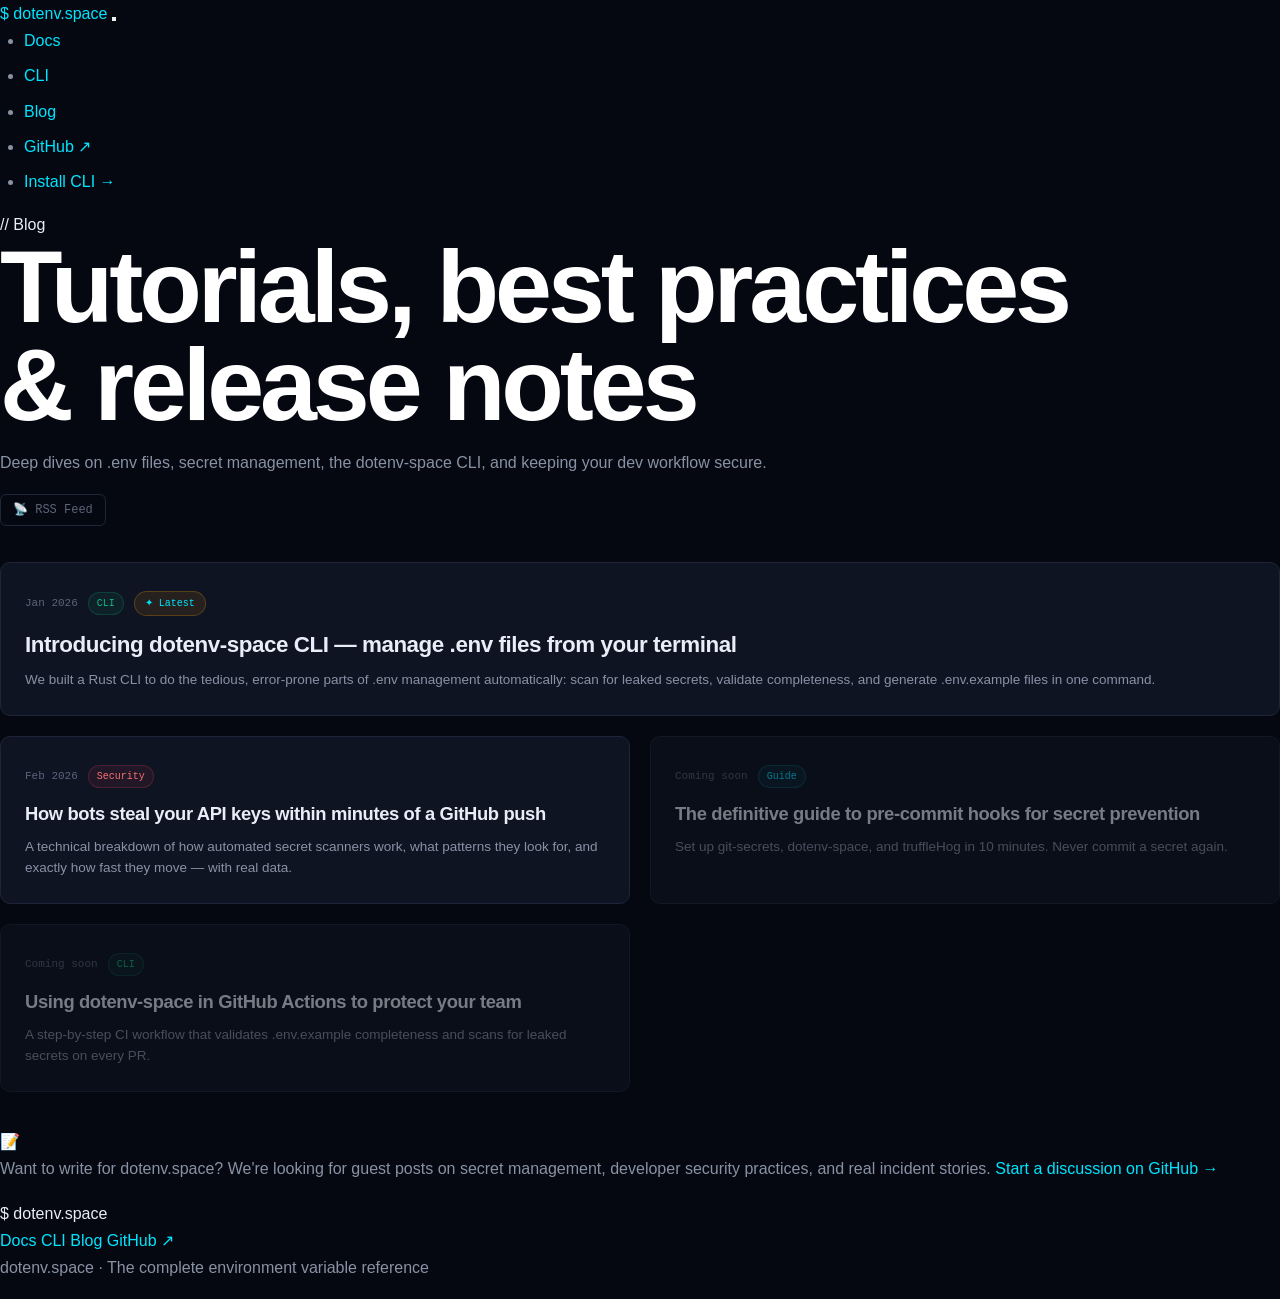
<file: blog/index.html>
<!DOCTYPE html>
<html lang="en">
<head>
<meta charset="UTF-8">
<meta name="viewport" content="width=device-width, initial-scale=1.0">
<title>Blog — dotenv.space</title>
<meta name="description" content="Tutorials, best practices, and release notes on .env files, secret management, and the dotenv-space CLI.">
<link rel="canonical" href="https://dotenv.space/blog/">
<link rel="alternate" type="application/rss+xml" title="dotenv.space blog" href="/blog/feed.xml">
<link rel="icon" href="data:image/svg+xml,<svg xmlns='http://www.w3.org/2000/svg' viewBox='0 0 100 100'><text y='.9em' font-size='90'>🔐</text></svg>">
<link rel="stylesheet" href="/assets/css/base.css">
<style>
.post-grid {
  display: grid;
  grid-template-columns: 1fr 1fr;
  gap: 20px;
  margin: 36px 0;
}
@media (max-width: 640px) { .post-grid { grid-template-columns: 1fr; } }

.post-card {
  background: var(--surface);
  border: 1px solid var(--border);
  border-radius: var(--radius);
  padding: 28px 24px 24px;
  text-decoration: none;
  display: block;
  transition: border-color .2s, transform .2s;
  position: relative;
  overflow: hidden;
}
.post-card::before {
  content: '';
  position: absolute;
  top: 0; left: 0; right: 0;
  height: 2px;
  background: linear-gradient(90deg, var(--accent), transparent);
  opacity: 0;
  transition: opacity .2s;
}
.post-card:hover { border-color: rgba(0,229,255,.3); transform: translateY(-2px); text-decoration: none; }
.post-card:hover::before { opacity: 1; }

.post-meta {
  display: flex;
  align-items: center;
  gap: 10px;
  margin-bottom: 14px;
}
.post-date {
  font-family: 'IBM Plex Mono', monospace;
  font-size: 11px;
  color: var(--dim);
}
.post-tag {
  font-family: 'IBM Plex Mono', monospace;
  font-size: 10px;
  padding: 2px 8px;
  border-radius: 100px;
  background: rgba(0,229,255,.08);
  border: 1px solid rgba(0,229,255,.2);
  color: var(--accent);
}
.post-tag.cli { background: rgba(16,185,129,.08); border-color: rgba(16,185,129,.2); color: var(--accent3); }
.post-tag.security { background: rgba(244,63,94,.08); border-color: rgba(244,63,94,.2); color: #f87171; }

.post-card h2 {
  font-family: 'Syne', sans-serif;
  font-size: 1.15rem;
  font-weight: 700;
  letter-spacing: -.02em;
  color: var(--text);
  margin-bottom: 10px;
  line-height: 1.3;
}
.post-card p {
  font-size: 13.5px;
  color: var(--muted);
  margin: 0;
  line-height: 1.6;
}

.post-card-featured {
  grid-column: 1 / -1;
  display: grid;
  grid-template-columns: 1fr auto;
  gap: 24px;
  align-items: start;
}
@media (max-width: 640px) { .post-card-featured { grid-template-columns: 1fr; } }
.post-card-featured h2 { font-size: 1.4rem; }

.featured-badge {
  font-family: 'IBM Plex Mono', monospace;
  font-size: 10px;
  background: rgba(245,158,11,.1);
  border: 1px solid rgba(245,158,11,.25);
  color: var(--warn);
  padding: 3px 10px;
  border-radius: 100px;
  white-space: nowrap;
}

.rss-link {
  display: inline-flex;
  align-items: center;
  gap: 6px;
  font-family: 'IBM Plex Mono', monospace;
  font-size: 12px;
  color: var(--dim);
  text-decoration: none;
  border: 1px solid var(--border);
  padding: 5px 12px;
  border-radius: 6px;
  transition: all .2s;
}
.rss-link:hover { color: var(--warn); border-color: rgba(245,158,11,.3); text-decoration: none; }
</style>
<script async src="https://plausible.io/js/pa-MTFkM-GKbC_JAqVNzkJ49.js"></script>
<script>window.plausible=window.plausible||function(){(plausible.q=plausible.q||[]).push(arguments)},plausible.init=plausible.init||function(i){plausible.o=i||{}};plausible.init()</script>
</head>
<body>

<nav>
  <a class="nav-logo" href="/"><span>$</span> dotenv<span>.space</span></a>
  <button class="nav-toggle" id="navToggle" aria-label="Toggle menu">
    <span></span><span></span><span></span>
  </button>
  <ul class="nav-links" id="navLinks">
    <li><a href="/">Docs</a></li>
    <li><a href="/cli/">CLI</a></li>
    <li><a href="/blog/" class="active">Blog</a></li>
    <li><a href="https://github.com/urwithajit9/dotenv-space-cli" target="_blank" rel="noopener">GitHub ↗</a></li>
    <li><a href="/cli/installation.html" class="nav-cta">Install CLI →</a></li>
  </ul>
</nav>

<div class="page-hero">
  <div class="section-label">// Blog</div>
  <h1>Tutorials, best practices<br>&amp; release notes</h1>
  <p>Deep dives on .env files, secret management, the dotenv-space CLI, and keeping your dev workflow secure.</p>
  <a href="/blog/feed.xml" class="rss-link">📡 RSS Feed</a>
</div>

<main>

<section class="section" style="padding-top: 0; border-top: none;">
  <div class="post-grid">

    <!-- Featured post -->
    <a class="post-card post-card-featured" href="/blog/posts/2026-01-dotenv-space-launch.html">
      <div>
        <div class="post-meta">
          <span class="post-date">Jan 2026</span>
          <span class="post-tag cli">CLI</span>
          <span class="featured-badge">✦ Latest</span>
        </div>
        <h2>Introducing dotenv-space CLI — manage .env files from your terminal</h2>
        <p>We built a Rust CLI to do the tedious, error-prone parts of .env management automatically: scan for leaked secrets, validate completeness, and generate .env.example files in one command.</p>
      </div>
    </a>

    <!-- Post 2 -->
    <a class="post-card" href="/blog/posts/2026-02-secret-scanning-guide.html">
      <div class="post-meta">
        <span class="post-date">Feb 2026</span>
        <span class="post-tag security">Security</span>
      </div>
      <h2>How bots steal your API keys within minutes of a GitHub push</h2>
      <p>A technical breakdown of how automated secret scanners work, what patterns they look for, and exactly how fast they move — with real data.</p>
    </a>

    <!-- Placeholder posts (to be written) -->
    <a class="post-card" href="#" style="opacity:.5; pointer-events:none; cursor:default;">
      <div class="post-meta">
        <span class="post-date">Coming soon</span>
        <span class="post-tag">Guide</span>
      </div>
      <h2>The definitive guide to pre-commit hooks for secret prevention</h2>
      <p>Set up git-secrets, dotenv-space, and truffleHog in 10 minutes. Never commit a secret again.</p>
    </a>

    <a class="post-card" href="#" style="opacity:.5; pointer-events:none; cursor:default;">
      <div class="post-meta">
        <span class="post-date">Coming soon</span>
        <span class="post-tag cli">CLI</span>
      </div>
      <h2>Using dotenv-space in GitHub Actions to protect your team</h2>
      <p>A step-by-step CI workflow that validates .env.example completeness and scans for leaked secrets on every PR.</p>
    </a>

  </div>

  <div class="callout info">
    <span class="ci-icon">📝</span>
    <p>Want to write for dotenv.space? We're looking for guest posts on secret management, developer security practices, and real incident stories. <a href="https://github.com/urwithajit9/dotenv-space-cli/discussions" target="_blank" rel="noopener">Start a discussion on GitHub →</a></p>
  </div>
</section>

</main>

<footer>
  <div class="footer-logo"><span>$ </span>dotenv<span>.space</span></div>
  <div class="footer-links">
    <a href="/">Docs</a>
    <a href="/cli/">CLI</a>
    <a href="/blog/">Blog</a>
    <a href="https://github.com/urwithajit9/dotenv-space-cli" target="_blank" rel="noopener">GitHub ↗</a>
  </div>
  <p>dotenv.space · The complete environment variable reference</p>
</footer>

<script src="/assets/js/main.js"></script>
</body>
</html>
</file>
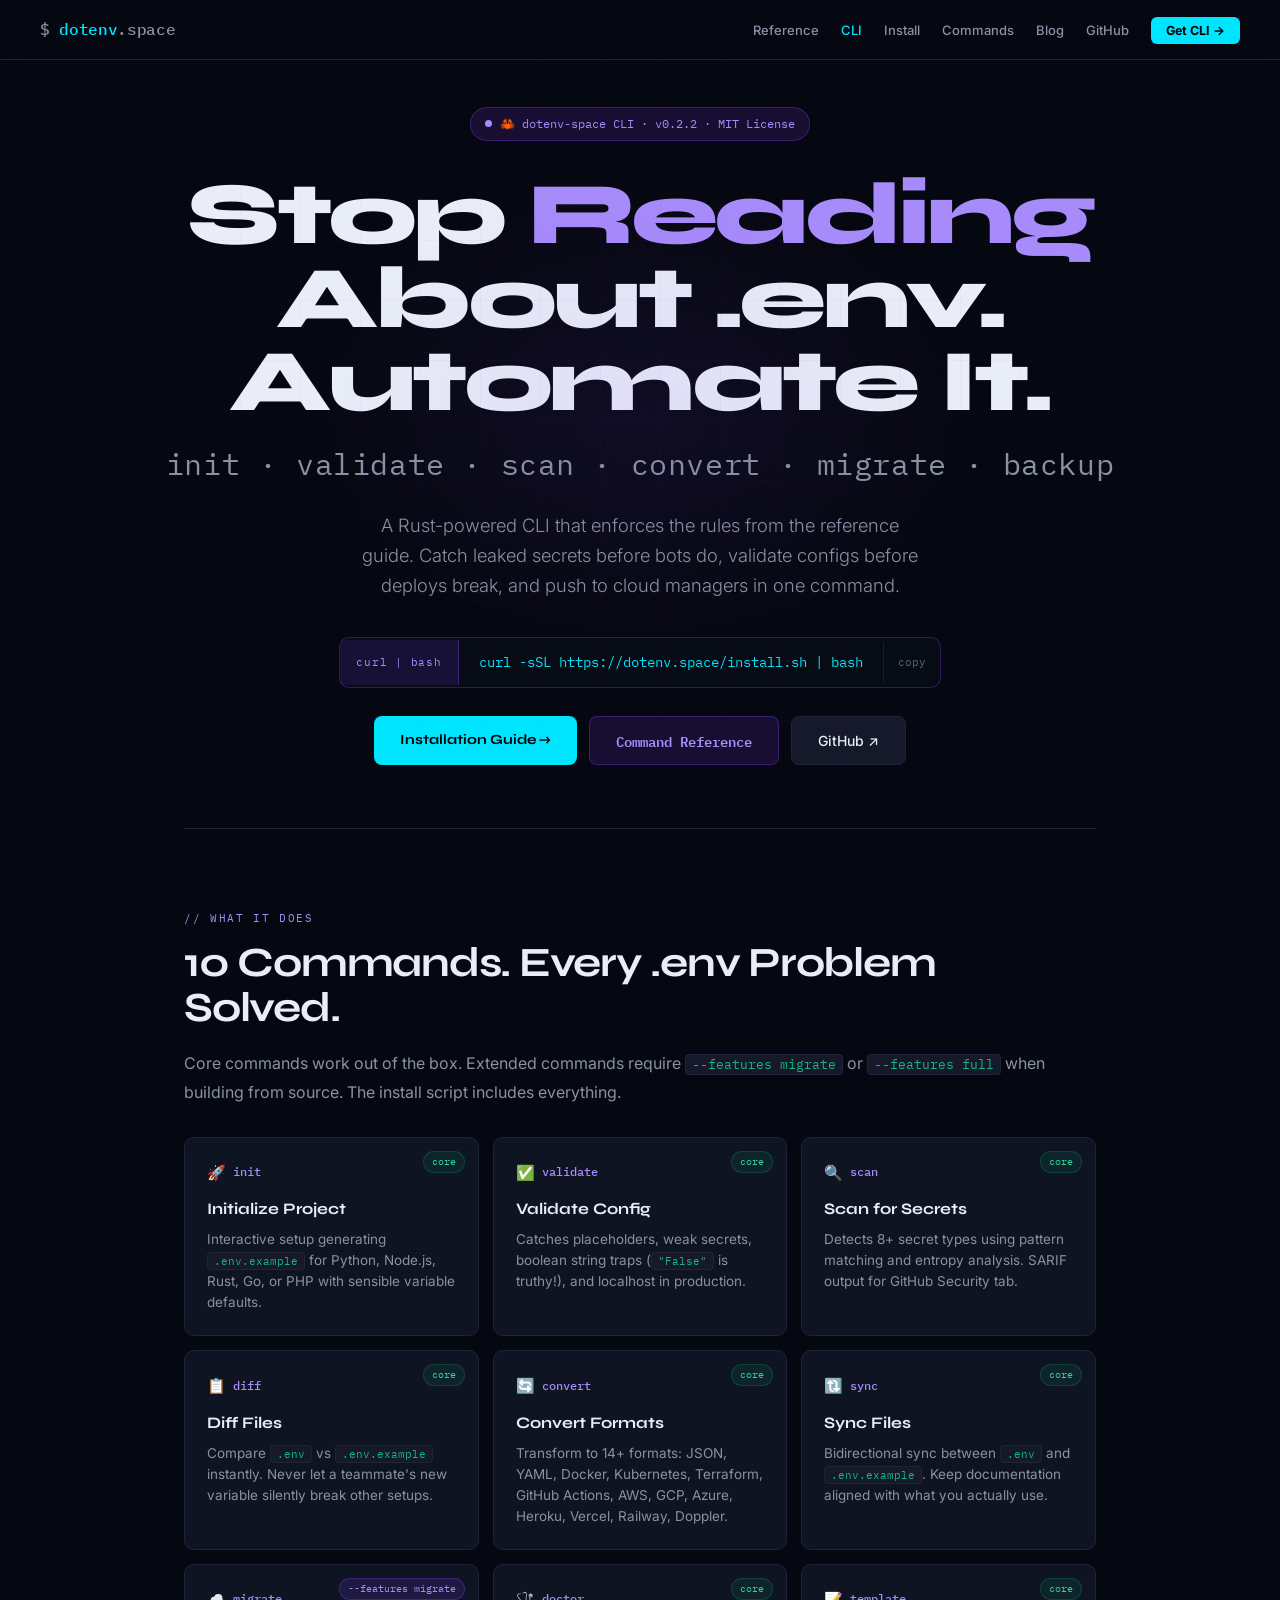
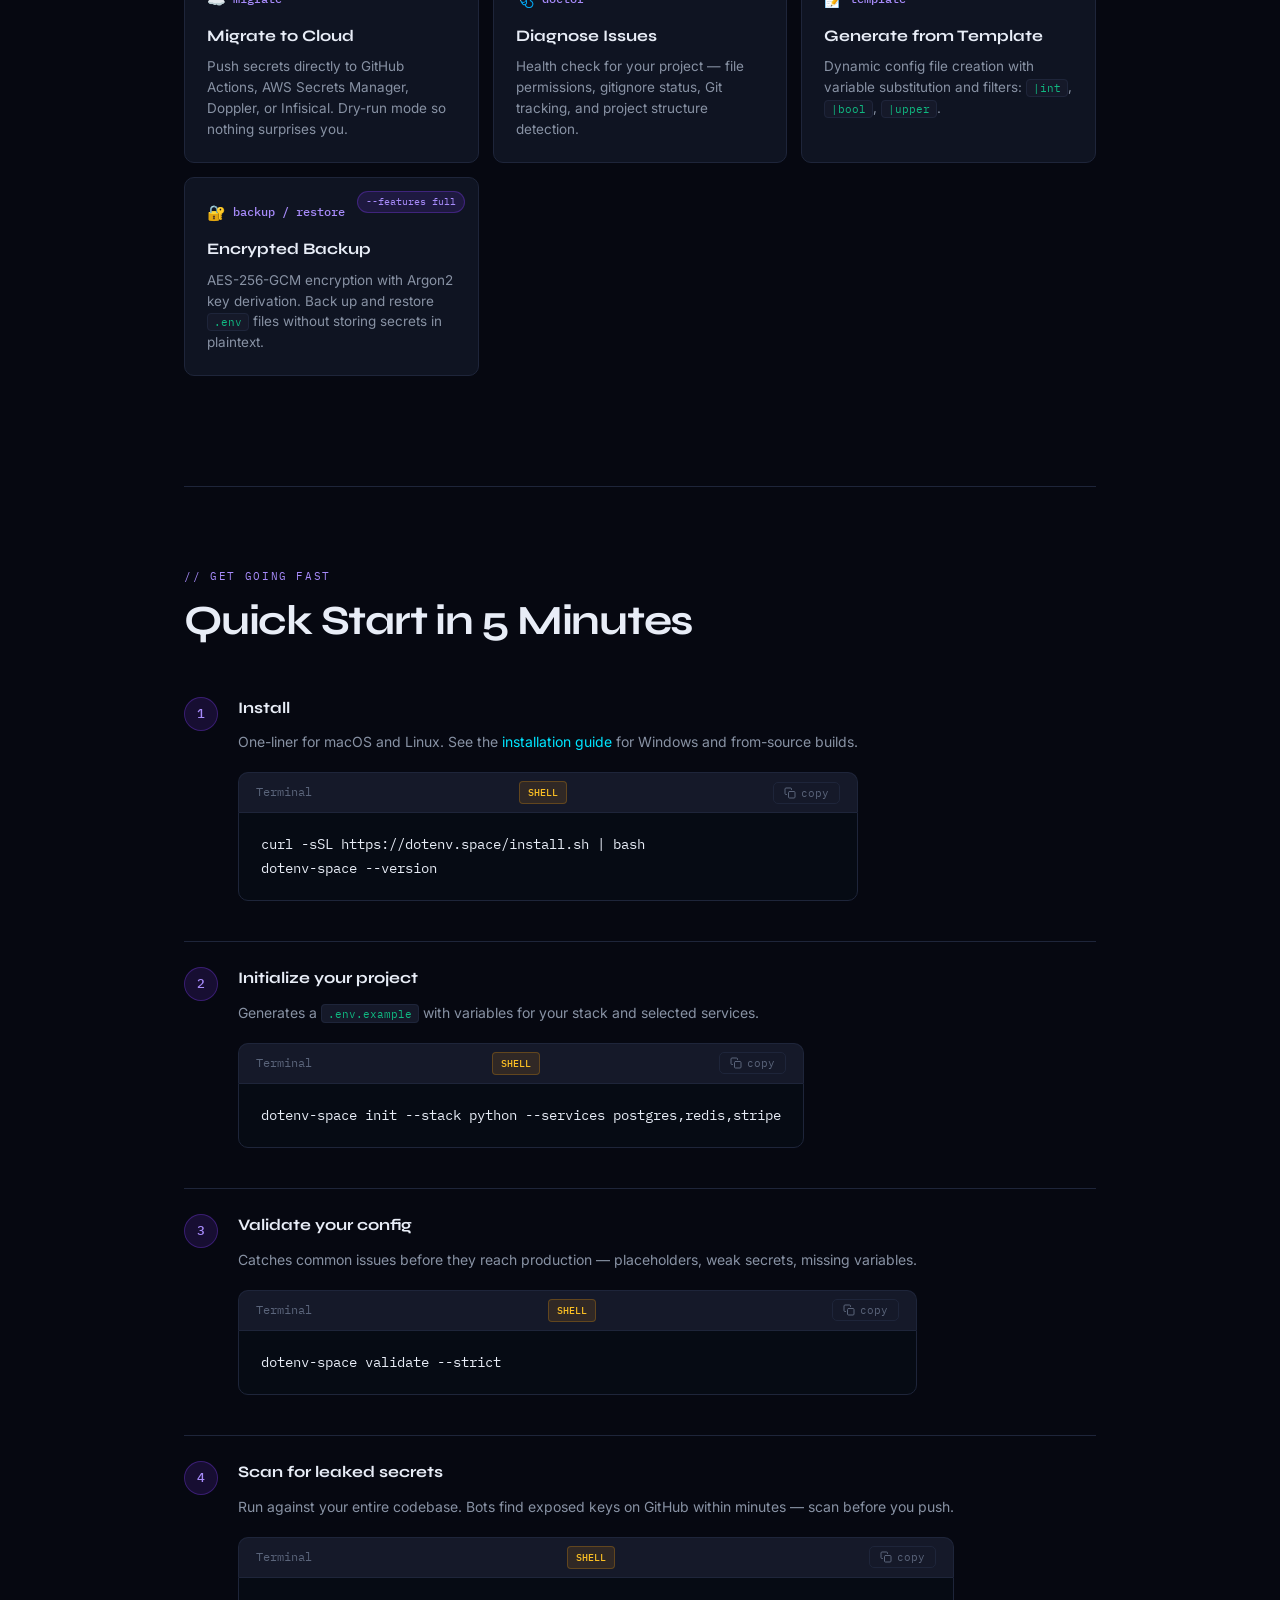
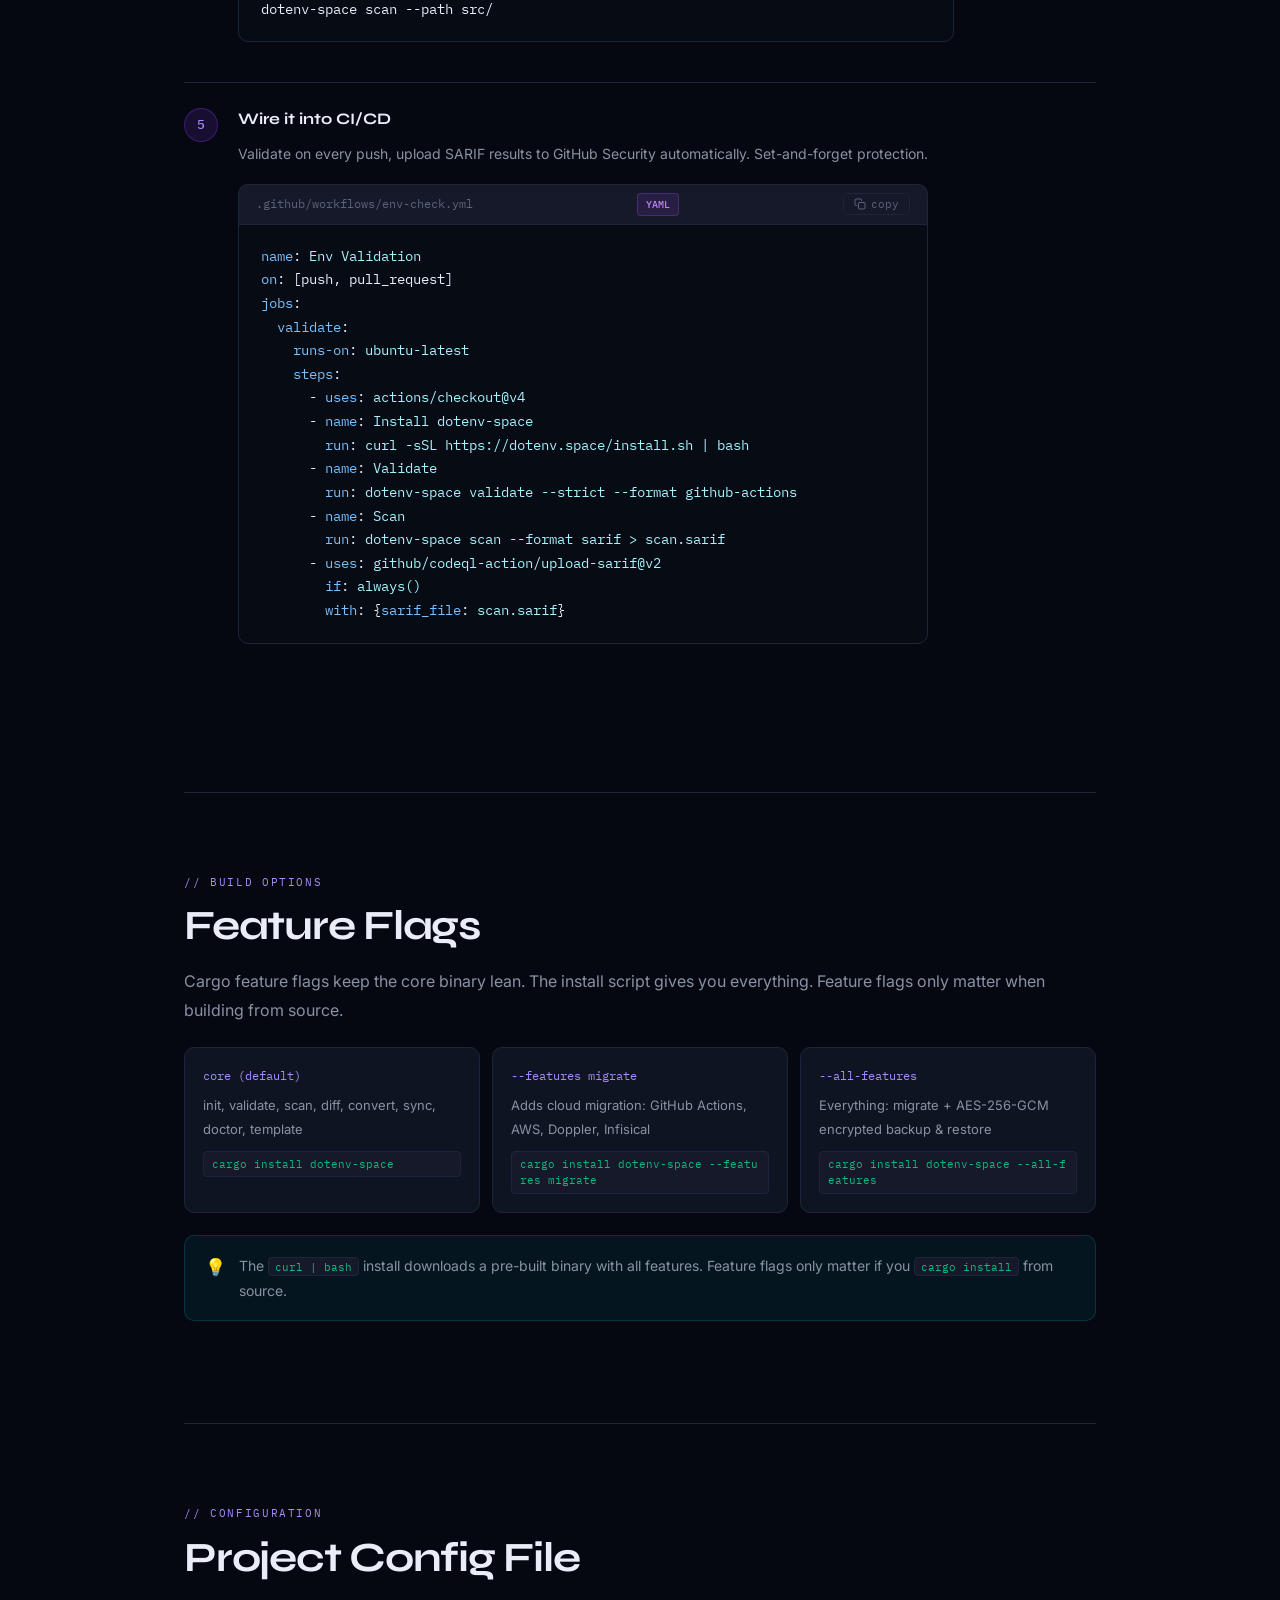
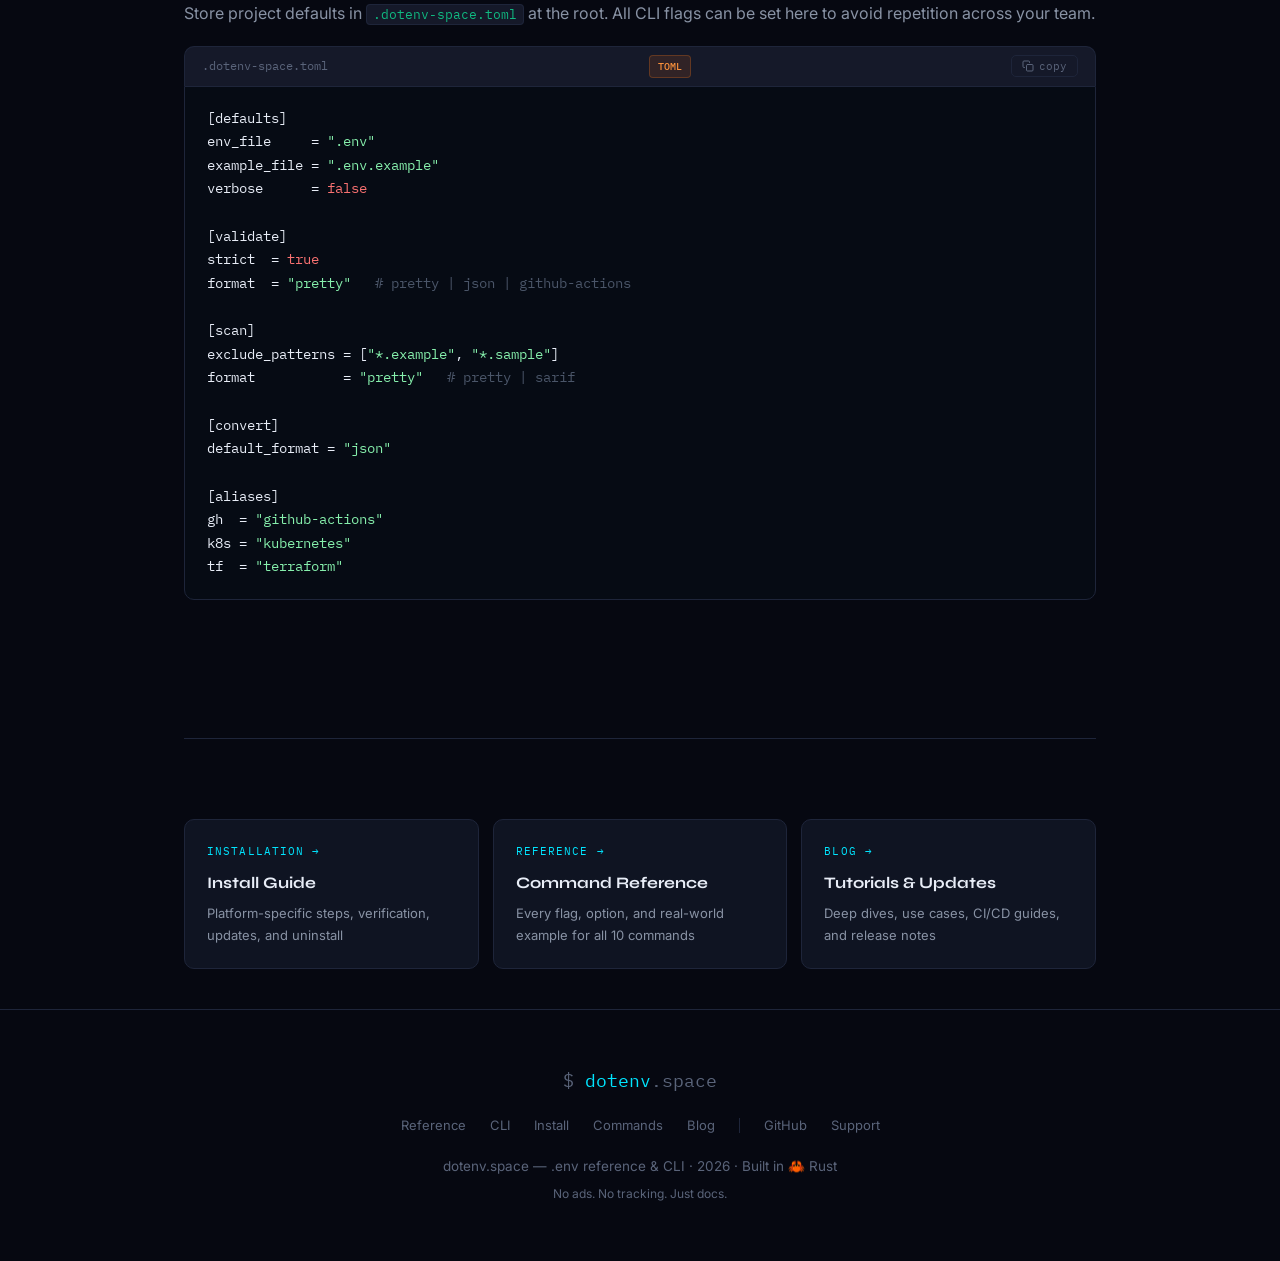
<file: cli/index.html>
<!DOCTYPE html>
<html lang="en">
<head>
<meta charset="UTF-8">
<meta name="viewport" content="width=device-width, initial-scale=1.0">
<title>dotenv-space CLI — Validate, Scan &amp; Migrate .env Files</title>
<meta name="description" content="The dotenv-space CLI: validate .env files, scan for secrets, convert formats, and migrate to AWS, GitHub Actions, Doppler. Built in Rust.">
<link rel="canonical" href="https://dotenv.space/cli/">
<link rel="icon" href="data:image/svg+xml,<svg xmlns='http://www.w3.org/2000/svg' viewBox='0 0 100 100'><text y='.9em' font-size='90'>🦀</text></svg>">
<style>
@import url('https://fonts.googleapis.com/css2?family=Syne:wght@400;600;700;800&family=IBM+Plex+Mono:wght@400;500&family=Inter:wght@300;400;500&display=swap');
:root{--bg:#060811;--surface:#0f1422;--surface2:#151929;--border:#1e253a;--accent:#00e5ff;--accent3:#10b981;--text:#e8edf7;--muted:#8892a4;--dim:#5a647a;--radius:10px;--purple:#a78bfa;--purple-bg:rgba(124,58,237,.15);--purple-border:rgba(124,58,237,.35)}
*,*::before,*::after{box-sizing:border-box;margin:0;padding:0}
html{scroll-behavior:smooth}
body{font-family:'Inter',sans-serif;background:var(--bg);color:var(--text);line-height:1.7;font-size:16px;overflow-x:hidden}
/* NAV */
nav{position:fixed;top:0;left:0;right:0;z-index:100;background:rgba(6,8,17,.88);backdrop-filter:blur(16px);border-bottom:1px solid var(--border);padding:0 40px;height:60px;display:flex;align-items:center;justify-content:space-between}
.nav-logo{font-family:'IBM Plex Mono',monospace;font-size:1rem;color:var(--accent);text-decoration:none;font-weight:500;letter-spacing:-.02em}
.nav-logo span{color:var(--muted)}
.nav-links{display:flex;gap:22px;list-style:none;align-items:center}
.nav-links a{color:var(--muted);text-decoration:none;font-size:13px;font-weight:500;transition:color .2s}
.nav-links a:hover,.nav-active{color:var(--accent)!important}
.nav-cta{background:var(--accent)!important;color:#000!important;padding:6px 15px;border-radius:6px;font-weight:700!important;font-size:12.5px!important}
.nav-toggle{display:none;flex-direction:column;gap:5px;background:none;border:none;cursor:pointer;padding:4px}
.nav-toggle span{display:block;width:22px;height:2px;background:var(--muted);border-radius:2px}
@media(max-width:768px){nav{padding:0 20px}.nav-toggle{display:flex}.nav-links{display:none;position:absolute;top:60px;left:0;right:0;background:rgba(6,8,17,.97);border-bottom:1px solid var(--border);flex-direction:column;padding:16px 24px 20px;gap:4px}.nav-links.open{display:flex}.nav-links a{padding:10px 0;border-bottom:1px solid var(--border)}.nav-links li:last-child a{border-bottom:none}}
/* HERO */
.hero{min-height:92vh;display:flex;flex-direction:column;align-items:center;justify-content:center;text-align:center;padding:100px 24px 56px;position:relative;overflow:hidden}
.hero-grid{position:absolute;inset:0;background-image:linear-gradient(rgba(124,58,237,.05) 1px,transparent 1px),linear-gradient(90deg,rgba(124,58,237,.05) 1px,transparent 1px);background-size:60px 60px;mask-image:radial-gradient(ellipse 80% 80% at 50% 50%,black,transparent)}
.hero-glow{position:absolute;width:700px;height:500px;background:radial-gradient(ellipse,rgba(124,58,237,.09) 0%,transparent 65%);top:50%;left:50%;transform:translate(-50%,-50%);pointer-events:none}
.hero-badge{display:inline-flex;align-items:center;gap:8px;background:var(--purple-bg);border:1px solid var(--purple-border);color:var(--purple);font-family:'IBM Plex Mono',monospace;font-size:12px;padding:6px 14px;border-radius:100px;margin-bottom:32px}
.hero-badge::before{content:'';width:7px;height:7px;background:var(--purple);border-radius:50%;animation:pulse 2s infinite}
@keyframes pulse{0%,100%{opacity:1}50%{opacity:.35}}
.hero h1{font-family:'Syne',sans-serif;font-size:clamp(2.8rem,7vw,5.5rem);font-weight:800;line-height:.95;letter-spacing:-.04em;margin-bottom:22px}
.hero h1 em{font-style:normal;color:var(--purple)}
.hero h1 .mono-sub{display:block;font-family:'IBM Plex Mono',monospace;font-size:.34em;color:var(--muted);font-weight:400;letter-spacing:.02em;margin-top:16px;line-height:1.6}
.hero-sub{font-size:clamp(1rem,2vw,1.15rem);color:var(--muted);max-width:560px;margin:0 auto 36px;font-weight:300;line-height:1.65}
/* install box */
.install-box{display:inline-flex;align-items:center;background:#060b14;border:1px solid var(--purple-border);border-radius:10px;overflow:hidden;font-family:'IBM Plex Mono',monospace;margin-bottom:28px;max-width:100%}
.i-prefix{padding:13px 16px;background:var(--purple-bg);color:var(--purple);border-right:1px solid var(--purple-border);font-size:11px;letter-spacing:.07em;white-space:nowrap}
.i-cmd{padding:13px 20px;color:var(--accent);font-size:13.5px;white-space:nowrap;overflow:hidden;text-overflow:ellipsis}
.i-copy{padding:13px 14px;background:transparent;border:none;border-left:1px solid rgba(124,58,237,.2);color:var(--dim);cursor:pointer;font-family:'IBM Plex Mono',monospace;font-size:11px;transition:color .2s,background .2s;white-space:nowrap}
.i-copy:hover{color:var(--accent);background:rgba(0,229,255,.06)}
.i-copy.copied{color:var(--accent3)}
/* action buttons */
.hero-actions{display:flex;gap:12px;flex-wrap:wrap;justify-content:center;margin-bottom:0}
.btn-p{background:var(--accent);color:#000;font-weight:700;font-size:14px;padding:12px 26px;border-radius:8px;text-decoration:none;font-family:'Syne',sans-serif;transition:opacity .2s,transform .2s}
.btn-p:hover{opacity:.87;transform:translateY(-1px)}
.btn-ghost{background:var(--surface2);color:var(--text);font-size:14px;padding:12px 26px;border-radius:8px;text-decoration:none;border:1px solid var(--border);font-weight:500;transition:border-color .2s,transform .2s}
.btn-ghost:hover{border-color:var(--accent);transform:translateY(-1px)}
.btn-purple{background:var(--purple-bg);color:var(--purple);font-weight:600;font-size:14px;padding:12px 26px;border-radius:8px;text-decoration:none;border:1px solid var(--purple-border);font-family:'IBM Plex Mono',monospace;transition:all .2s}
.btn-purple:hover{background:rgba(124,58,237,.28);transform:translateY(-1px)}
/* MAIN */
main{max-width:960px;margin:0 auto;padding:0 24px}
.section{padding:80px 0;border-top:1px solid var(--border)}
.section-label{font-family:'IBM Plex Mono',monospace;font-size:11px;color:var(--purple);text-transform:uppercase;letter-spacing:.15em;margin-bottom:12px}
h2{font-family:'Syne',sans-serif;font-size:clamp(1.8rem,4vw,2.6rem);font-weight:700;letter-spacing:-.03em;line-height:1.1;margin-bottom:18px}
h3{font-family:'Syne',sans-serif;font-size:1.15rem;font-weight:700;margin:36px 0 12px;color:var(--text)}
p{color:var(--muted);margin-bottom:16px;line-height:1.8}
p strong{color:var(--text);font-weight:500}
a{color:var(--accent);text-decoration:none}
a:hover{text-decoration:underline}
/* cmd cards */
.cmd-grid{display:grid;grid-template-columns:repeat(auto-fill,minmax(278px,1fr));gap:14px;margin:30px 0}
.cmd-card{background:var(--surface);border:1px solid var(--border);border-radius:var(--radius);padding:22px;text-decoration:none;display:block;position:relative;overflow:hidden;transition:border-color .2s,transform .2s}
.cmd-card:hover{border-color:rgba(124,58,237,.45);transform:translateY(-2px);text-decoration:none}
.cmd-tag{font-family:'IBM Plex Mono',monospace;font-size:12px;font-weight:500;color:var(--purple);margin-bottom:10px;display:flex;align-items:center;gap:7px}
.cmd-icon{font-size:15px}
.cmd-card h4{font-family:'Syne',sans-serif;font-size:1rem;font-weight:700;color:var(--text);margin-bottom:7px}
.cmd-card p{color:var(--muted);font-size:13.5px;margin:0;line-height:1.55}
.cmd-badge{position:absolute;top:13px;right:13px;font-family:'IBM Plex Mono',monospace;font-size:9.5px;padding:2px 8px;border-radius:100px;background:rgba(16,185,129,.1);color:#34d399;border:1px solid rgba(16,185,129,.2)}
.cmd-badge.feat{background:var(--purple-bg);color:var(--purple);border-color:var(--purple-border)}
/* quick steps */
.quick-steps{display:flex;flex-direction:column;gap:0;margin:28px 0}
.qstep{display:flex;gap:20px;padding:22px 0;border-bottom:1px solid var(--border)}
.qstep:last-child{border-bottom:none}
.qnum{width:34px;height:34px;border-radius:50%;background:var(--purple-bg);border:1px solid var(--purple-border);color:var(--purple);font-family:'IBM Plex Mono',monospace;font-size:13px;font-weight:500;display:flex;align-items:center;justify-content:center;flex-shrink:0;margin-top:3px}
.qbody h4{font-family:'Syne',sans-serif;font-weight:700;font-size:1rem;margin-bottom:8px;color:var(--text)}
.qbody p{font-size:14px;margin-bottom:10px}
.qbody p:last-child{margin-bottom:0}
/* code */
.code-wrap{margin:18px 0}
.code-bar{display:flex;align-items:center;justify-content:space-between;background:var(--surface2);border:1px solid var(--border);border-bottom:none;border-radius:var(--radius) var(--radius) 0 0;padding:8px 17px;font-family:'IBM Plex Mono',monospace;font-size:12px;color:var(--dim)}
.lang-sh{padding:2px 8px;border-radius:4px;font-size:10px;font-weight:500;background:rgba(245,158,11,.12);color:#fbbf24;border:1px solid rgba(245,158,11,.25)}
.lang-yml{padding:2px 8px;border-radius:4px;font-size:10px;font-weight:500;background:rgba(168,85,247,.12);color:#c084fc;border:1px solid rgba(168,85,247,.25)}
.lang-toml{padding:2px 8px;border-radius:4px;font-size:10px;font-weight:500;background:rgba(249,115,22,.12);color:#fb923c;border:1px solid rgba(249,115,22,.25)}
pre{background:#060b14;border:1px solid var(--border);border-radius:0 0 var(--radius) var(--radius);padding:20px 22px;overflow-x:auto;font-family:'IBM Plex Mono',monospace;font-size:13.5px;line-height:1.75}
.ic{font-family:'IBM Plex Mono',monospace;font-size:.82em;background:var(--surface2);border:1px solid var(--border);padding:1px 6px;border-radius:4px;color:var(--accent3)}
.ck{color:#79c0ff}.cv{color:#a5f3fc}.cc{color:#4a5568}.cs{color:#86efac}.cw{color:#f87171}.cf{color:#c4b5fd}
/* callouts */
.callout{border-radius:var(--radius);padding:17px 20px;margin:22px 0;display:flex;gap:13px;font-size:14px}
.callout p{margin:0;font-size:14px}
.ci-icon{font-size:17px;flex-shrink:0}
.info{background:rgba(0,229,255,.06);border:1px solid rgba(0,229,255,.15)}
.tip{background:rgba(16,185,129,.06);border:1px solid rgba(16,185,129,.15)}
/* flags */
.flags-row{display:grid;grid-template-columns:1fr 1fr 1fr;gap:12px;margin:22px 0}
@media(max-width:680px){.flags-row{grid-template-columns:1fr}}
.flag-card{background:var(--surface);border:1px solid var(--border);border-radius:var(--radius);padding:18px}
.flag-name{font-family:'IBM Plex Mono',monospace;font-size:12px;color:var(--purple);margin-bottom:8px}
.flag-card p{font-size:13px;margin:0 0 10px;color:var(--muted)}
.flag-cmd{font-family:'IBM Plex Mono',monospace;font-size:11px;color:var(--accent3);background:var(--surface2);border:1px solid var(--border);padding:4px 8px;border-radius:4px;display:block;word-break:break-all;line-height:1.5}
/* copy btn */
.copy-btn{display:flex;align-items:center;gap:5px;background:transparent;border:1px solid var(--border);border-radius:5px;color:var(--dim);font-family:'IBM Plex Mono',monospace;font-size:11px;padding:3px 10px;cursor:pointer;transition:all .18s;flex-shrink:0}
.copy-btn:hover{border-color:var(--accent);color:var(--accent);background:rgba(0,229,255,.06)}
.copy-btn.copied{border-color:var(--accent3);color:var(--accent3)}
/* nav cards */
.nav-cards{display:grid;grid-template-columns:1fr 1fr 1fr;gap:14px;padding:40px 0}
@media(max-width:680px){.nav-cards{grid-template-columns:1fr}}
.nav-card{background:var(--surface);border:1px solid var(--border);border-radius:var(--radius);padding:22px;text-decoration:none;display:block;transition:border-color .2s}
.nav-card:hover{border-color:rgba(0,229,255,.35);text-decoration:none}
.nc-label{font-family:'IBM Plex Mono',monospace;font-size:11px;color:var(--accent);margin-bottom:8px;text-transform:uppercase;letter-spacing:.1em}
.nc-title{font-family:'Syne',sans-serif;font-weight:700;color:var(--text);margin-bottom:6px;font-size:1rem}
.nc-desc{color:var(--muted);font-size:13px}
/* footer */
footer{border-top:1px solid var(--border);padding:56px 24px;text-align:center}
.footer-logo{font-family:'IBM Plex Mono',monospace;font-size:1.1rem;color:var(--accent);margin-bottom:16px}
.footer-logo span{color:var(--dim)}
footer p{color:var(--dim);font-size:13.5px;margin:0}
.footer-links{display:flex;gap:24px;justify-content:center;margin:18px 0;flex-wrap:wrap}
.footer-links a{color:var(--dim);font-size:13px;transition:color .2s}
.footer-links a:hover{color:var(--accent);text-decoration:none}
.footer-sep{width:1px;height:15px;background:var(--border);align-self:center;display:inline-block}
.hr{border:none;border-top:1px solid var(--border);margin:40px 0}
</style>
<script async src="https://plausible.io/js/pa-MTFkM-GKbC_JAqVNzkJ49.js"></script>
<script>window.plausible=window.plausible||function(){(plausible.q=plausible.q||[]).push(arguments)},plausible.init=plausible.init||function(i){plausible.o=i||{}};plausible.init()</script>
</head>
<body>

<nav>
  <a class="nav-logo" href="/"><span>$</span> dotenv<span>.space</span></a>
  <button class="nav-toggle" id="navToggle" aria-label="Toggle menu">
    <span></span><span></span><span></span>
  </button>
  <ul class="nav-links" id="navLinks">
    <li><a href="/">Reference</a></li>
    <li><a href="/cli/" class="nav-active">CLI</a></li>
    <li><a href="/cli/installation.html">Install</a></li>
    <li><a href="/cli/commands.html">Commands</a></li>
    <li><a href="/blog/">Blog</a></li>
    <li><a href="https://github.com/urwithajit9/dotenv-space" target="_blank" rel="noopener">GitHub</a></li>
    <li><a href="/cli/installation.html" class="nav-cta">Get CLI →</a></li>
  </ul>
</nav>

<!-- HERO -->
<section class="hero">
  <div class="hero-grid"></div>
  <div class="hero-glow"></div>
  <div class="hero-badge">🦀 dotenv-space CLI · v0.2.2 · MIT License</div>
  <h1>
    Stop <em>Reading</em><br>About .env.<br>Automate It.
    <span class="mono-sub">init · validate · scan · convert · migrate · backup</span>
  </h1>
  <p class="hero-sub">
    A Rust-powered CLI that enforces the rules from the reference guide. Catch leaked secrets before bots do, validate configs before deploys break, and push to cloud managers in one command.
  </p>
  <div class="install-box">
    <span class="i-prefix">curl | bash</span>
    <span class="i-cmd" id="iCmd">curl -sSL https://dotenv.space/install.sh | bash</span>
    <button class="i-copy" id="iCopy">copy</button>
  </div>
  <div class="hero-actions">
    <a href="/cli/installation.html" class="btn-p">Installation Guide →</a>
    <a href="/cli/commands.html" class="btn-purple">Command Reference</a>
    <a href="https://github.com/urwithajit9/dotenv-space" class="btn-ghost" target="_blank" rel="noopener">GitHub ↗</a>
  </div>
</section>

<main>

<!-- COMMANDS -->
<section class="section" id="commands">
  <div class="section-label">// What It Does</div>
  <h2>10 Commands. Every .env Problem Solved.</h2>
  <p>Core commands work out of the box. Extended commands require <code class="ic">--features migrate</code> or <code class="ic">--features full</code> when building from source. The install script includes everything.</p>

  <div class="cmd-grid">
    <a href="/cli/commands.html#init" class="cmd-card">
      <div class="cmd-tag"><span class="cmd-icon">🚀</span> init</div>
      <h4>Initialize Project</h4>
      <p>Interactive setup generating <code class="ic">.env.example</code> for Python, Node.js, Rust, Go, or PHP with sensible variable defaults.</p>
      <span class="cmd-badge">core</span>
    </a>
    <a href="/cli/commands.html#validate" class="cmd-card">
      <div class="cmd-tag"><span class="cmd-icon">✅</span> validate</div>
      <h4>Validate Config</h4>
      <p>Catches placeholders, weak secrets, boolean string traps (<code class="ic">"False"</code> is truthy!), and localhost in production.</p>
      <span class="cmd-badge">core</span>
    </a>
    <a href="/cli/commands.html#scan" class="cmd-card">
      <div class="cmd-tag"><span class="cmd-icon">🔍</span> scan</div>
      <h4>Scan for Secrets</h4>
      <p>Detects 8+ secret types using pattern matching and entropy analysis. SARIF output for GitHub Security tab.</p>
      <span class="cmd-badge">core</span>
    </a>
    <a href="/cli/commands.html#diff" class="cmd-card">
      <div class="cmd-tag"><span class="cmd-icon">📋</span> diff</div>
      <h4>Diff Files</h4>
      <p>Compare <code class="ic">.env</code> vs <code class="ic">.env.example</code> instantly. Never let a teammate's new variable silently break other setups.</p>
      <span class="cmd-badge">core</span>
    </a>
    <a href="/cli/commands.html#convert" class="cmd-card">
      <div class="cmd-tag"><span class="cmd-icon">🔄</span> convert</div>
      <h4>Convert Formats</h4>
      <p>Transform to 14+ formats: JSON, YAML, Docker, Kubernetes, Terraform, GitHub Actions, AWS, GCP, Azure, Heroku, Vercel, Railway, Doppler.</p>
      <span class="cmd-badge">core</span>
    </a>
    <a href="/cli/commands.html#sync" class="cmd-card">
      <div class="cmd-tag"><span class="cmd-icon">🔃</span> sync</div>
      <h4>Sync Files</h4>
      <p>Bidirectional sync between <code class="ic">.env</code> and <code class="ic">.env.example</code>. Keep documentation aligned with what you actually use.</p>
      <span class="cmd-badge">core</span>
    </a>
    <a href="/cli/commands.html#migrate" class="cmd-card">
      <div class="cmd-tag"><span class="cmd-icon">☁️</span> migrate</div>
      <h4>Migrate to Cloud</h4>
      <p>Push secrets directly to GitHub Actions, AWS Secrets Manager, Doppler, or Infisical. Dry-run mode so nothing surprises you.</p>
      <span class="cmd-badge feat">--features migrate</span>
    </a>
    <a href="/cli/commands.html#doctor" class="cmd-card">
      <div class="cmd-tag"><span class="cmd-icon">🩺</span> doctor</div>
      <h4>Diagnose Issues</h4>
      <p>Health check for your project — file permissions, gitignore status, Git tracking, and project structure detection.</p>
      <span class="cmd-badge">core</span>
    </a>
    <a href="/cli/commands.html#template" class="cmd-card">
      <div class="cmd-tag"><span class="cmd-icon">📝</span> template</div>
      <h4>Generate from Template</h4>
      <p>Dynamic config file creation with variable substitution and filters: <code class="ic">|int</code>, <code class="ic">|bool</code>, <code class="ic">|upper</code>.</p>
      <span class="cmd-badge">core</span>
    </a>
    <a href="/cli/commands.html#backup" class="cmd-card">
      <div class="cmd-tag"><span class="cmd-icon">🔐</span> backup / restore</div>
      <h4>Encrypted Backup</h4>
      <p>AES-256-GCM encryption with Argon2 key derivation. Back up and restore <code class="ic">.env</code> files without storing secrets in plaintext.</p>
      <span class="cmd-badge feat">--features full</span>
    </a>
  </div>
</section>

<!-- QUICK START -->
<section class="section" id="quickstart">
  <div class="section-label">// Get Going Fast</div>
  <h2>Quick Start in 5 Minutes</h2>

  <div class="quick-steps">
    <div class="qstep">
      <div class="qnum">1</div>
      <div class="qbody">
        <h4>Install</h4>
        <p>One-liner for macOS and Linux. See the <a href="/cli/installation.html">installation guide</a> for Windows and from-source builds.</p>
        <div class="code-wrap">
          <div class="code-bar"><span>Terminal</span><span class="lang-sh">SHELL</span></div>
          <pre>curl -sSL https://dotenv.space/install.sh | bash
dotenv-space --version</pre>
        </div>
      </div>
    </div>
    <div class="qstep">
      <div class="qnum">2</div>
      <div class="qbody">
        <h4>Initialize your project</h4>
        <p>Generates a <code class="ic">.env.example</code> with variables for your stack and selected services.</p>
        <div class="code-wrap">
          <div class="code-bar"><span>Terminal</span><span class="lang-sh">SHELL</span></div>
          <pre>dotenv-space init --stack python --services postgres,redis,stripe</pre>
        </div>
      </div>
    </div>
    <div class="qstep">
      <div class="qnum">3</div>
      <div class="qbody">
        <h4>Validate your config</h4>
        <p>Catches common issues before they reach production — placeholders, weak secrets, missing variables.</p>
        <div class="code-wrap">
          <div class="code-bar"><span>Terminal</span><span class="lang-sh">SHELL</span></div>
          <pre>dotenv-space validate --strict</pre>
        </div>
      </div>
    </div>
    <div class="qstep">
      <div class="qnum">4</div>
      <div class="qbody">
        <h4>Scan for leaked secrets</h4>
        <p>Run against your entire codebase. Bots find exposed keys on GitHub within minutes — scan before you push.</p>
        <div class="code-wrap">
          <div class="code-bar"><span>Terminal</span><span class="lang-sh">SHELL</span></div>
          <pre>dotenv-space scan --path src/</pre>
        </div>
      </div>
    </div>
    <div class="qstep">
      <div class="qnum">5</div>
      <div class="qbody">
        <h4>Wire it into CI/CD</h4>
        <p>Validate on every push, upload SARIF results to GitHub Security automatically. Set-and-forget protection.</p>
        <div class="code-wrap">
          <div class="code-bar"><span>.github/workflows/env-check.yml</span><span class="lang-yml">YAML</span></div>
          <pre><span class="ck">name</span>: <span class="cv">Env Validation</span>
<span class="ck">on</span>: [push, pull_request]
<span class="ck">jobs</span>:
  <span class="ck">validate</span>:
    <span class="ck">runs-on</span>: <span class="cv">ubuntu-latest</span>
    <span class="ck">steps</span>:
      - <span class="ck">uses</span>: <span class="cv">actions/checkout@v4</span>
      - <span class="ck">name</span>: <span class="cv">Install dotenv-space</span>
        <span class="ck">run</span>: <span class="cv">curl -sSL https://dotenv.space/install.sh | bash</span>
      - <span class="ck">name</span>: <span class="cv">Validate</span>
        <span class="ck">run</span>: <span class="cv">dotenv-space validate --strict --format github-actions</span>
      - <span class="ck">name</span>: <span class="cv">Scan</span>
        <span class="ck">run</span>: <span class="cv">dotenv-space scan --format sarif > scan.sarif</span>
      - <span class="ck">uses</span>: <span class="cv">github/codeql-action/upload-sarif@v2</span>
        <span class="ck">if</span>: <span class="cv">always()</span>
        <span class="ck">with</span>: {<span class="ck">sarif_file</span>: <span class="cv">scan.sarif</span>}</pre>
        </div>
      </div>
    </div>
  </div>
</section>

<!-- FEATURE FLAGS -->
<section class="section" id="features">
  <div class="section-label">// Build Options</div>
  <h2>Feature Flags</h2>
  <p>Cargo feature flags keep the core binary lean. The install script gives you everything. Feature flags only matter when building from source.</p>
  <div class="flags-row">
    <div class="flag-card">
      <div class="flag-name">core (default)</div>
      <p>init, validate, scan, diff, convert, sync, doctor, template</p>
      <span class="flag-cmd">cargo install dotenv-space</span>
    </div>
    <div class="flag-card">
      <div class="flag-name">--features migrate</div>
      <p>Adds cloud migration: GitHub Actions, AWS, Doppler, Infisical</p>
      <span class="flag-cmd">cargo install dotenv-space --features migrate</span>
    </div>
    <div class="flag-card">
      <div class="flag-name">--all-features</div>
      <p>Everything: migrate + AES-256-GCM encrypted backup &amp; restore</p>
      <span class="flag-cmd">cargo install dotenv-space --all-features</span>
    </div>
  </div>
  <div class="callout info">
    <span class="ci-icon">💡</span>
    <p>The <code class="ic">curl | bash</code> install downloads a pre-built binary with all features. Feature flags only matter if you <code class="ic">cargo install</code> from source.</p>
  </div>
</section>

<!-- CONFIG -->
<section class="section" id="config">
  <div class="section-label">// Configuration</div>
  <h2>Project Config File</h2>
  <p>Store project defaults in <code class="ic">.dotenv-space.toml</code> at the root. All CLI flags can be set here to avoid repetition across your team.</p>
  <div class="code-wrap">
    <div class="code-bar"><span>.dotenv-space.toml</span><span class="lang-toml">TOML</span></div>
    <pre>[defaults]
env_file     = <span class="cs">".env"</span>
example_file = <span class="cs">".env.example"</span>
verbose      = <span class="cw">false</span>

[validate]
strict  = <span class="cw">true</span>
format  = <span class="cs">"pretty"</span>   <span class="cc"># pretty | json | github-actions</span>

[scan]
exclude_patterns = [<span class="cs">"*.example"</span>, <span class="cs">"*.sample"</span>]
format           = <span class="cs">"pretty"</span>   <span class="cc"># pretty | sarif</span>

[convert]
default_format = <span class="cs">"json"</span>

[aliases]
gh  = <span class="cs">"github-actions"</span>
k8s = <span class="cs">"kubernetes"</span>
tf  = <span class="cs">"terraform"</span></pre>
  </div>
</section>

<hr class="hr">

<div class="nav-cards">
  <a href="/cli/installation.html" class="nav-card">
    <div class="nc-label">Installation →</div>
    <div class="nc-title">Install Guide</div>
    <div class="nc-desc">Platform-specific steps, verification, updates, and uninstall</div>
  </a>
  <a href="/cli/commands.html" class="nav-card">
    <div class="nc-label">Reference →</div>
    <div class="nc-title">Command Reference</div>
    <div class="nc-desc">Every flag, option, and real-world example for all 10 commands</div>
  </a>
  <a href="/blog/" class="nav-card">
    <div class="nc-label">Blog →</div>
    <div class="nc-title">Tutorials &amp; Updates</div>
    <div class="nc-desc">Deep dives, use cases, CI/CD guides, and release notes</div>
  </a>
</div>

</main>

<footer>
  <div class="footer-logo"><span>$ </span>dotenv<span>.space</span></div>
  <div class="footer-links">
    <a href="/">Reference</a>
    <a href="/cli/">CLI</a>
    <a href="/cli/installation.html">Install</a>
    <a href="/cli/commands.html">Commands</a>
    <a href="/blog/">Blog</a>
    <span class="footer-sep"></span>
    <a href="https://github.com/urwithajit9/dotenv-space" target="_blank" rel="noopener">GitHub</a>
    <a href="mailto:support@dotenv.space">Support</a>
  </div>
  <p>dotenv.space — .env reference &amp; CLI · 2026 · Built in 🦀 Rust</p>
  <p style="margin-top:5px;font-size:12px">No ads. No tracking. Just docs.</p>
</footer>

<script>
document.querySelectorAll('.code-bar').forEach(bar => {
  const btn = document.createElement('button');
  btn.className = 'copy-btn';
  btn.innerHTML = '<svg viewBox="0 0 24 24" fill="none" stroke="currentColor" stroke-width="2" stroke-linecap="round" stroke-linejoin="round" width="12" height="12"><rect x="9" y="9" width="13" height="13" rx="2"></rect><path d="M5 15H4a2 2 0 0 1-2-2V4a2 2 0 0 1 2-2h9a2 2 0 0 1 2 2v1"></path></svg> copy';
  btn.addEventListener('click', () => {
    const pre = bar.nextElementSibling; if (!pre) return;
    navigator.clipboard.writeText(pre.innerText || pre.textContent).then(() => {
      btn.textContent = '✓ copied'; btn.classList.add('copied');
      setTimeout(() => { btn.innerHTML = '<svg viewBox="0 0 24 24" fill="none" stroke="currentColor" stroke-width="2" stroke-linecap="round" stroke-linejoin="round" width="12" height="12"><rect x="9" y="9" width="13" height="13" rx="2"></rect><path d="M5 15H4a2 2 0 0 1-2-2V4a2 2 0 0 1 2-2h9a2 2 0 0 1 2 2v1"></path></svg> copy'; btn.classList.remove('copied'); }, 2000);
    });
  });
  bar.appendChild(btn);
});
document.getElementById('iCopy').addEventListener('click', function() {
  navigator.clipboard.writeText(document.getElementById('iCmd').textContent).then(() => {
    this.textContent = 'copied!'; this.classList.add('copied');
    setTimeout(() => { this.textContent = 'copy'; this.classList.remove('copied'); }, 2000);
  });
});
const t = document.getElementById('navToggle'), l = document.getElementById('navLinks');
if (t && l) { t.addEventListener('click', () => l.classList.toggle('open')); }
</script>
</body>
</html>
</file>
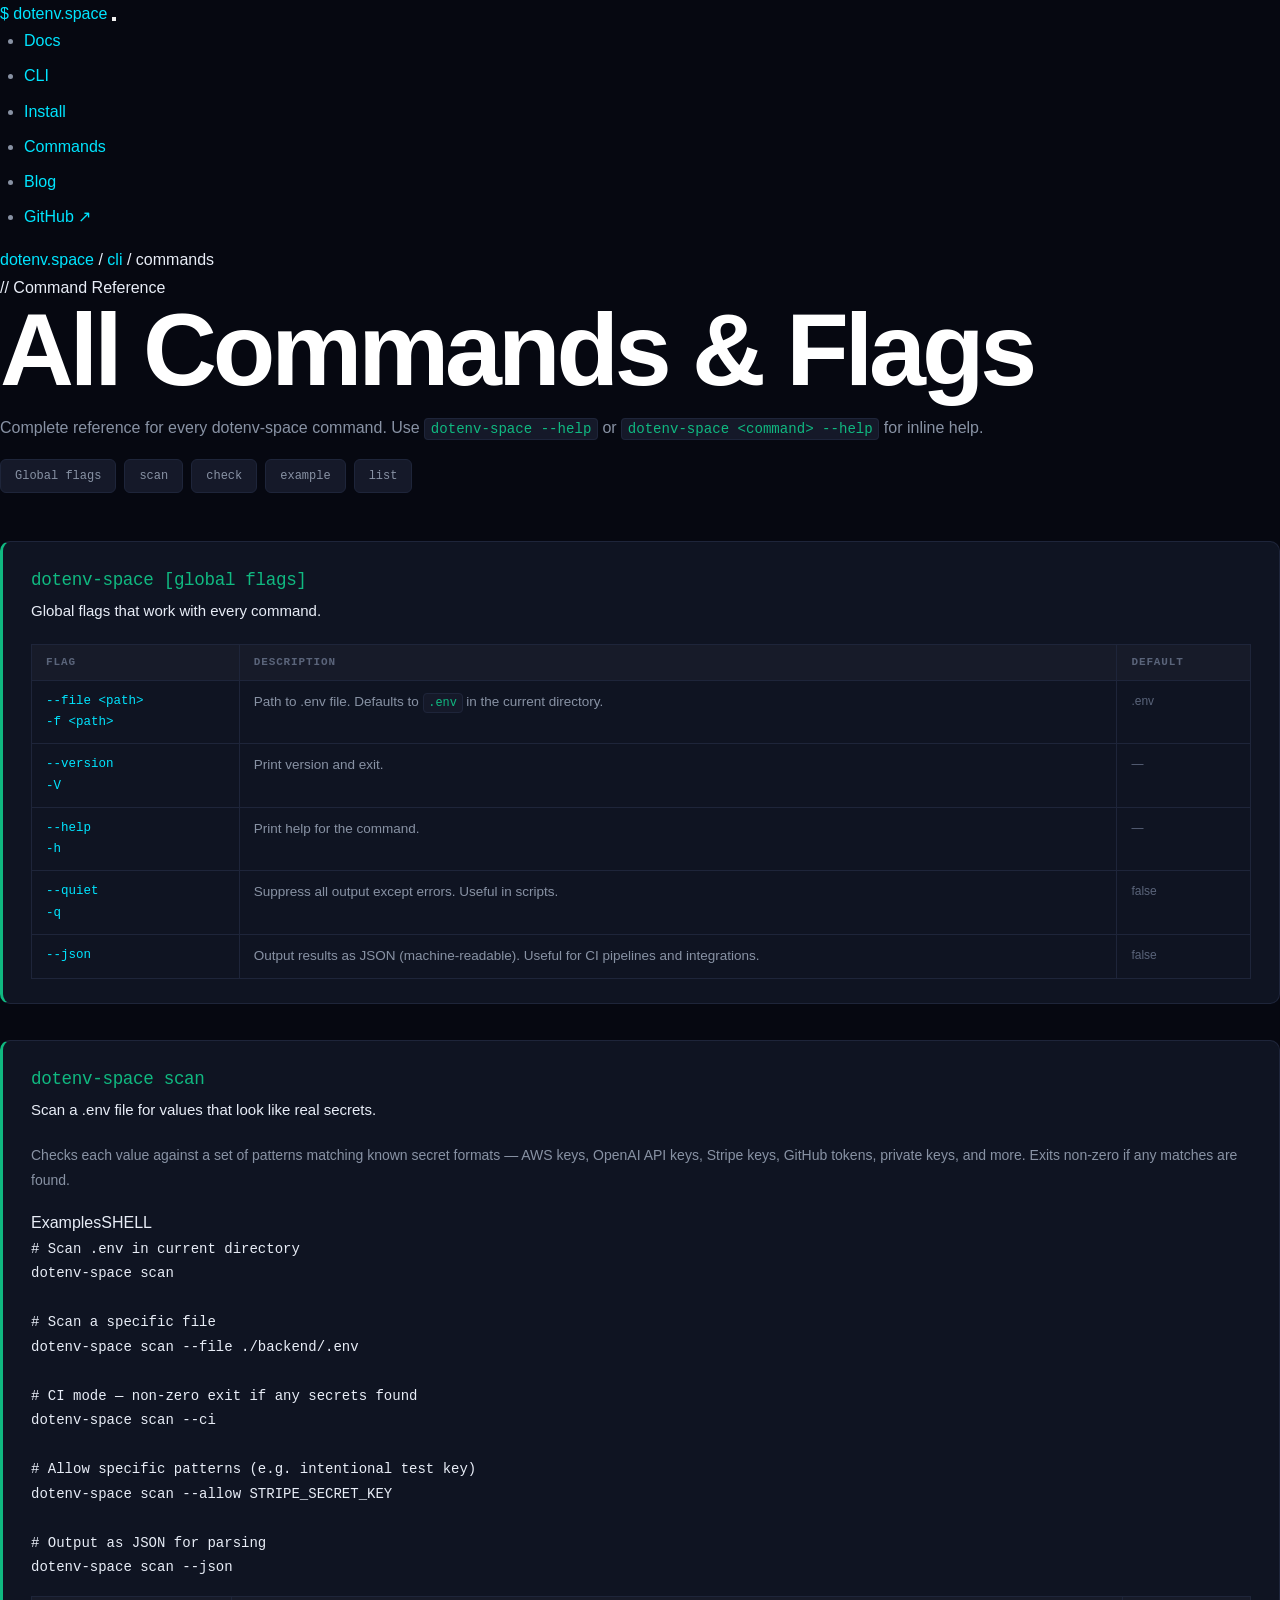
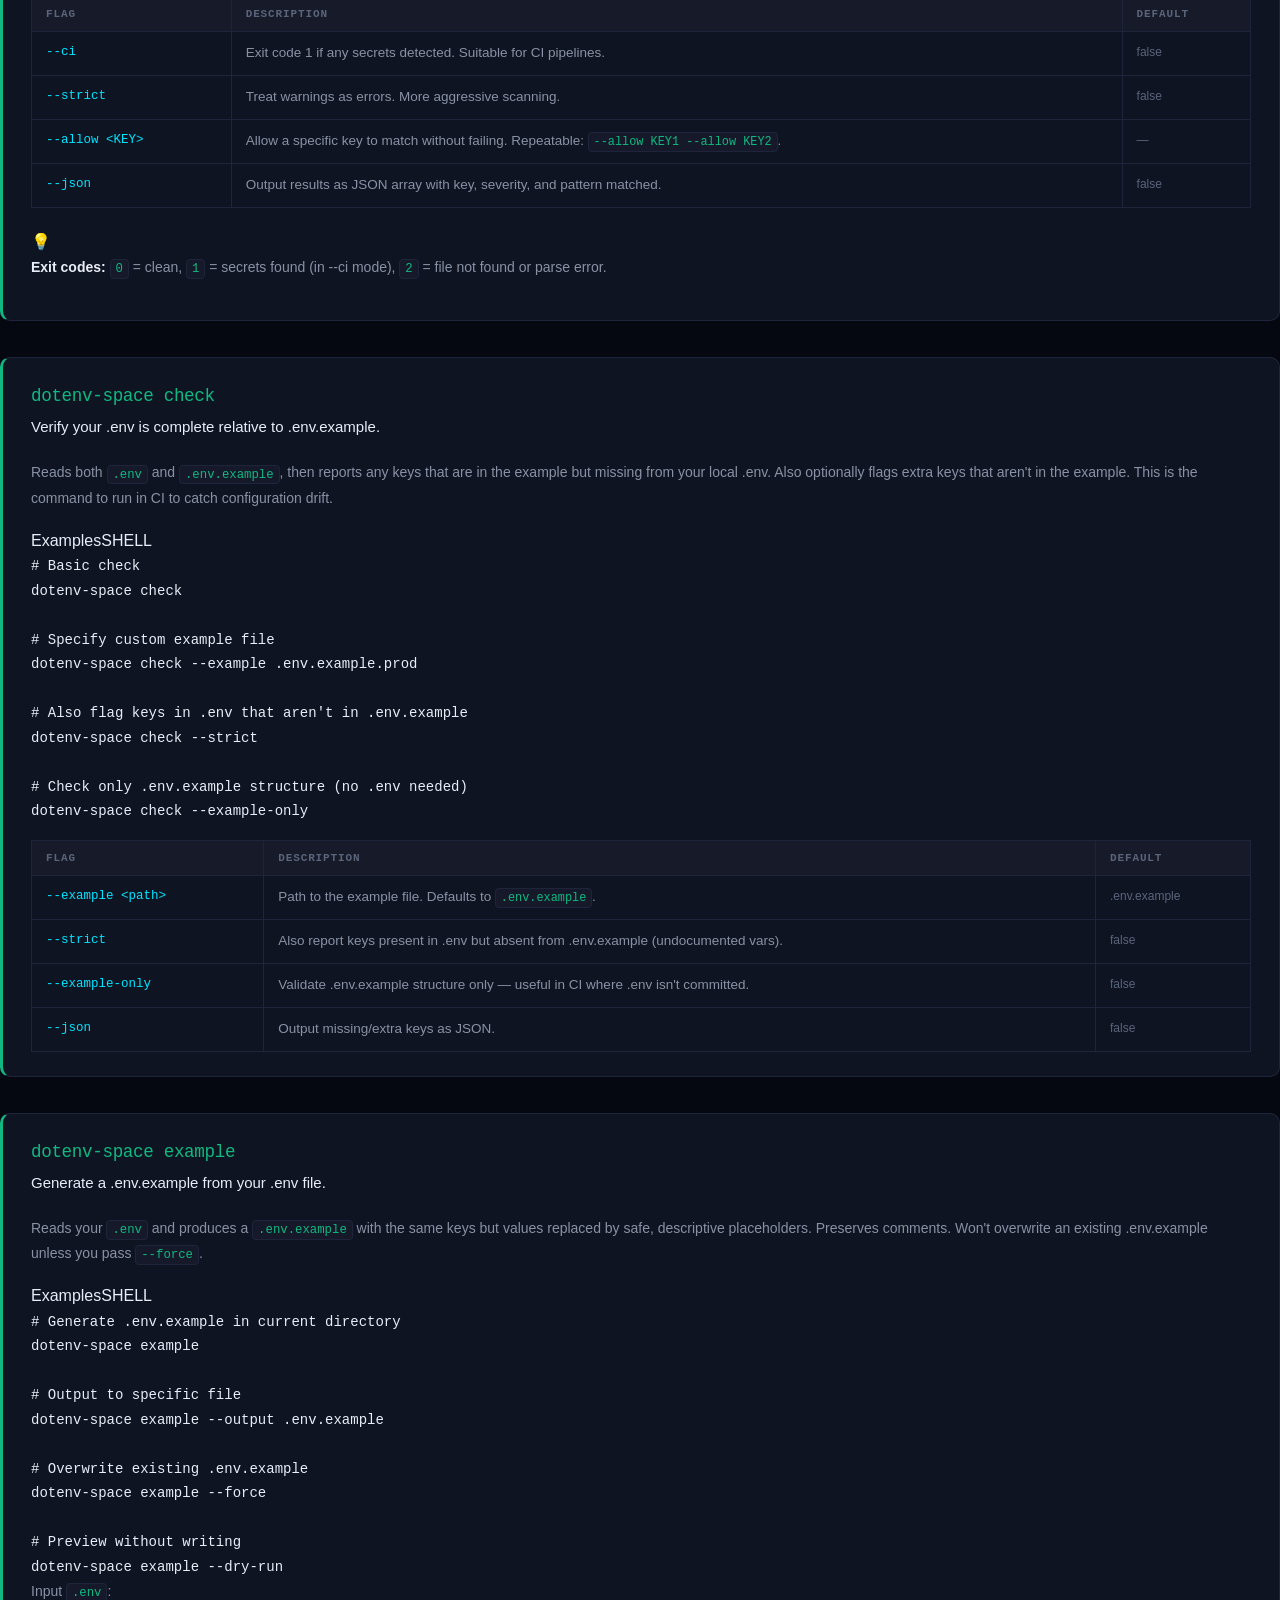
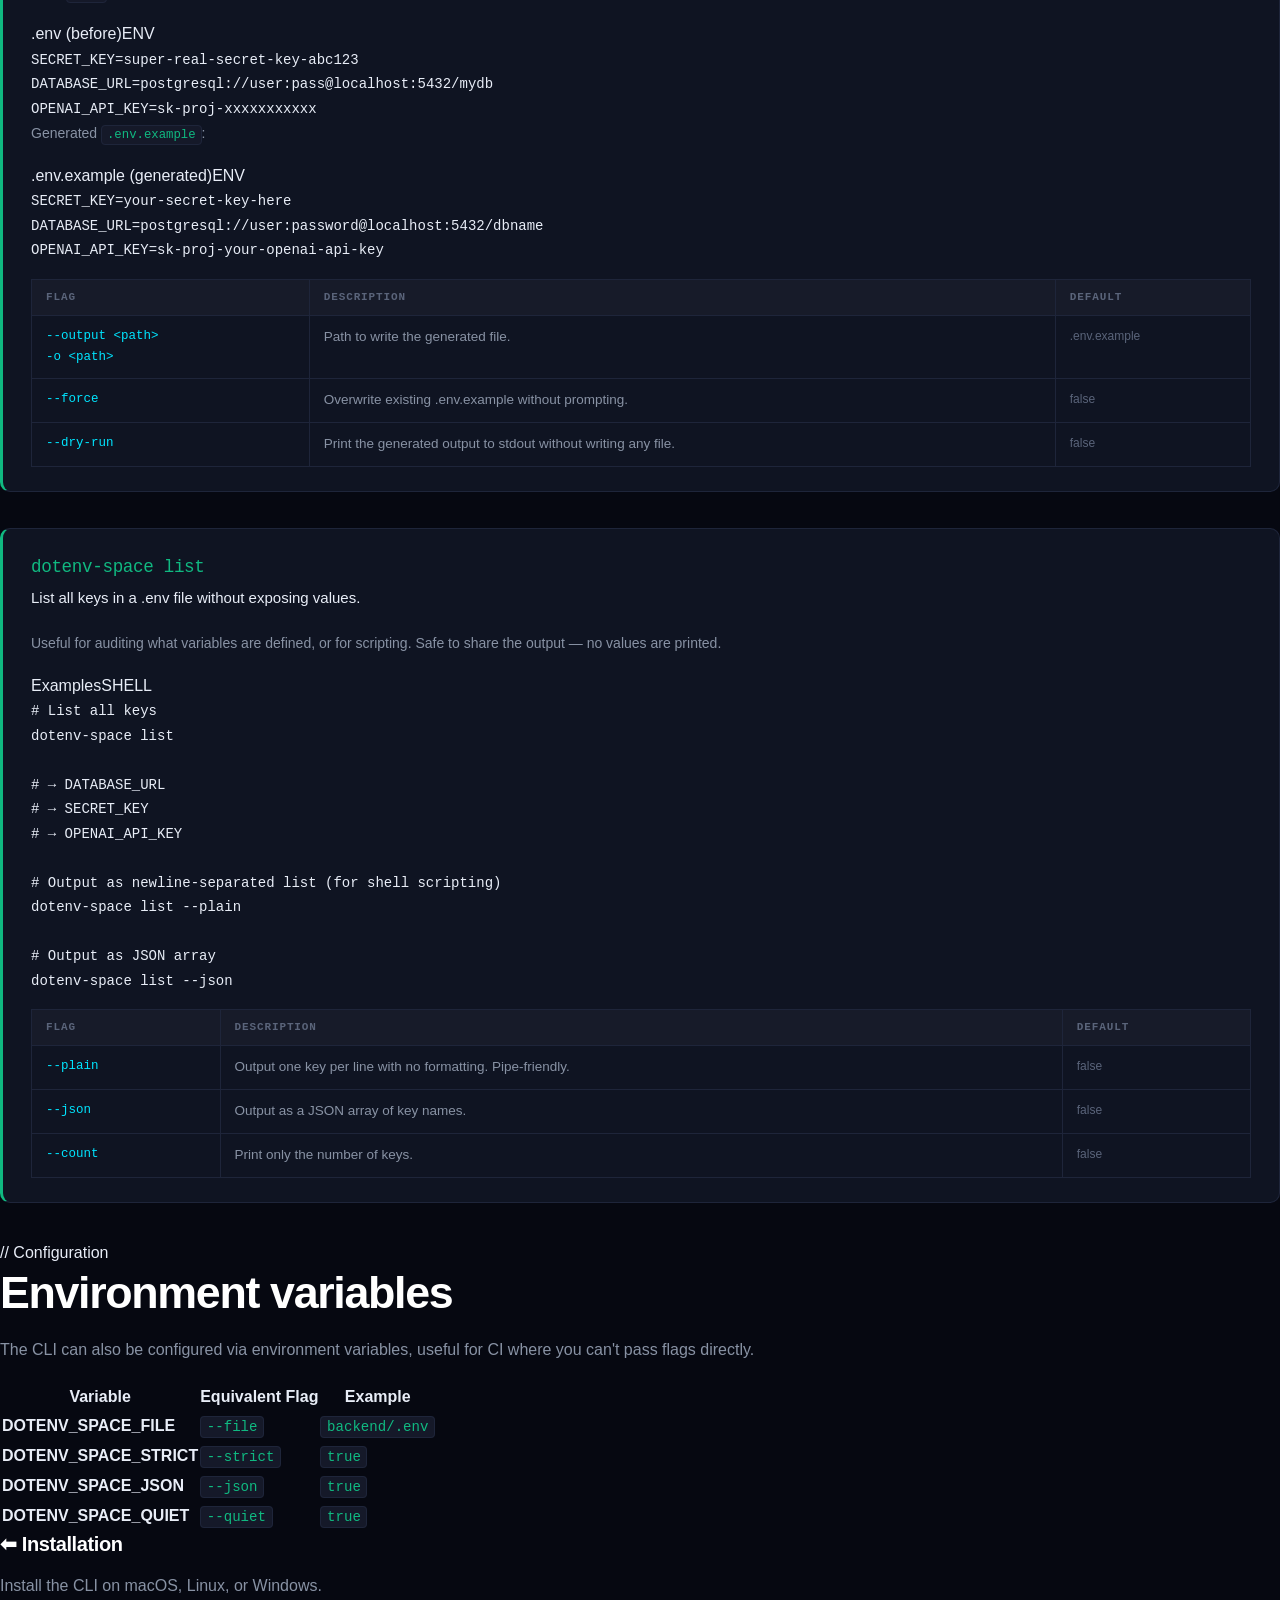
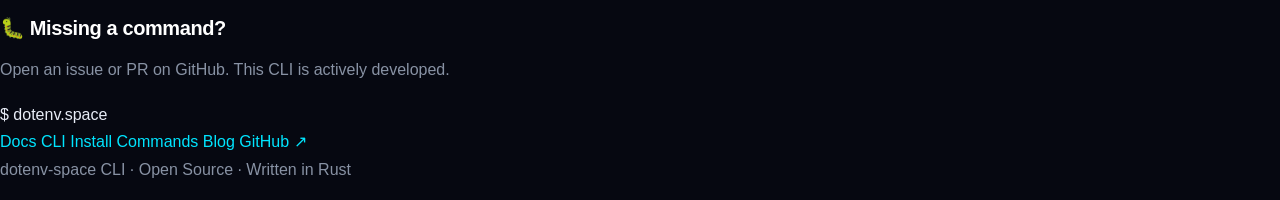
<file: cli/commands.html>
<!DOCTYPE html>
<html lang="en">
<head>
<meta charset="UTF-8">
<meta name="viewport" content="width=device-width, initial-scale=1.0">
<title>dotenv-space CLI — Command Reference</title>
<meta name="description" content="Full command reference for the dotenv-space CLI — scan, check, example, list, and all flags.">
<link rel="canonical" href="https://dotenv.space/cli/commands.html">
<link rel="icon" href="data:image/svg+xml,<svg xmlns='http://www.w3.org/2000/svg' viewBox='0 0 100 100'><text y='.9em' font-size='90'>🔐</text></svg>">
<link rel="stylesheet" href="/assets/css/base.css">
<style>
.cmd-nav {
  display: flex;
  gap: 8px;
  flex-wrap: wrap;
  margin-bottom: 48px;
}
.cmd-nav a {
  font-family: 'IBM Plex Mono', monospace;
  font-size: 12px;
  background: var(--surface2);
  border: 1px solid var(--border);
  color: var(--muted);
  padding: 6px 14px;
  border-radius: 6px;
  text-decoration: none;
  transition: all .15s;
}
.cmd-nav a:hover { border-color: var(--accent3); color: var(--accent3); }

.cmd-block {
  background: var(--surface);
  border: 1px solid var(--border);
  border-left: 3px solid var(--accent3);
  border-radius: var(--radius);
  padding: 28px 28px 24px;
  margin: 36px 0;
  scroll-margin-top: 80px;
}
.cmd-block h3 {
  font-family: 'IBM Plex Mono', monospace;
  font-size: 1.1rem;
  font-weight: 500;
  color: var(--accent3);
  margin: 0 0 6px;
}
.cmd-block .cmd-desc { color: var(--text); font-size: 15px; margin-bottom: 20px; font-weight: 500; }
.cmd-block p { font-size: 14px; }

.flag-table { width: 100%; border-collapse: collapse; margin: 16px 0 0; font-size: 13.5px; }
.flag-table th {
  background: rgba(255,255,255,.03);
  color: var(--dim);
  font-size: 11px;
  text-transform: uppercase;
  letter-spacing: .08em;
  padding: 8px 14px;
  text-align: left;
  border: 1px solid var(--border);
  font-family: 'IBM Plex Mono', monospace;
}
.flag-table td { padding: 10px 14px; border: 1px solid var(--border); color: var(--muted); vertical-align: top; }
.flag-table td:first-child { font-family: 'IBM Plex Mono', monospace; color: var(--accent); font-size: 12.5px; white-space: nowrap; }
.flag-table td:last-child { color: var(--dim); font-size: 12px; }
</style>
<script async src="https://plausible.io/js/pa-MTFkM-GKbC_JAqVNzkJ49.js"></script>
<script>window.plausible=window.plausible||function(){(plausible.q=plausible.q||[]).push(arguments)},plausible.init=plausible.init||function(i){plausible.o=i||{}};plausible.init()</script>
</head>
<body>

<nav>
  <a class="nav-logo" href="/"><span>$</span> dotenv<span>.space</span></a>
  <button class="nav-toggle" id="navToggle" aria-label="Toggle menu">
    <span></span><span></span><span></span>
  </button>
  <ul class="nav-links" id="navLinks">
    <li><a href="/">Docs</a></li>
    <li><a href="/cli/" class="active">CLI</a></li>
    <li><a href="/cli/installation.html">Install</a></li>
    <li><a href="/cli/commands.html">Commands</a></li>
    <li><a href="/blog/">Blog</a></li>
    <li><a href="https://github.com/urwithajit9/dotenv-space-cli" target="_blank" rel="noopener">GitHub ↗</a></li>
  </ul>
</nav>

<div class="page-hero">
  <div class="breadcrumb">
    <a href="/">dotenv.space</a>
    <span>/</span>
    <a href="/cli/">cli</a>
    <span>/</span>
    commands
  </div>
  <div class="section-label">// Command Reference</div>
  <h1>All Commands &amp; Flags</h1>
  <p>Complete reference for every dotenv-space command. Use <code class="ic">dotenv-space --help</code> or <code class="ic">dotenv-space &lt;command&gt; --help</code> for inline help.</p>
</div>

<main>

<section class="section" style="padding-top: 0; border-top: none;">

  <!-- Quick nav -->
  <div class="cmd-nav">
    <a href="#global">Global flags</a>
    <a href="#scan">scan</a>
    <a href="#check">check</a>
    <a href="#example">example</a>
    <a href="#list">list</a>
  </div>

  <!-- Global -->
  <div class="cmd-block" id="global">
    <h3>dotenv-space [global flags]</h3>
    <p class="cmd-desc">Global flags that work with every command.</p>

    <table class="flag-table">
      <thead><tr><th>Flag</th><th>Description</th><th>Default</th></tr></thead>
      <tbody>
        <tr>
          <td>--file &lt;path&gt;<br>-f &lt;path&gt;</td>
          <td>Path to .env file. Defaults to <code class="ic">.env</code> in the current directory.</td>
          <td>.env</td>
        </tr>
        <tr>
          <td>--version<br>-V</td>
          <td>Print version and exit.</td>
          <td>—</td>
        </tr>
        <tr>
          <td>--help<br>-h</td>
          <td>Print help for the command.</td>
          <td>—</td>
        </tr>
        <tr>
          <td>--quiet<br>-q</td>
          <td>Suppress all output except errors. Useful in scripts.</td>
          <td>false</td>
        </tr>
        <tr>
          <td>--json</td>
          <td>Output results as JSON (machine-readable). Useful for CI pipelines and integrations.</td>
          <td>false</td>
        </tr>
      </tbody>
    </table>
  </div>

  <!-- scan -->
  <div class="cmd-block" id="scan">
    <h3>dotenv-space scan</h3>
    <p class="cmd-desc">Scan a .env file for values that look like real secrets.</p>

    <p>Checks each value against a set of patterns matching known secret formats — AWS keys, OpenAI API keys, Stripe keys, GitHub tokens, private keys, and more. Exits non-zero if any matches are found.</p>

    <div class="code-wrap">
      <div class="code-bar"><span>Examples</span><span class="lang-tag lang-sh">SHELL</span></div>
      <pre><span class="cc"># Scan .env in current directory</span>
dotenv-space scan

<span class="cc"># Scan a specific file</span>
dotenv-space scan --file ./backend/.env

<span class="cc"># CI mode — non-zero exit if any secrets found</span>
dotenv-space scan --ci

<span class="cc"># Allow specific patterns (e.g. intentional test key)</span>
dotenv-space scan --allow STRIPE_SECRET_KEY

<span class="cc"># Output as JSON for parsing</span>
dotenv-space scan --json</pre>
    </div>

    <table class="flag-table">
      <thead><tr><th>Flag</th><th>Description</th><th>Default</th></tr></thead>
      <tbody>
        <tr>
          <td>--ci</td>
          <td>Exit code 1 if any secrets detected. Suitable for CI pipelines.</td>
          <td>false</td>
        </tr>
        <tr>
          <td>--strict</td>
          <td>Treat warnings as errors. More aggressive scanning.</td>
          <td>false</td>
        </tr>
        <tr>
          <td>--allow &lt;KEY&gt;</td>
          <td>Allow a specific key to match without failing. Repeatable: <code class="ic">--allow KEY1 --allow KEY2</code>.</td>
          <td>—</td>
        </tr>
        <tr>
          <td>--json</td>
          <td>Output results as JSON array with key, severity, and pattern matched.</td>
          <td>false</td>
        </tr>
      </tbody>
    </table>

    <div class="callout info" style="margin-top: 20px;">
      <span class="ci-icon">💡</span>
      <p><strong>Exit codes:</strong> <code class="ic">0</code> = clean, <code class="ic">1</code> = secrets found (in --ci mode), <code class="ic">2</code> = file not found or parse error.</p>
    </div>
  </div>

  <!-- check -->
  <div class="cmd-block" id="check">
    <h3>dotenv-space check</h3>
    <p class="cmd-desc">Verify your .env is complete relative to .env.example.</p>

    <p>Reads both <code class="ic">.env</code> and <code class="ic">.env.example</code>, then reports any keys that are in the example but missing from your local .env. Also optionally flags extra keys that aren't in the example. This is the command to run in CI to catch configuration drift.</p>

    <div class="code-wrap">
      <div class="code-bar"><span>Examples</span><span class="lang-tag lang-sh">SHELL</span></div>
      <pre><span class="cc"># Basic check</span>
dotenv-space check

<span class="cc"># Specify custom example file</span>
dotenv-space check --example .env.example.prod

<span class="cc"># Also flag keys in .env that aren't in .env.example</span>
dotenv-space check --strict

<span class="cc"># Check only .env.example structure (no .env needed)</span>
dotenv-space check --example-only</pre>
    </div>

    <table class="flag-table">
      <thead><tr><th>Flag</th><th>Description</th><th>Default</th></tr></thead>
      <tbody>
        <tr>
          <td>--example &lt;path&gt;</td>
          <td>Path to the example file. Defaults to <code class="ic">.env.example</code>.</td>
          <td>.env.example</td>
        </tr>
        <tr>
          <td>--strict</td>
          <td>Also report keys present in .env but absent from .env.example (undocumented vars).</td>
          <td>false</td>
        </tr>
        <tr>
          <td>--example-only</td>
          <td>Validate .env.example structure only — useful in CI where .env isn't committed.</td>
          <td>false</td>
        </tr>
        <tr>
          <td>--json</td>
          <td>Output missing/extra keys as JSON.</td>
          <td>false</td>
        </tr>
      </tbody>
    </table>
  </div>

  <!-- example -->
  <div class="cmd-block" id="example">
    <h3>dotenv-space example</h3>
    <p class="cmd-desc">Generate a .env.example from your .env file.</p>

    <p>Reads your <code class="ic">.env</code> and produces a <code class="ic">.env.example</code> with the same keys but values replaced by safe, descriptive placeholders. Preserves comments. Won't overwrite an existing .env.example unless you pass <code class="ic">--force</code>.</p>

    <div class="code-wrap">
      <div class="code-bar"><span>Examples</span><span class="lang-tag lang-sh">SHELL</span></div>
      <pre><span class="cc"># Generate .env.example in current directory</span>
dotenv-space example

<span class="cc"># Output to specific file</span>
dotenv-space example --output .env.example

<span class="cc"># Overwrite existing .env.example</span>
dotenv-space example --force

<span class="cc"># Preview without writing</span>
dotenv-space example --dry-run</pre>
    </div>

    <p>Input <code class="ic">.env</code>:</p>
    <div class="code-wrap">
      <div class="code-bar"><span>.env (before)</span><span class="lang-tag lang-env">ENV</span></div>
      <pre><span class="ck">SECRET_KEY</span>=<span class="cv">super-real-secret-key-abc123</span>
<span class="ck">DATABASE_URL</span>=<span class="cv">postgresql://user:pass@localhost:5432/mydb</span>
<span class="ck">OPENAI_API_KEY</span>=<span class="cv">sk-proj-xxxxxxxxxxx</span></pre>
    </div>

    <p>Generated <code class="ic">.env.example</code>:</p>
    <div class="code-wrap">
      <div class="code-bar"><span>.env.example (generated)</span><span class="lang-tag lang-env">ENV</span></div>
      <pre><span class="ck">SECRET_KEY</span>=<span class="cv">your-secret-key-here</span>
<span class="ck">DATABASE_URL</span>=<span class="cv">postgresql://user:password@localhost:5432/dbname</span>
<span class="ck">OPENAI_API_KEY</span>=<span class="cv">sk-proj-your-openai-api-key</span></pre>
    </div>

    <table class="flag-table">
      <thead><tr><th>Flag</th><th>Description</th><th>Default</th></tr></thead>
      <tbody>
        <tr>
          <td>--output &lt;path&gt;<br>-o &lt;path&gt;</td>
          <td>Path to write the generated file.</td>
          <td>.env.example</td>
        </tr>
        <tr>
          <td>--force</td>
          <td>Overwrite existing .env.example without prompting.</td>
          <td>false</td>
        </tr>
        <tr>
          <td>--dry-run</td>
          <td>Print the generated output to stdout without writing any file.</td>
          <td>false</td>
        </tr>
      </tbody>
    </table>
  </div>

  <!-- list -->
  <div class="cmd-block" id="list">
    <h3>dotenv-space list</h3>
    <p class="cmd-desc">List all keys in a .env file without exposing values.</p>

    <p>Useful for auditing what variables are defined, or for scripting. Safe to share the output — no values are printed.</p>

    <div class="code-wrap">
      <div class="code-bar"><span>Examples</span><span class="lang-tag lang-sh">SHELL</span></div>
      <pre><span class="cc"># List all keys</span>
dotenv-space list

<span class="cc"># → DATABASE_URL</span>
<span class="cc"># → SECRET_KEY</span>
<span class="cc"># → OPENAI_API_KEY</span>

<span class="cc"># Output as newline-separated list (for shell scripting)</span>
dotenv-space list --plain

<span class="cc"># Output as JSON array</span>
dotenv-space list --json</pre>
    </div>

    <table class="flag-table">
      <thead><tr><th>Flag</th><th>Description</th><th>Default</th></tr></thead>
      <tbody>
        <tr>
          <td>--plain</td>
          <td>Output one key per line with no formatting. Pipe-friendly.</td>
          <td>false</td>
        </tr>
        <tr>
          <td>--json</td>
          <td>Output as a JSON array of key names.</td>
          <td>false</td>
        </tr>
        <tr>
          <td>--count</td>
          <td>Print only the number of keys.</td>
          <td>false</td>
        </tr>
      </tbody>
    </table>
  </div>

</section>

<!-- ═══ ENV VARS ═══ -->
<section class="section" id="envvars">
  <div class="section-label">// Configuration</div>
  <h2>Environment variables</h2>

  <p>The CLI can also be configured via environment variables, useful for CI where you can't pass flags directly.</p>

  <div class="table-scroll">
    <table>
      <thead>
        <tr><th>Variable</th><th>Equivalent Flag</th><th>Example</th></tr>
      </thead>
      <tbody>
        <tr><td><strong>DOTENV_SPACE_FILE</strong></td><td><code class="ic">--file</code></td><td><code class="ic">backend/.env</code></td></tr>
        <tr><td><strong>DOTENV_SPACE_STRICT</strong></td><td><code class="ic">--strict</code></td><td><code class="ic">true</code></td></tr>
        <tr><td><strong>DOTENV_SPACE_JSON</strong></td><td><code class="ic">--json</code></td><td><code class="ic">true</code></td></tr>
        <tr><td><strong>DOTENV_SPACE_QUIET</strong></td><td><code class="ic">--quiet</code></td><td><code class="ic">true</code></td></tr>
      </tbody>
    </table>
  </div>
</section>

<section class="section" id="nav-next">
  <div class="g2">
    <a href="/cli/installation.html" style="text-decoration:none;">
      <div class="card" style="cursor:pointer; transition: border-color .2s;" onmouseover="this.style.borderColor='rgba(16,185,129,.4)'" onmouseout="this.style.borderColor=''">
        <h4>⬅ Installation</h4>
        <p>Install the CLI on macOS, Linux, or Windows.</p>
      </div>
    </a>
    <a href="https://github.com/urwithajit9/dotenv-space-cli/issues" target="_blank" rel="noopener" style="text-decoration:none;">
      <div class="card" style="cursor:pointer; transition: border-color .2s;" onmouseover="this.style.borderColor='rgba(16,185,129,.4)'" onmouseout="this.style.borderColor=''">
        <h4>🐛 Missing a command?</h4>
        <p>Open an issue or PR on GitHub. This CLI is actively developed.</p>
      </div>
    </a>
  </div>
</section>

</main>

<footer>
  <div class="footer-logo"><span>$ </span>dotenv<span>.space</span></div>
  <div class="footer-links">
    <a href="/">Docs</a>
    <a href="/cli/">CLI</a>
    <a href="/cli/installation.html">Install</a>
    <a href="/cli/commands.html">Commands</a>
    <a href="/blog/">Blog</a>
    <a href="https://github.com/urwithajit9/dotenv-space-cli" target="_blank" rel="noopener">GitHub ↗</a>
  </div>
  <p>dotenv-space CLI · Open Source · Written in Rust</p>
</footer>

<script src="/assets/js/main.js"></script>
</body>
</html>
</file>
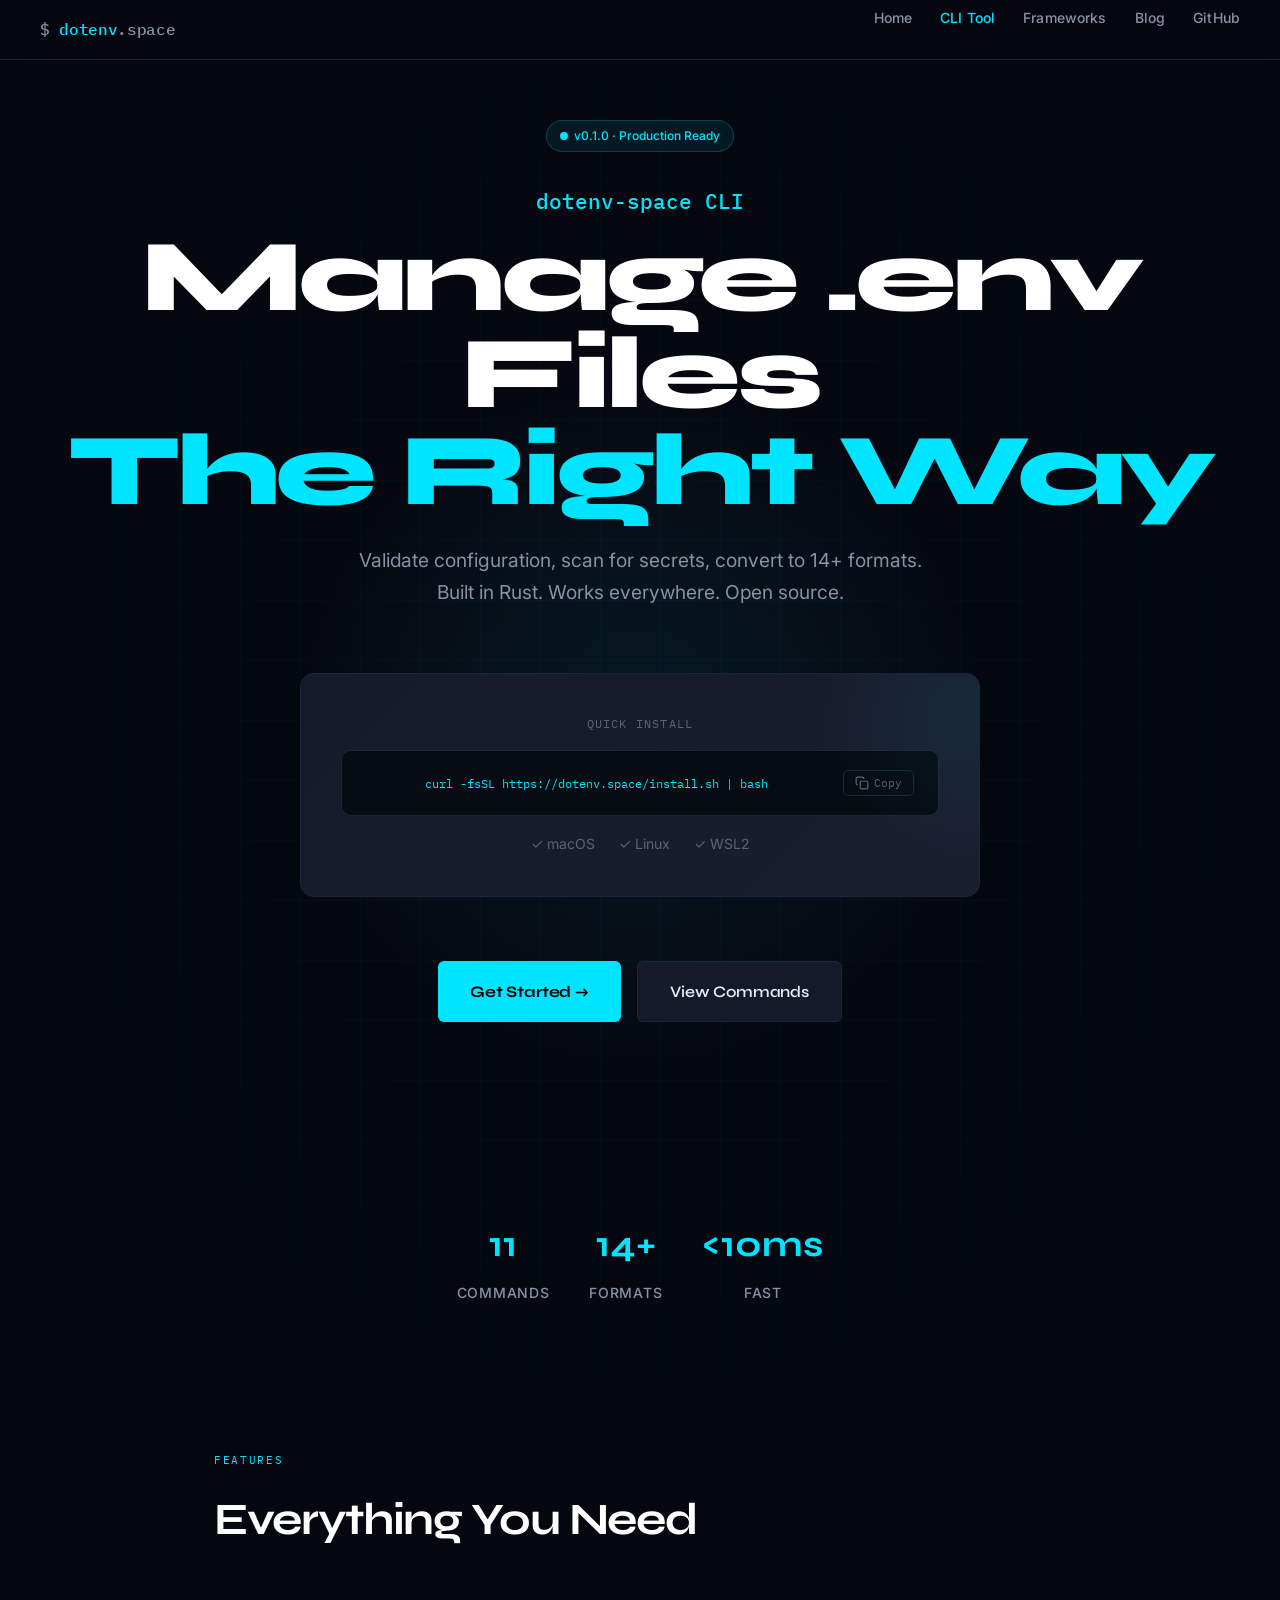
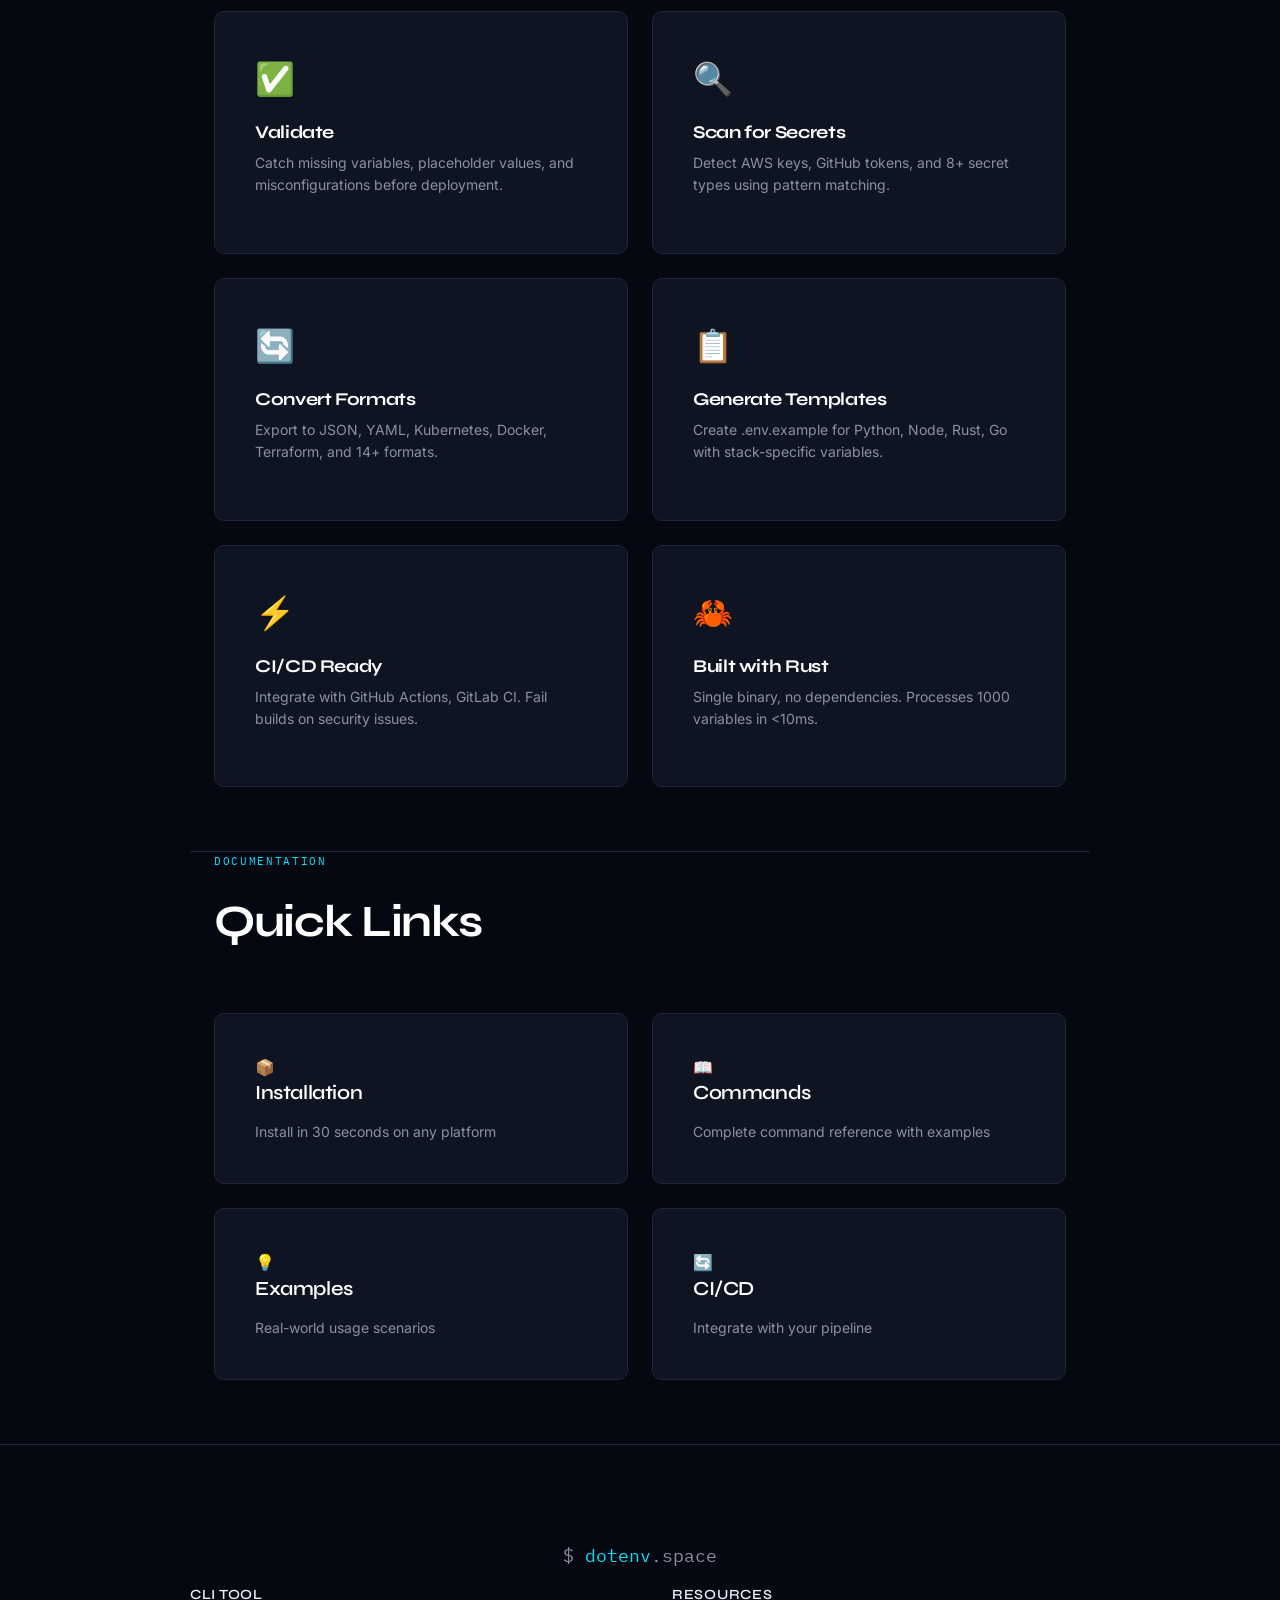
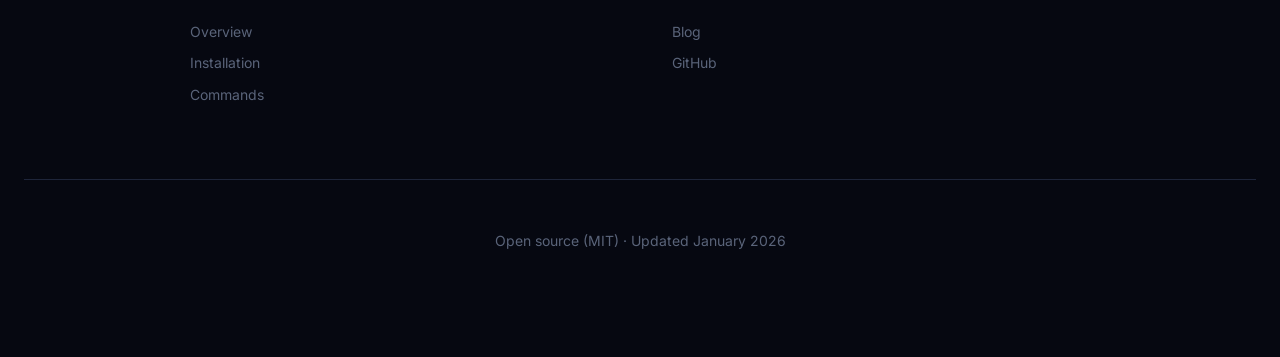
<file: cli/index_backup.html>
<!DOCTYPE html>
<html lang="en">
<head>
<!-- Meta tags -->
<meta charset="UTF-8">
<meta name="viewport" content="width=device-width, initial-scale=1.0">
<title>dotenv-space CLI — Manage .env Files | dotenv.space</title>
<meta name="description" content="Command-line tool for managing .env files. Validate, scan for secrets, convert to 14+ formats. Built in Rust for speed and reliability.">
<link rel="canonical" href="https://dotenv.space/cli/">
<link rel="icon" href="data:image/svg+xml,<svg xmlns='http://www.w3.org/2000/svg' viewBox='0 0 100 100'><text y='.9em' font-size='90'>🔐</text></svg>">

<!-- Fonts -->
<link rel="preconnect" href="https://fonts.googleapis.com">
<link rel="stylesheet" href="https://fonts.googleapis.com/css2?family=Syne:wght@400;600;700;800&family=IBM+Plex+Mono:wght@400;500&family=Inter:wght@300;400;500;600&display=swap">

<!-- CSS -->
<link rel="stylesheet" href="/assets/css/base.css">
<link rel="stylesheet" href="/assets/css/components.css">
<link rel="stylesheet" href="/assets/css/layout.css">
<link rel="stylesheet" href="/assets/css/pages/home.css">

<!-- Analytics -->
<script defer data-domain="dotenv.space" src="https://plausible.io/js/script.js"></script>
</head>
<body>

<!-- NAVIGATION -->
<nav class="nav">
  <a class="nav-logo" href="/">
    <span class="nav-logo-muted">$</span> dotenv<span class="nav-logo-muted">.space</span>
  </a>
  <ul class="nav-links">
    <li><a href="/">Home</a></li>
    <li><a href="/cli/" class="active">CLI Tool</a></li>
    <li><a href="/#frameworks">Frameworks</a></li>
    <li><a href="/blog/">Blog</a></li>
    <li><a href="https://github.com/urwithajit9/dotenv-space-cli">GitHub</a></li>
  </ul>
</nav>

<!-- HERO -->
<section class="hero">
  <div class="hero-grid"></div>
  <div class="hero-glow"></div>

  <div class="badge badge-accent mb-lg">
    <span class="badge-pulse"></span>
    v0.1.0 · Production Ready
  </div>

  <h1 class="hero-title">
    <span class="hero-subtitle font-mono">dotenv-space CLI</span>
    Manage .env Files<br>
    <span class="text-accent">The Right Way</span>
  </h1>

  <p class="hero-description">
    Validate configuration, scan for secrets, convert to 14+ formats.<br>
    Built in Rust. Works everywhere. Open source.
  </p>

  <!-- INSTALL WIDGET -->
  <div class="install-widget">
    <div class="install-label">Quick Install</div>
    <div class="install-command">
      <code>curl -fsSL https://dotenv.space/install.sh | bash</code>
      <button class="copy-btn" data-copy="curl -fsSL https://dotenv.space/install.sh | bash">
        <svg width="14" height="14" viewBox="0 0 24 24" fill="none" stroke="currentColor" stroke-width="2">
          <rect x="9" y="9" width="13" height="13" rx="2"></rect>
          <path d="M5 15H4a2 2 0 0 1-2-2V4a2 2 0 0 1 2-2h9a2 2 0 0 1 2 2v1"></path>
        </svg>
        Copy
      </button>
    </div>
    <div class="install-platforms">
      <span>✓ macOS</span>
      <span>✓ Linux</span>
      <span>✓ WSL2</span>
    </div>
  </div>

  <div class="hero-actions">
    <a href="/cli/installation" class="btn btn-primary btn-lg">Get Started →</a>
    <a href="/cli/commands" class="btn btn-secondary btn-lg">View Commands</a>
  </div>

  <div class="hero-stats stats">
    <div class="stat">
      <span class="stat-value">11</span>
      <span class="stat-label">Commands</span>
    </div>
    <div class="stat">
      <span class="stat-value">14+</span>
      <span class="stat-label">Formats</span>
    </div>
    <div class="stat">
      <span class="stat-value">&lt;10ms</span>
      <span class="stat-label">Fast</span>
    </div>
  </div>
</section>

<!-- FEATURES -->
<section class="section container">
  <div class="section-label">Features</div>
  <h2>Everything You Need</h2>

  <div class="feature-grid">
    <div class="feature-card">
      <div class="feature-icon">✅</div>
      <h3 class="feature-title">Validate</h3>
      <p class="feature-description">
        Catch missing variables, placeholder values, and misconfigurations before deployment.
      </p>
    </div>

    <div class="feature-card">
      <div class="feature-icon">🔍</div>
      <h3 class="feature-title">Scan for Secrets</h3>
      <p class="feature-description">
        Detect AWS keys, GitHub tokens, and 8+ secret types using pattern matching.
      </p>
    </div>

    <div class="feature-card">
      <div class="feature-icon">🔄</div>
      <h3 class="feature-title">Convert Formats</h3>
      <p class="feature-description">
        Export to JSON, YAML, Kubernetes, Docker, Terraform, and 14+ formats.
      </p>
    </div>

    <div class="feature-card">
      <div class="feature-icon">📋</div>
      <h3 class="feature-title">Generate Templates</h3>
      <p class="feature-description">
        Create .env.example for Python, Node, Rust, Go with stack-specific variables.
      </p>
    </div>

    <div class="feature-card">
      <div class="feature-icon">⚡</div>
      <h3 class="feature-title">CI/CD Ready</h3>
      <p class="feature-description">
        Integrate with GitHub Actions, GitLab CI. Fail builds on security issues.
      </p>
    </div>

    <div class="feature-card">
      <div class="feature-icon">🦀</div>
      <h3 class="feature-title">Built with Rust</h3>
      <p class="feature-description">
        Single binary, no dependencies. Processes 1000 variables in &lt;10ms.
      </p>
    </div>
  </div>
</section>

<!-- QUICK START -->
<section class="section container">
  <div class="section-label">Documentation</div>
  <h2>Quick Links</h2>

  <div class="command-grid">
    <a href="/cli/installation" class="command-card">
      <div class="command-icon">📦</div>
      <h4>Installation</h4>
      <p>Install in 30 seconds on any platform</p>
    </a>

    <a href="/cli/commands" class="command-card">
      <div class="command-icon">📖</div>
      <h4>Commands</h4>
      <p>Complete command reference with examples</p>
    </a>

    <a href="/cli/examples" class="command-card">
      <div class="command-icon">💡</div>
      <h4>Examples</h4>
      <p>Real-world usage scenarios</p>
    </a>

    <a href="/cli/ci-cd" class="command-card">
      <div class="command-icon">🔄</div>
      <h4>CI/CD</h4>
      <p>Integrate with your pipeline</p>
    </a>
  </div>
</section>

<!-- FOOTER -->
<footer class="footer">
  <div class="footer-logo">
    <span class="nav-logo-muted">$ </span>dotenv<span class="nav-logo-muted">.space</span>
  </div>
  <div class="footer-links">
    <div class="footer-col">
      <h4>CLI Tool</h4>
      <a href="/cli/">Overview</a>
      <a href="/cli/installation">Installation</a>
      <a href="/cli/commands">Commands</a>
    </div>
    <div class="footer-col">
      <h4>Resources</h4>
      <a href="/blog/">Blog</a>
      <a href="https://github.com/urwithajit9/dotenv-space-cli">GitHub</a>
    </div>
  </div>
  <div class="footer-bottom">
    <p class="footer-text">Open source (MIT) · Updated January 2026</p>
  </div>
</footer>

<!-- JavaScript -->
<script type="module">
  import { initCopyButtons } from '/assets/js/code-copy.js';
  import { initNavigation } from '/assets/js/nav.js';

  document.addEventListener('DOMContentLoaded', () => {
    initCopyButtons();
    initNavigation();
  });
</script>

</body>
</html>
</file>
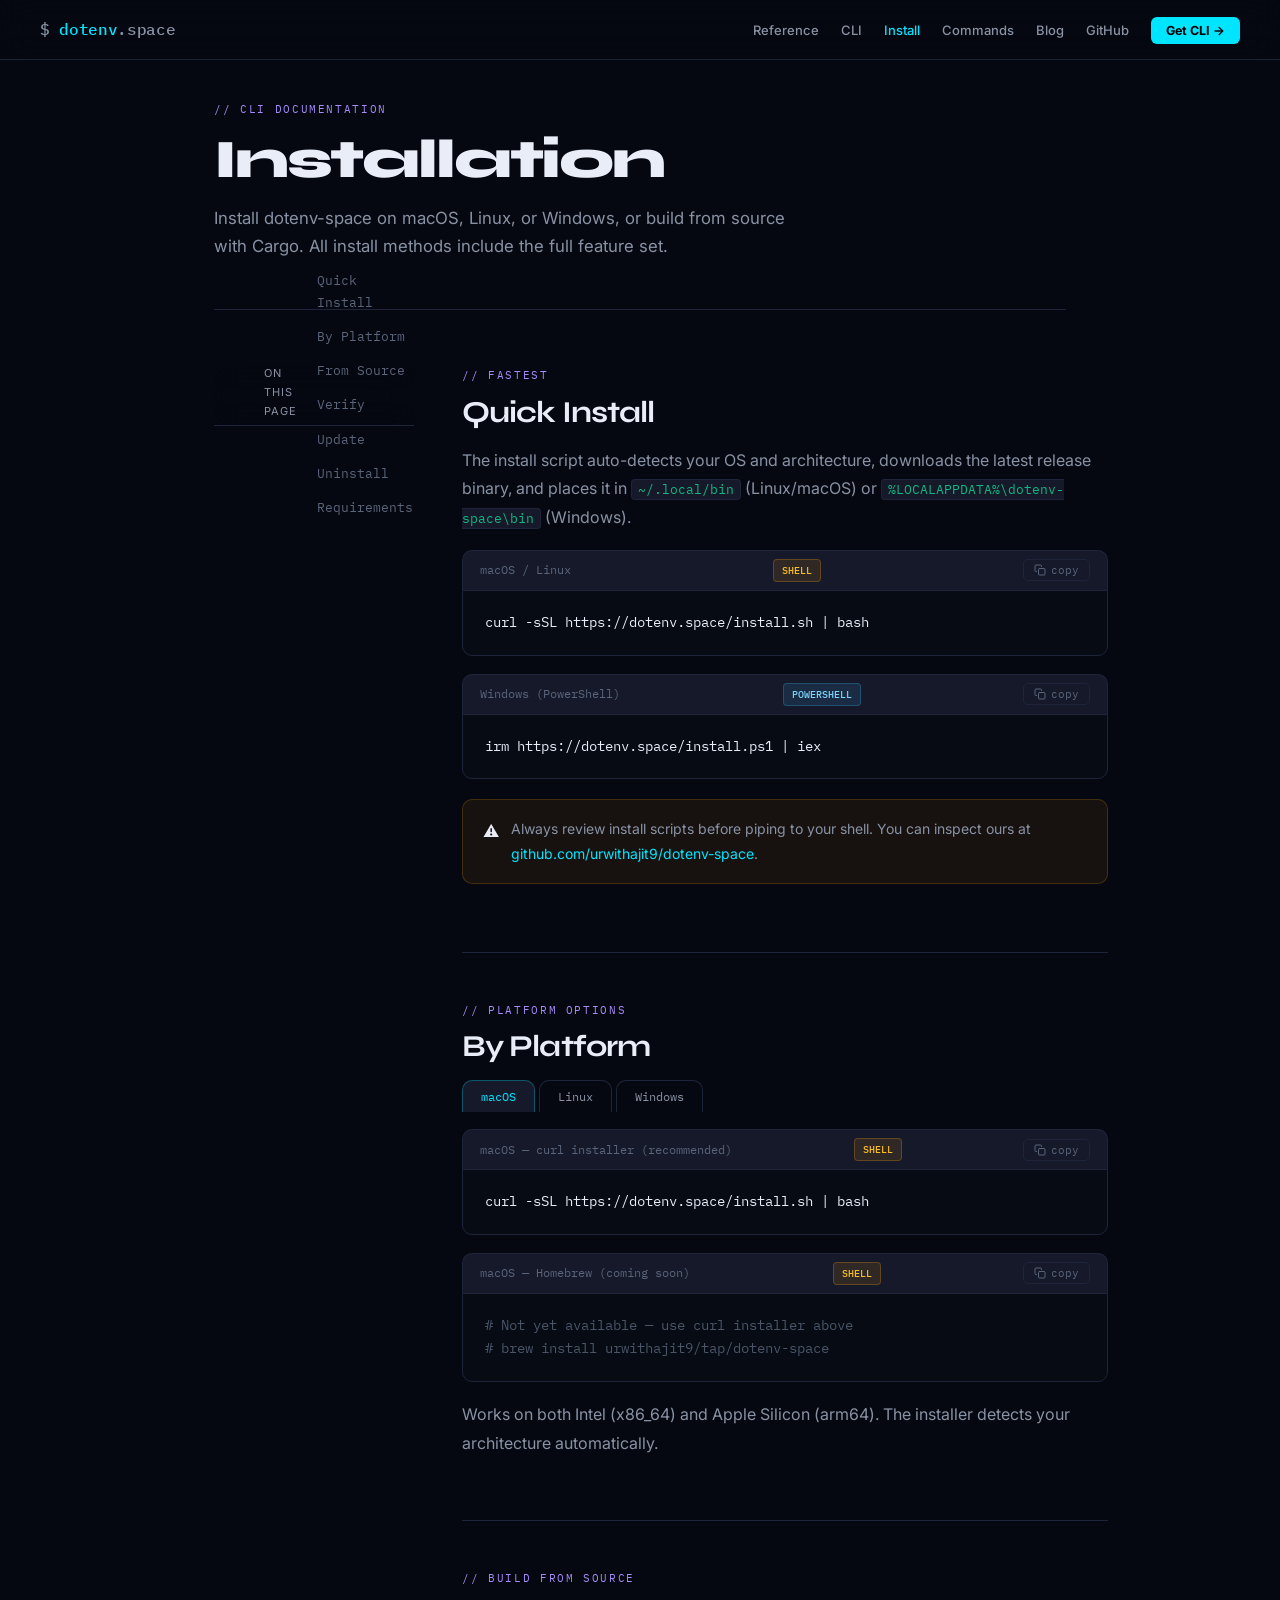
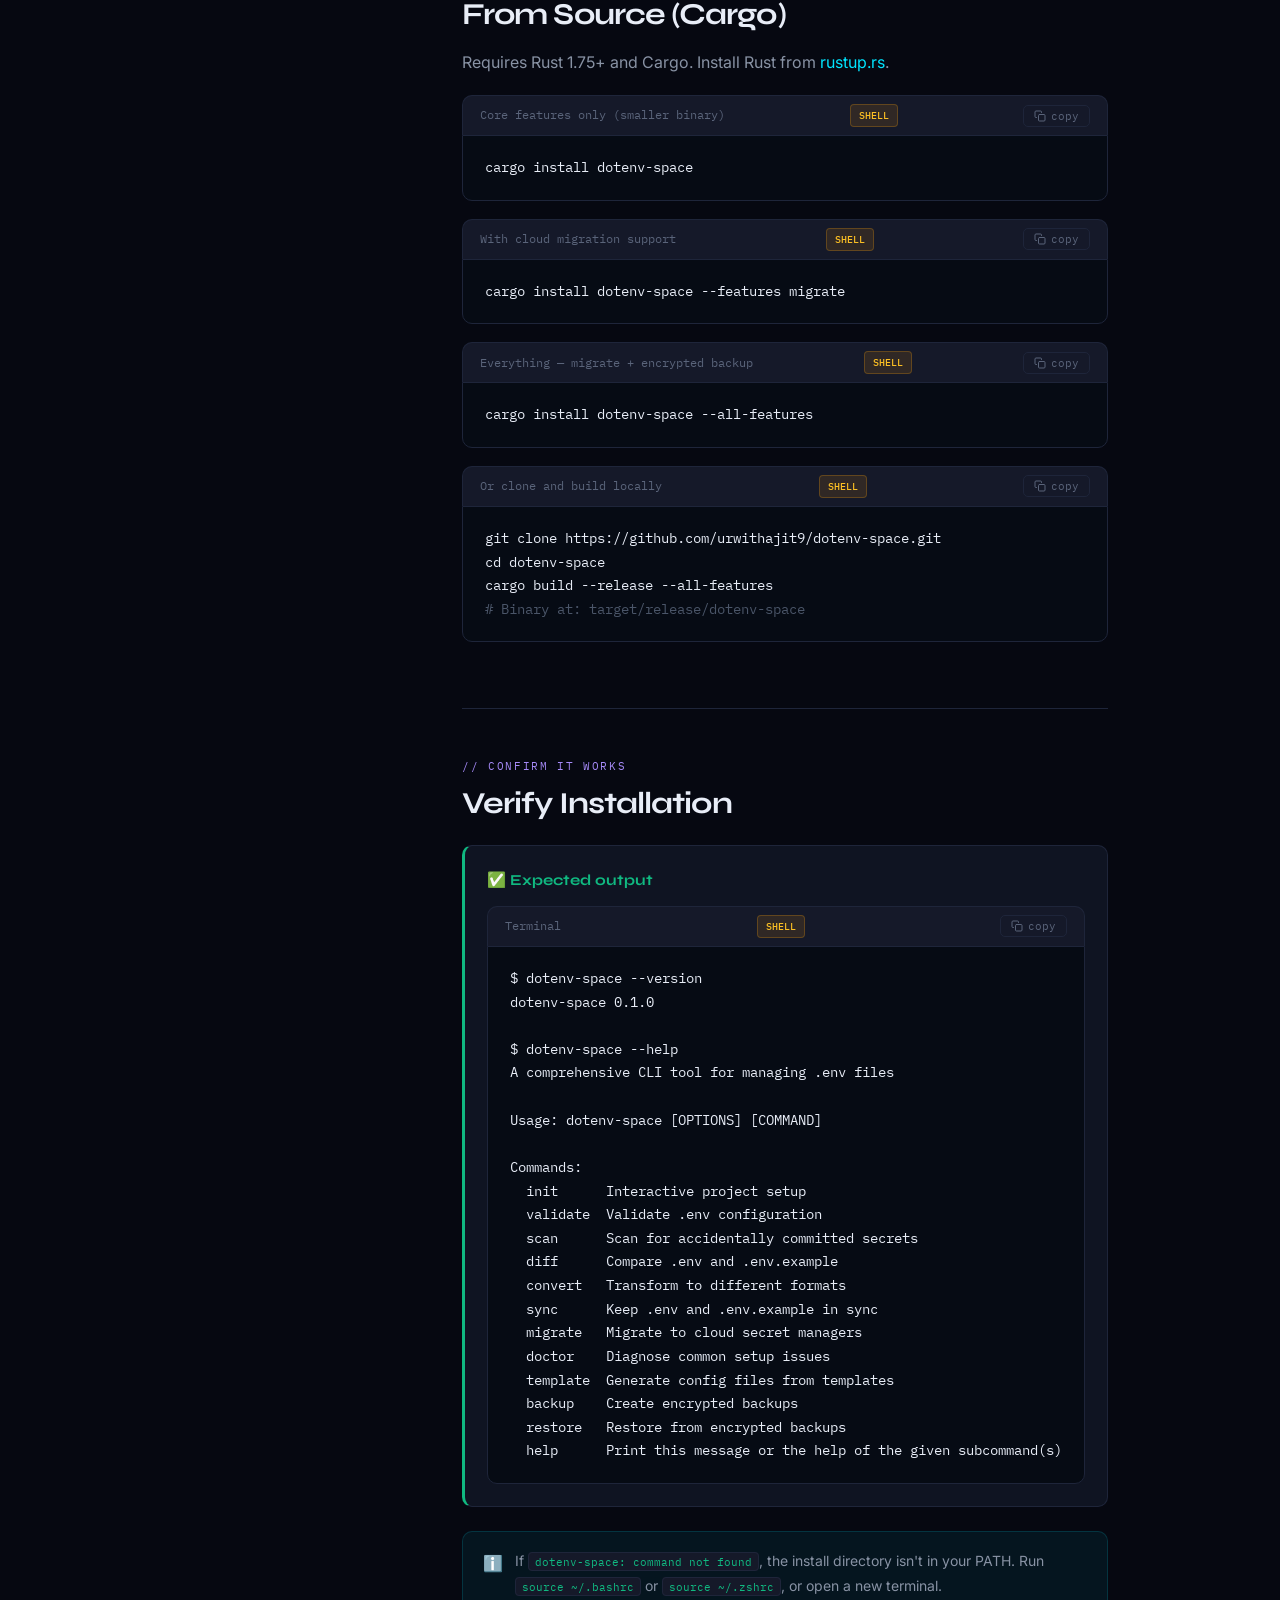
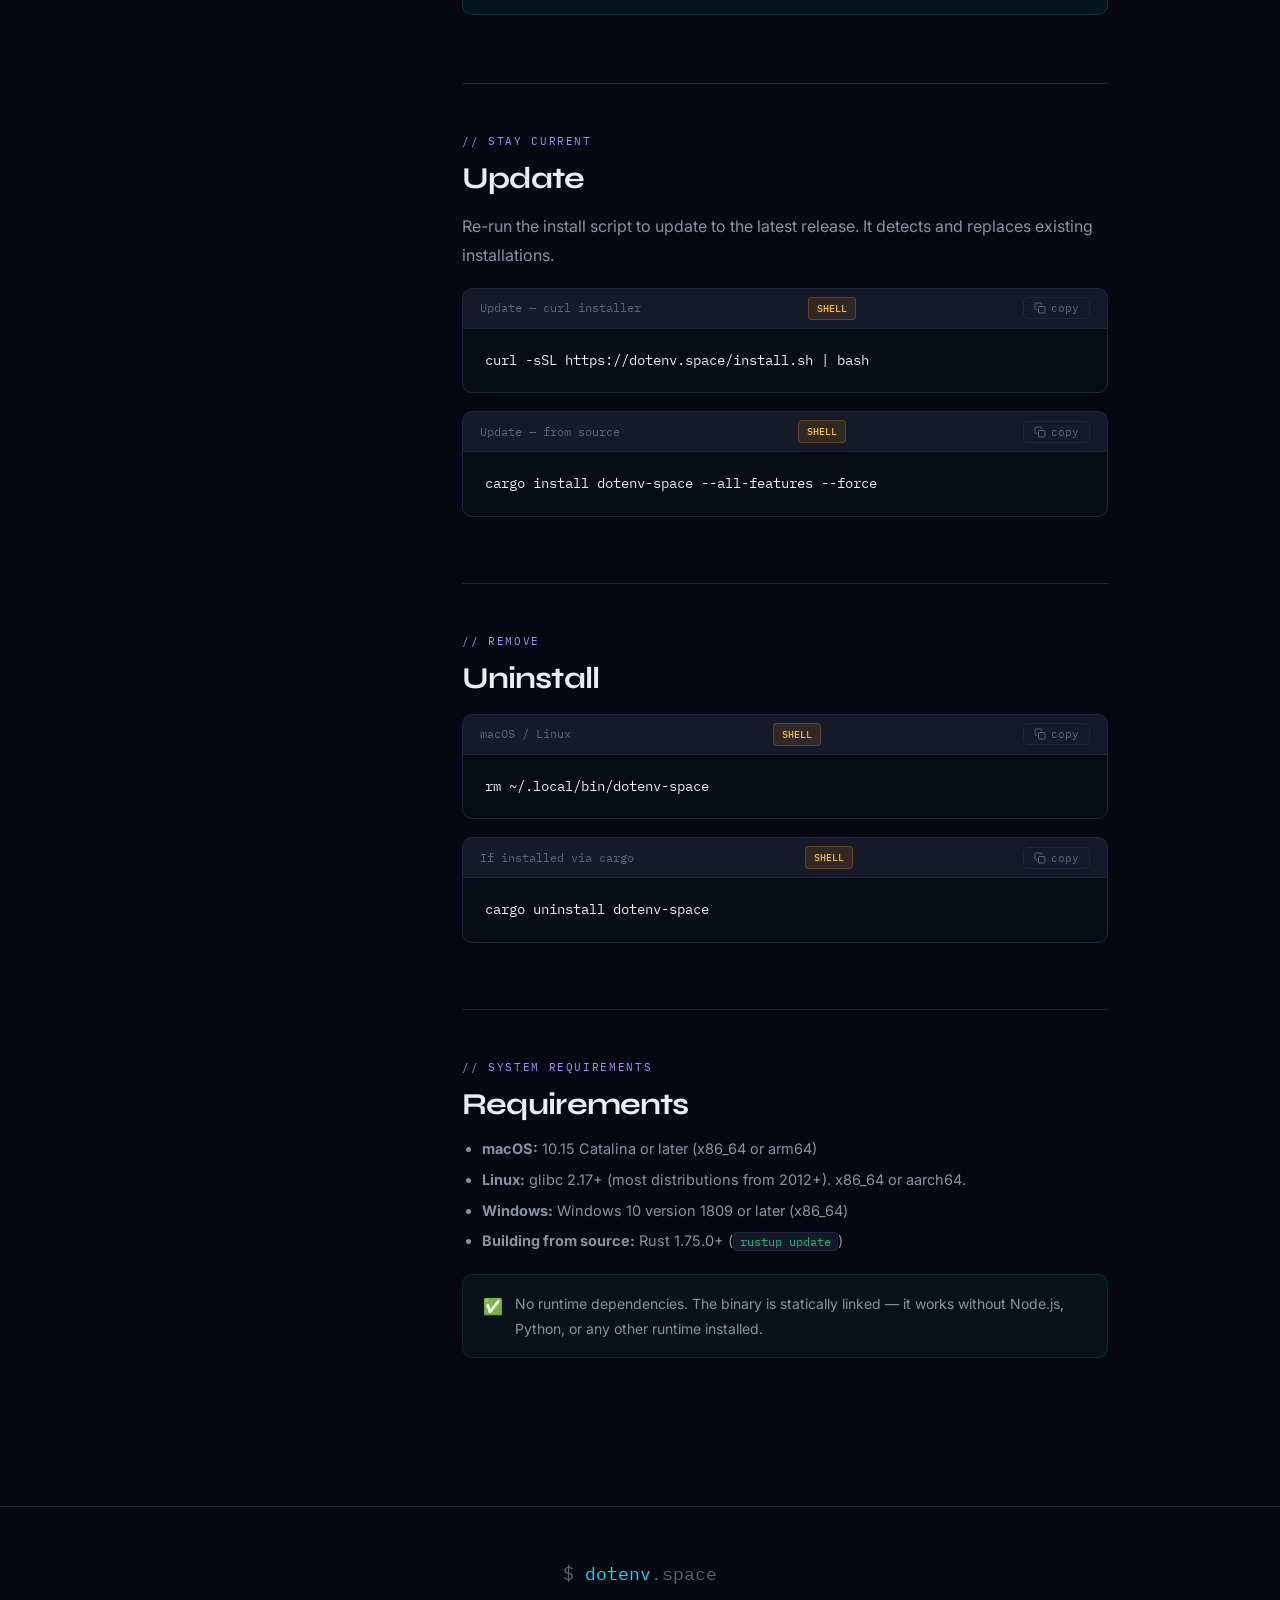
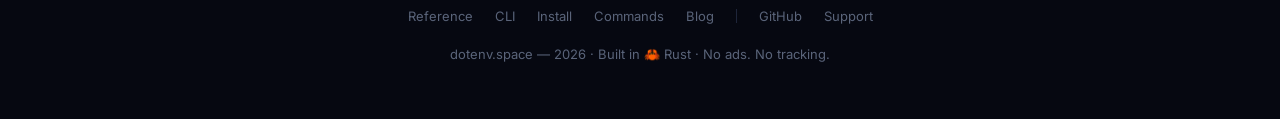
<file: cli/installation.html>
<!DOCTYPE html>
<html lang="en">
<head>
<meta charset="UTF-8">
<meta name="viewport" content="width=device-width, initial-scale=1.0">
<title>Install dotenv-space CLI — macOS, Linux, Windows &amp; From Source</title>
<meta name="description" content="Install the dotenv-space CLI tool on macOS, Linux, Windows, or build from source with Cargo. Includes verification and update instructions.">
<link rel="canonical" href="https://dotenv.space/cli/installation.html">
<link rel="icon" href="data:image/svg+xml,<svg xmlns='http://www.w3.org/2000/svg' viewBox='0 0 100 100'><text y='.9em' font-size='90'>🦀</text></svg>">
<style>
@import url('https://fonts.googleapis.com/css2?family=Syne:wght@400;600;700;800&family=IBM+Plex+Mono:wght@400;500&family=Inter:wght@300;400;500&display=swap');
:root{--bg:#060811;--surface:#0f1422;--surface2:#151929;--border:#1e253a;--accent:#00e5ff;--accent3:#10b981;--text:#e8edf7;--muted:#8892a4;--dim:#5a647a;--radius:10px;--purple:#a78bfa;--purple-bg:rgba(124,58,237,.15);--purple-border:rgba(124,58,237,.35)}
*,*::before,*::after{box-sizing:border-box;margin:0;padding:0}
html{scroll-behavior:smooth}
body{font-family:'Inter',sans-serif;background:var(--bg);color:var(--text);line-height:1.7;font-size:16px;overflow-x:hidden}
nav{position:fixed;top:0;left:0;right:0;z-index:100;background:rgba(6,8,17,.88);backdrop-filter:blur(16px);border-bottom:1px solid var(--border);padding:0 40px;height:60px;display:flex;align-items:center;justify-content:space-between}
.nav-logo{font-family:'IBM Plex Mono',monospace;font-size:1rem;color:var(--accent);text-decoration:none;font-weight:500;letter-spacing:-.02em}
.nav-logo span{color:var(--muted)}
.nav-links{display:flex;gap:22px;list-style:none;align-items:center}
.nav-links a{color:var(--muted);text-decoration:none;font-size:13px;font-weight:500;transition:color .2s}
.nav-links a:hover{color:var(--accent)}
.nav-active{color:var(--accent)!important}
.nav-cta{background:var(--accent)!important;color:#000!important;padding:6px 15px;border-radius:6px;font-weight:700!important;font-size:12.5px!important}
.nav-toggle{display:none;flex-direction:column;gap:5px;background:none;border:none;cursor:pointer;padding:4px}
.nav-toggle span{display:block;width:22px;height:2px;background:var(--muted);border-radius:2px}
@media(max-width:768px){nav{padding:0 20px}.nav-toggle{display:flex}.nav-links{display:none;position:absolute;top:60px;left:0;right:0;background:rgba(6,8,17,.97);border-bottom:1px solid var(--border);flex-direction:column;padding:16px 24px 20px;gap:4px}.nav-links.open{display:flex}.nav-links a{padding:10px 0;border-bottom:1px solid var(--border)}.nav-links li:last-child a{border-bottom:none}}
/* layout */
.page-wrap{max-width:900px;margin:0 auto;padding:100px 24px 80px}
.page-header{padding-bottom:48px;border-bottom:1px solid var(--border);margin-bottom:56px}
.page-header .section-label{font-family:'IBM Plex Mono',monospace;font-size:11px;color:var(--purple);text-transform:uppercase;letter-spacing:.15em;margin-bottom:12px}
.page-header h1{font-family:'Syne',sans-serif;font-size:clamp(2rem,5vw,3.4rem);font-weight:800;letter-spacing:-.04em;line-height:1.05;margin-bottom:16px}
.page-header p{color:var(--muted);font-size:1.05rem;max-width:580px;line-height:1.7;margin:0}
/* two-col layout for sidebar-ish ToC */
.doc-layout{display:grid;grid-template-columns:200px 1fr;gap:48px;align-items:start}
@media(max-width:760px){.doc-layout{grid-template-columns:1fr}}
.doc-toc{position:sticky;top:80px}
.doc-toc ul{list-style:none;padding:0}
.doc-toc li{margin-bottom:2px}
.doc-toc a{color:var(--dim);font-size:13px;text-decoration:none;padding:5px 10px;border-radius:6px;display:block;transition:color .2s,background .2s;font-family:'IBM Plex Mono',monospace}
.doc-toc a:hover{color:var(--accent);background:rgba(0,229,255,.06)}
.doc-toc .toc-head{color:var(--muted);font-size:11px;text-transform:uppercase;letter-spacing:.1em;padding:0 10px;margin:16px 0 6px}
.doc-toc .toc-head:first-child{margin-top:0}
@media(max-width:760px){.doc-toc{display:none}}
/* content */
.doc-content .section{padding:48px 0;border-top:1px solid var(--border)}
.doc-content .section:first-child{border-top:none;padding-top:0}
.section-label{font-family:'IBM Plex Mono',monospace;font-size:11px;color:var(--purple);text-transform:uppercase;letter-spacing:.15em;margin-bottom:10px}
h2{font-family:'Syne',sans-serif;font-size:1.9rem;font-weight:700;letter-spacing:-.03em;line-height:1.15;margin-bottom:16px}
h3{font-family:'Syne',sans-serif;font-size:1.1rem;font-weight:700;margin:28px 0 10px;color:var(--text)}
p{color:var(--muted);margin-bottom:14px;line-height:1.8}
p strong{color:var(--text);font-weight:500}
a{color:var(--accent);text-decoration:none}
a:hover{text-decoration:underline}
ul.prose{color:var(--muted);padding-left:20px;margin-bottom:14px}
ul.prose li{margin-bottom:6px;line-height:1.7;font-size:14.5px}
/* platform tabs */
.platform-tabs{display:flex;gap:4px;margin-bottom:-1px;flex-wrap:wrap}
.ptab{background:transparent;border:1px solid var(--border);border-bottom:none;border-radius:var(--radius) var(--radius) 0 0;padding:8px 18px;font-family:'IBM Plex Mono',monospace;font-size:12px;color:var(--muted);cursor:pointer;transition:all .2s}
.ptab.active{background:var(--surface2);color:var(--accent);border-color:rgba(0,229,255,.3)}
.ptab:hover:not(.active){color:var(--text)}
.pane{display:none}
.pane.active{display:block}
/* code */
.code-wrap{margin:18px 0}
.code-bar{display:flex;align-items:center;justify-content:space-between;background:var(--surface2);border:1px solid var(--border);border-bottom:none;border-radius:var(--radius) var(--radius) 0 0;padding:8px 17px;font-family:'IBM Plex Mono',monospace;font-size:12px;color:var(--dim)}
.lang-sh{padding:2px 8px;border-radius:4px;font-size:10px;font-weight:500;background:rgba(245,158,11,.12);color:#fbbf24;border:1px solid rgba(245,158,11,.25)}
.lang-ps{padding:2px 8px;border-radius:4px;font-size:10px;font-weight:500;background:rgba(56,189,248,.12);color:#7dd3fc;border:1px solid rgba(56,189,248,.25)}
.lang-toml{padding:2px 8px;border-radius:4px;font-size:10px;font-weight:500;background:rgba(249,115,22,.12);color:#fb923c;border:1px solid rgba(249,115,22,.25)}
pre{background:#060b14;border:1px solid var(--border);border-radius:0 0 var(--radius) var(--radius);padding:20px 22px;overflow-x:auto;font-family:'IBM Plex Mono',monospace;font-size:13.5px;line-height:1.75}
.ic{font-family:'IBM Plex Mono',monospace;font-size:.82em;background:var(--surface2);border:1px solid var(--border);padding:1px 6px;border-radius:4px;color:var(--accent3)}
.ck{color:#79c0ff}.cv{color:#a5f3fc}.cc{color:#4a5568}.cs{color:#86efac}.cw{color:#f87171}.cf{color:#c4b5fd}
/* callouts */
.callout{border-radius:var(--radius);padding:16px 20px;margin:20px 0;display:flex;gap:12px;font-size:14px}
.callout p{margin:0;font-size:14px}
.ci-icon{font-size:16px;flex-shrink:0;margin-top:2px}
.info{background:rgba(0,229,255,.06);border:1px solid rgba(0,229,255,.15)}
.tip{background:rgba(16,185,129,.06);border:1px solid rgba(16,185,129,.15)}
.warn{background:rgba(245,158,11,.07);border:1px solid rgba(245,158,11,.2)}
.danger{background:rgba(244,63,94,.07);border:1px solid rgba(244,63,94,.2)}
/* copy btn */
.copy-btn{display:flex;align-items:center;gap:5px;background:transparent;border:1px solid var(--border);border-radius:5px;color:var(--dim);font-family:'IBM Plex Mono',monospace;font-size:11px;padding:3px 10px;cursor:pointer;transition:all .18s;flex-shrink:0}
.copy-btn:hover{border-color:var(--accent);color:var(--accent);background:rgba(0,229,255,.06)}
.copy-btn.copied{border-color:var(--accent3);color:var(--accent3)}
/* verify box */
.verify-box{background:var(--surface);border:1px solid var(--border);border-left:3px solid var(--accent3);border-radius:var(--radius);padding:22px;margin:24px 0}
.verify-box h4{font-family:'Syne',sans-serif;font-weight:700;margin-bottom:12px;font-size:.95rem;color:var(--accent3)}
/* footer */
footer{border-top:1px solid var(--border);padding:52px 24px;text-align:center}
.footer-logo{font-family:'IBM Plex Mono',monospace;font-size:1.1rem;color:var(--accent);margin-bottom:14px}
.footer-logo span{color:var(--dim)}
footer p{color:var(--dim);font-size:13px;margin:0}
.footer-links{display:flex;gap:22px;justify-content:center;margin:16px 0;flex-wrap:wrap}
.footer-links a{color:var(--dim);font-size:13px;transition:color .2s}
.footer-links a:hover{color:var(--accent);text-decoration:none}
.footer-sep{width:1px;height:14px;background:var(--border);align-self:center;display:inline-block}
</style>
<script async src="https://plausible.io/js/pa-MTFkM-GKbC_JAqVNzkJ49.js"></script>
<script>window.plausible=window.plausible||function(){(plausible.q=plausible.q||[]).push(arguments)},plausible.init=plausible.init||function(i){plausible.o=i||{}};plausible.init()</script>
</head>
<body>

<nav>
  <a class="nav-logo" href="/"><span>$</span> dotenv<span>.space</span></a>
  <button class="nav-toggle" id="navToggle" aria-label="Toggle menu">
    <span></span><span></span><span></span>
  </button>
  <ul class="nav-links" id="navLinks">
    <li><a href="/">Reference</a></li>
    <li><a href="/cli/">CLI</a></li>
    <li><a href="/cli/installation.html" class="nav-active">Install</a></li>
    <li><a href="/cli/commands.html">Commands</a></li>
    <li><a href="/blog/">Blog</a></li>
    <li><a href="https://github.com/urwithajit9/dotenv-space" target="_blank" rel="noopener">GitHub</a></li>
    <li><a href="#install" class="nav-cta">Get CLI →</a></li>
  </ul>
</nav>

<div class="page-wrap">
  <div class="page-header">
    <div class="section-label">// CLI Documentation</div>
    <h1>Installation</h1>
    <p>Install dotenv-space on macOS, Linux, or Windows, or build from source with Cargo. All install methods include the full feature set.</p>
  </div>

  <div class="doc-layout">
    <!-- TOC -->
    <nav class="doc-toc" aria-label="On this page">
      <div class="toc-head">On this page</div>
      <ul>
        <li><a href="#install">Quick Install</a></li>
        <li><a href="#platforms">By Platform</a></li>
        <li><a href="#source">From Source</a></li>
        <li><a href="#verify">Verify</a></li>
        <li><a href="#update">Update</a></li>
        <li><a href="#uninstall">Uninstall</a></li>
        <li><a href="#requirements">Requirements</a></li>
      </ul>
    </nav>

    <!-- CONTENT -->
    <div class="doc-content">

      <div class="section" id="install">
        <div class="section-label">// Fastest</div>
        <h2>Quick Install</h2>
        <p>The install script auto-detects your OS and architecture, downloads the latest release binary, and places it in <code class="ic">~/.local/bin</code> (Linux/macOS) or <code class="ic">%LOCALAPPDATA%\dotenv-space\bin</code> (Windows).</p>

        <div class="code-wrap">
          <div class="code-bar"><span>macOS / Linux</span><span class="lang-sh">SHELL</span></div>
          <pre>curl -sSL https://dotenv.space/install.sh | bash</pre>
        </div>

        <div class="code-wrap">
          <div class="code-bar"><span>Windows (PowerShell)</span><span class="lang-ps">POWERSHELL</span></div>
          <pre>irm https://dotenv.space/install.ps1 | iex</pre>
        </div>

        <div class="callout warn">
          <span class="ci-icon">⚠️</span>
          <p>Always review install scripts before piping to your shell. You can inspect ours at <a href="https://github.com/urwithajit9/dotenv-space/blob/main/scripts/install.sh" target="_blank" rel="noopener">github.com/urwithajit9/dotenv-space</a>.</p>
        </div>
      </div>

      <div class="section" id="platforms">
        <div class="section-label">// Platform Options</div>
        <h2>By Platform</h2>

        <div class="platform-tabs">
          <button class="ptab active" onclick="showPlatform('mac', this)">macOS</button>
          <button class="ptab" onclick="showPlatform('linux', this)">Linux</button>
          <button class="ptab" onclick="showPlatform('windows', this)">Windows</button>
        </div>

        <div id="pane-mac" class="pane active">
          <div class="code-wrap">
            <div class="code-bar"><span>macOS — curl installer (recommended)</span><span class="lang-sh">SHELL</span></div>
            <pre>curl -sSL https://dotenv.space/install.sh | bash</pre>
          </div>
          <div class="code-wrap">
            <div class="code-bar"><span>macOS — Homebrew (coming soon)</span><span class="lang-sh">SHELL</span></div>
            <pre><span class="cc"># Not yet available — use curl installer above</span>
<span class="cc"># brew install urwithajit9/tap/dotenv-space</span></pre>
          </div>
          <p>Works on both Intel (x86_64) and Apple Silicon (arm64). The installer detects your architecture automatically.</p>
        </div>

        <div id="pane-linux" class="pane">
          <div class="code-wrap">
            <div class="code-bar"><span>Linux — curl installer</span><span class="lang-sh">SHELL</span></div>
            <pre>curl -sSL https://dotenv.space/install.sh | bash</pre>
          </div>
          <div class="code-wrap">
            <div class="code-bar"><span>Linux — manual download (x86_64)</span><span class="lang-sh">SHELL</span></div>
            <pre><span class="cc"># Replace VERSION with the latest release tag</span>
VERSION=v0.1.0
curl -LO https://github.com/urwithajit9/dotenv-space/releases/download/$VERSION/dotenv-space-x86_64-unknown-linux-gnu.tar.gz
tar -xzf dotenv-space-*.tar.gz
chmod +x dotenv-space
mv dotenv-space ~/.local/bin/</pre>
          </div>
          <p>Supports x86_64 and aarch64 (ARM64). If <code class="ic">~/.local/bin</code> isn't in your <code class="ic">PATH</code>, add <code class="ic">export PATH="$HOME/.local/bin:$PATH"</code> to your shell profile.</p>
        </div>

        <div id="pane-windows" class="pane">
          <div class="code-wrap">
            <div class="code-bar"><span>Windows — PowerShell</span><span class="lang-ps">POWERSHELL</span></div>
            <pre>irm https://dotenv.space/install.ps1 | iex</pre>
          </div>
          <div class="code-wrap">
            <div class="code-bar"><span>Windows — manual download</span><span class="lang-ps">POWERSHELL</span></div>
            <pre><span class="cc"># Download from GitHub Releases</span>
$url = "https://github.com/urwithajit9/dotenv-space/releases/latest/download/dotenv-space-x86_64-pc-windows-msvc.zip"
Invoke-WebRequest -Uri $url -OutFile dotenv-space.zip
Expand-Archive dotenv-space.zip -DestinationPath $env:LOCALAPPDATA\dotenv-space\bin</pre>
          </div>
          <div class="callout info">
            <span class="ci-icon">ℹ️</span>
            <p>Add the install directory to your system PATH: <strong>System Properties → Advanced → Environment Variables → PATH</strong>. You may need to restart your terminal.</p>
          </div>
        </div>
      </div>

      <div class="section" id="source">
        <div class="section-label">// Build From Source</div>
        <h2>From Source (Cargo)</h2>
        <p>Requires Rust 1.75+ and Cargo. Install Rust from <a href="https://rustup.rs" target="_blank" rel="noopener">rustup.rs</a>.</p>

        <div class="code-wrap">
          <div class="code-bar"><span>Core features only (smaller binary)</span><span class="lang-sh">SHELL</span></div>
          <pre>cargo install dotenv-space</pre>
        </div>

        <div class="code-wrap">
          <div class="code-bar"><span>With cloud migration support</span><span class="lang-sh">SHELL</span></div>
          <pre>cargo install dotenv-space --features migrate</pre>
        </div>

        <div class="code-wrap">
          <div class="code-bar"><span>Everything — migrate + encrypted backup</span><span class="lang-sh">SHELL</span></div>
          <pre>cargo install dotenv-space --all-features</pre>
        </div>

        <div class="code-wrap">
          <div class="code-bar"><span>Or clone and build locally</span><span class="lang-sh">SHELL</span></div>
          <pre>git clone https://github.com/urwithajit9/dotenv-space.git
cd dotenv-space
cargo build --release --all-features
<span class="cc"># Binary at: target/release/dotenv-space</span></pre>
        </div>
      </div>

      <div class="section" id="verify">
        <div class="section-label">// Confirm It Works</div>
        <h2>Verify Installation</h2>

        <div class="verify-box">
          <h4>✅ Expected output</h4>
          <div class="code-wrap" style="margin:0">
            <div class="code-bar"><span>Terminal</span><span class="lang-sh">SHELL</span></div>
            <pre>$ dotenv-space --version
dotenv-space 0.1.0

$ dotenv-space --help
A comprehensive CLI tool for managing .env files

Usage: dotenv-space [OPTIONS] [COMMAND]

Commands:
  init      Interactive project setup
  validate  Validate .env configuration
  scan      Scan for accidentally committed secrets
  diff      Compare .env and .env.example
  convert   Transform to different formats
  sync      Keep .env and .env.example in sync
  migrate   Migrate to cloud secret managers
  doctor    Diagnose common setup issues
  template  Generate config files from templates
  backup    Create encrypted backups
  restore   Restore from encrypted backups
  help      Print this message or the help of the given subcommand(s)</pre>
          </div>
        </div>

        <div class="callout info">
          <span class="ci-icon">ℹ️</span>
          <p>If <code class="ic">dotenv-space: command not found</code>, the install directory isn't in your PATH. Run <code class="ic">source ~/.bashrc</code> or <code class="ic">source ~/.zshrc</code>, or open a new terminal.</p>
        </div>
      </div>

      <div class="section" id="update">
        <div class="section-label">// Stay Current</div>
        <h2>Update</h2>
        <p>Re-run the install script to update to the latest release. It detects and replaces existing installations.</p>

        <div class="code-wrap">
          <div class="code-bar"><span>Update — curl installer</span><span class="lang-sh">SHELL</span></div>
          <pre>curl -sSL https://dotenv.space/install.sh | bash</pre>
        </div>

        <div class="code-wrap">
          <div class="code-bar"><span>Update — from source</span><span class="lang-sh">SHELL</span></div>
          <pre>cargo install dotenv-space --all-features --force</pre>
        </div>
      </div>

      <div class="section" id="uninstall">
        <div class="section-label">// Remove</div>
        <h2>Uninstall</h2>

        <div class="code-wrap">
          <div class="code-bar"><span>macOS / Linux</span><span class="lang-sh">SHELL</span></div>
          <pre>rm ~/.local/bin/dotenv-space</pre>
        </div>

        <div class="code-wrap">
          <div class="code-bar"><span>If installed via cargo</span><span class="lang-sh">SHELL</span></div>
          <pre>cargo uninstall dotenv-space</pre>
        </div>
      </div>

      <div class="section" id="requirements">
        <div class="section-label">// System Requirements</div>
        <h2>Requirements</h2>

        <ul class="prose">
          <li><strong>macOS:</strong> 10.15 Catalina or later (x86_64 or arm64)</li>
          <li><strong>Linux:</strong> glibc 2.17+ (most distributions from 2012+). x86_64 or aarch64.</li>
          <li><strong>Windows:</strong> Windows 10 version 1809 or later (x86_64)</li>
          <li><strong>Building from source:</strong> Rust 1.75.0+ (<code class="ic">rustup update</code>)</li>
        </ul>

        <div class="callout tip">
          <span class="ci-icon">✅</span>
          <p>No runtime dependencies. The binary is statically linked — it works without Node.js, Python, or any other runtime installed.</p>
        </div>
      </div>

    </div><!-- /doc-content -->
  </div><!-- /doc-layout -->
</div><!-- /page-wrap -->

<footer>
  <div class="footer-logo"><span>$ </span>dotenv<span>.space</span></div>
  <div class="footer-links">
    <a href="/">Reference</a>
    <a href="/cli/">CLI</a>
    <a href="/cli/installation.html">Install</a>
    <a href="/cli/commands.html">Commands</a>
    <a href="/blog/">Blog</a>
    <span class="footer-sep"></span>
    <a href="https://github.com/urwithajit9/dotenv-space" target="_blank" rel="noopener">GitHub</a>
    <a href="mailto:support@dotenv.space">Support</a>
  </div>
  <p>dotenv.space — 2026 · Built in 🦀 Rust · No ads. No tracking.</p>
</footer>

<script>
function showPlatform(name, btn) {
  document.querySelectorAll('.pane').forEach(p => p.classList.remove('active'));
  document.querySelectorAll('.ptab').forEach(t => t.classList.remove('active'));
  document.getElementById('pane-' + name).classList.add('active');
  btn.classList.add('active');
}
document.querySelectorAll('.code-bar').forEach(bar => {
  const btn = document.createElement('button');
  btn.className = 'copy-btn';
  btn.innerHTML = '<svg viewBox="0 0 24 24" fill="none" stroke="currentColor" stroke-width="2" stroke-linecap="round" stroke-linejoin="round" width="12" height="12"><rect x="9" y="9" width="13" height="13" rx="2"></rect><path d="M5 15H4a2 2 0 0 1-2-2V4a2 2 0 0 1 2-2h9a2 2 0 0 1 2 2v1"></path></svg> copy';
  btn.addEventListener('click', () => {
    const pre = bar.nextElementSibling; if (!pre) return;
    navigator.clipboard.writeText(pre.innerText || pre.textContent).then(() => {
      btn.textContent = '✓ copied'; btn.classList.add('copied');
      setTimeout(() => { btn.innerHTML = '<svg viewBox="0 0 24 24" fill="none" stroke="currentColor" stroke-width="2" stroke-linecap="round" stroke-linejoin="round" width="12" height="12"><rect x="9" y="9" width="13" height="13" rx="2"></rect><path d="M5 15H4a2 2 0 0 1-2-2V4a2 2 0 0 1 2-2h9a2 2 0 0 1 2 2v1"></path></svg> copy'; btn.classList.remove('copied'); }, 2000);
    });
  });
  bar.appendChild(btn);
});
const t = document.getElementById('navToggle'), l = document.getElementById('navLinks');
if (t && l) { t.addEventListener('click', () => l.classList.toggle('open')); }
</script>
</body>
</html>
</file>
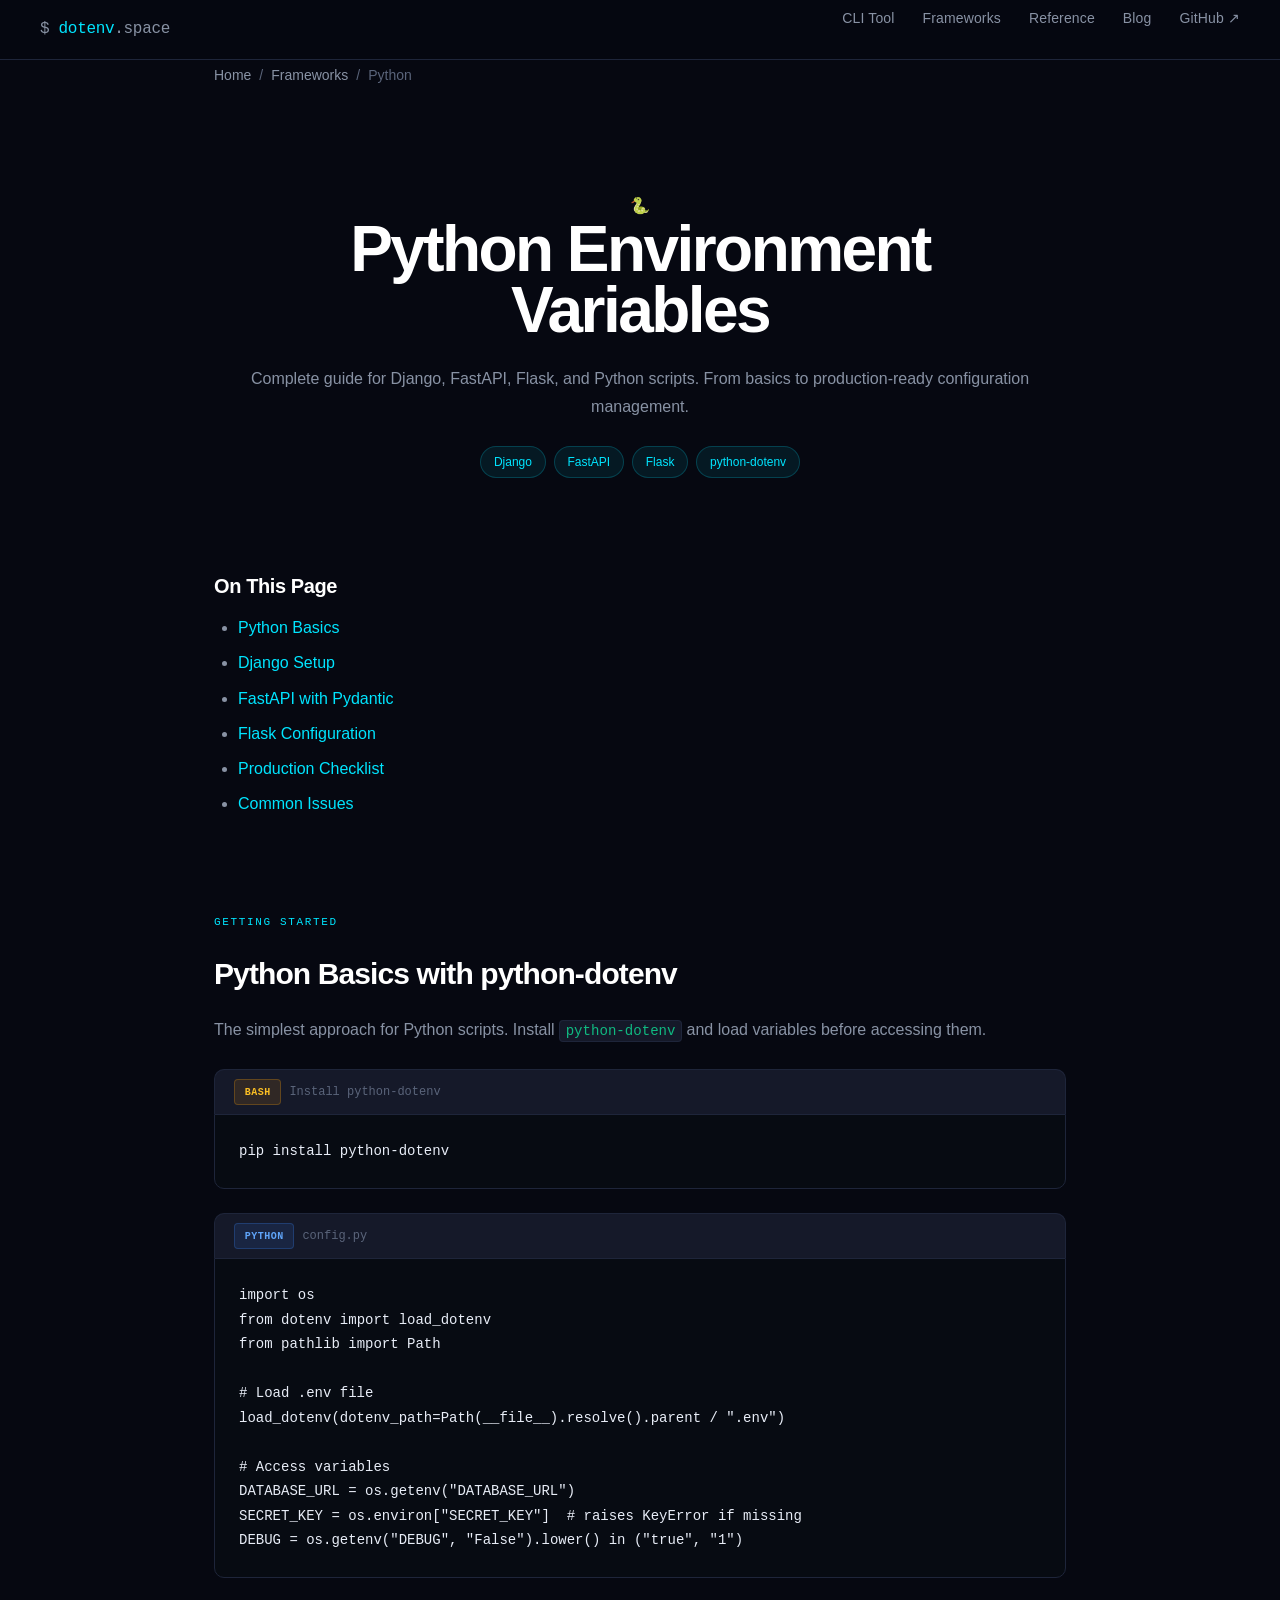
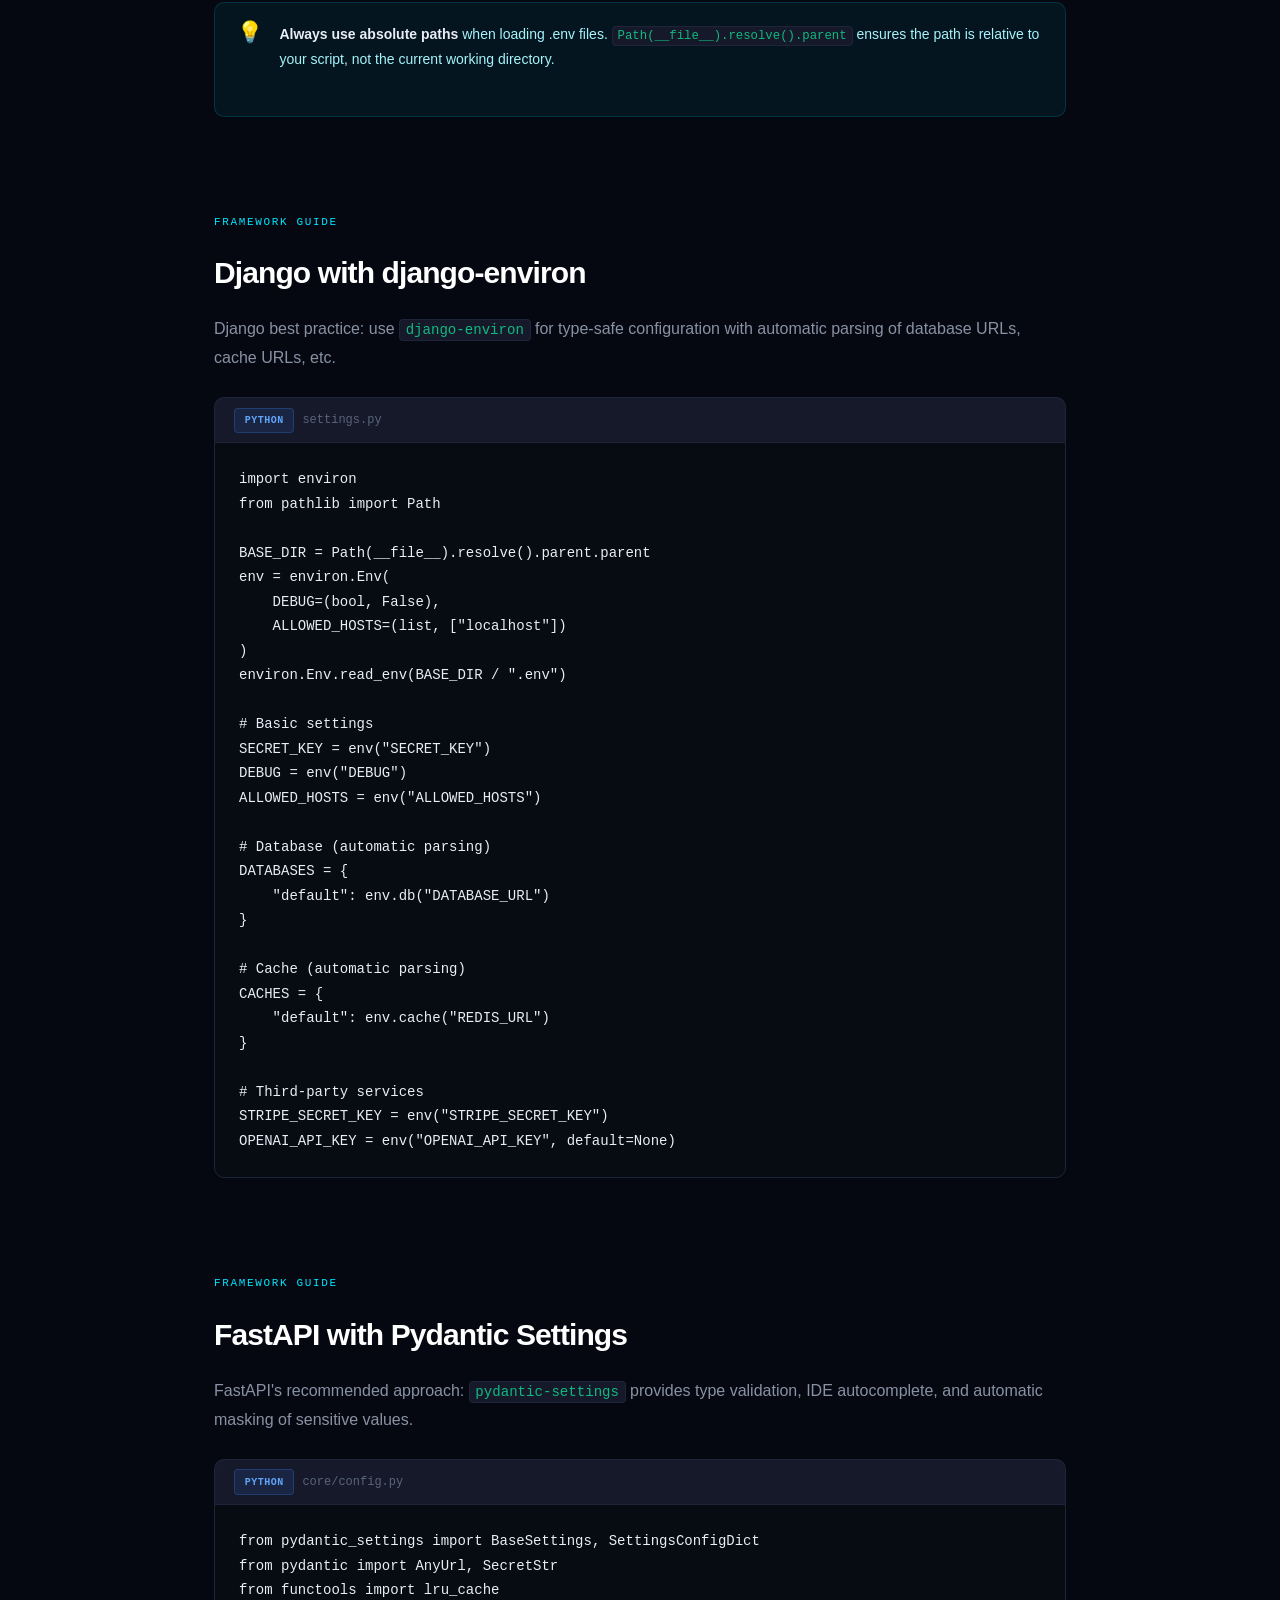
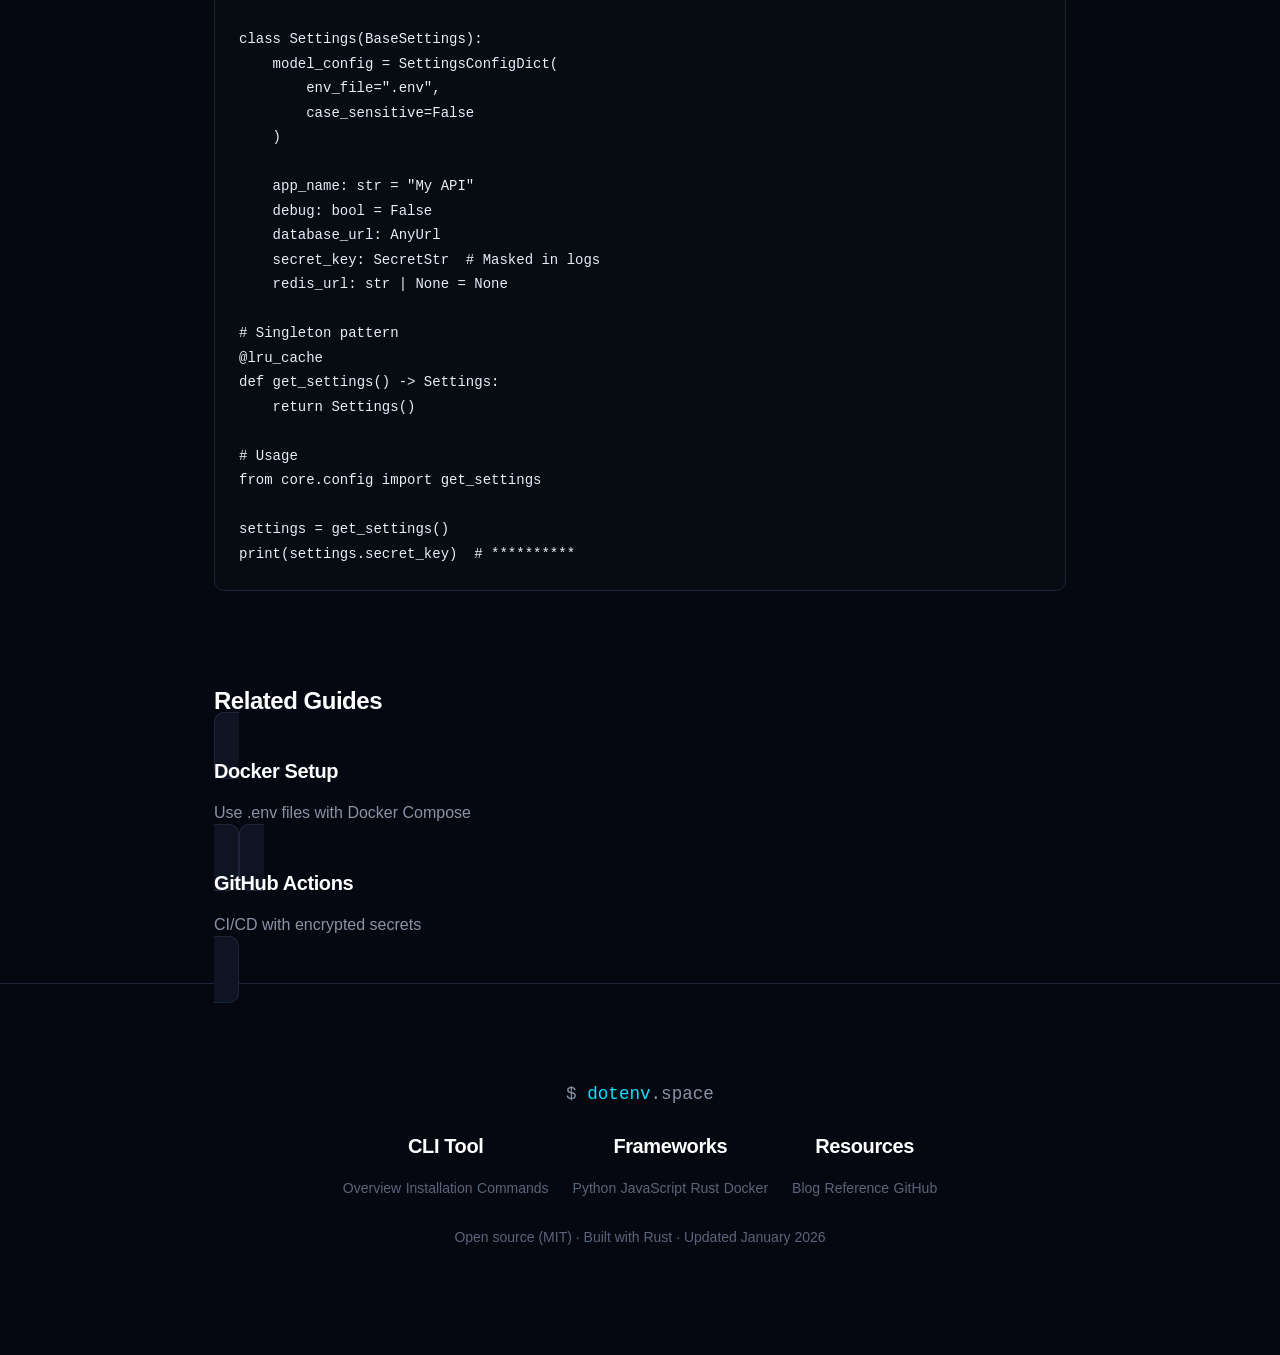
<file: frameworks/python.html>
<!DOCTYPE html>
<html lang="en">
<head>
<meta charset="UTF-8">
<meta name="viewport" content="width=device-width, initial-scale=1.0">
<title>Python .env Guide — Django, FastAPI, Flask | dotenv.space</title>
<meta name="description" content="Complete guide to environment variables in Python. Django, FastAPI, Flask examples with python-dotenv, django-environ, and pydantic-settings.">

<link rel="canonical" href="https://dotenv.space/frameworks/python">
<link rel="icon" href="data:image/svg+xml,<svg xmlns='http://www.w3.org/2000/svg' viewBox='0 0 100 100'><text y='.9em' font-size='90'>🔐</text></svg>">

<!-- Modular CSS -->
<link rel="stylesheet" href="/assets/css/base.css">
<link rel="stylesheet" href="/assets/css/components.css">
<link rel="stylesheet" href="/assets/css/layout.css">
<link rel="stylesheet" href="/assets/css/pages/framework.css">

<script defer data-domain="dotenv.space" src="https://plausible.io/js/script.js"></script>
</head>
<body>

<!-- NAVIGATION (same on all pages) -->
<nav class="nav">
  <a class="nav-logo" href="/">
    <span class="nav-logo-muted">$</span> dotenv<span class="nav-logo-muted">.space</span>
  </a>

  <ul class="nav-links">
    <li><a href="/cli/">CLI Tool</a></li>
    <li><a href="/#frameworks" class="active">Frameworks</a></li>
    <li><a href="/#reference">Reference</a></li>
    <li><a href="/blog/">Blog</a></li>
    <li><a href="https://github.com/urwithajit9/dotenv-space-cli" target="_blank">GitHub ↗</a></li>
  </ul>
</nav>

<!-- MAIN CONTENT -->
<main class="container mt-xl">
  <!-- Breadcrumb -->
  <nav class="breadcrumb mb-lg">
    <a href="/">Home</a>
    <span>/</span>
    <a href="/#frameworks">Frameworks</a>
    <span>/</span>
    <span>Python</span>
  </nav>

  <!-- Header -->
  <header class="framework-header mb-xl">
    <div class="framework-hero-icon">🐍</div>
    <h1>Python Environment Variables</h1>
    <p class="text-muted text-lg">
      Complete guide for Django, FastAPI, Flask, and Python scripts.
      From basics to production-ready configuration management.
    </p>

    <div class="framework-tags">
      <span class="badge badge-accent">Django</span>
      <span class="badge badge-accent">FastAPI</span>
      <span class="badge badge-accent">Flask</span>
      <span class="badge badge-accent">python-dotenv</span>
    </div>
  </header>

  <!-- Table of Contents -->
  <div class="toc-box mb-xl">
    <h4>On This Page</h4>
    <ul>
      <li><a href="#basics">Python Basics</a></li>
      <li><a href="#django">Django Setup</a></li>
      <li><a href="#fastapi">FastAPI with Pydantic</a></li>
      <li><a href="#flask">Flask Configuration</a></li>
      <li><a href="#production">Production Checklist</a></li>
      <li><a href="#troubleshooting">Common Issues</a></li>
    </ul>
  </div>

  <!-- Section: Basics -->
  <section id="basics" class="content-section">
    <div class="section-label">Getting Started</div>
    <h2>Python Basics with python-dotenv</h2>

    <p>
      The simplest approach for Python scripts. Install <code>python-dotenv</code>
      and load variables before accessing them.
    </p>

    <div class="code-wrap">
      <div class="code-bar">
        <span class="code-bar-title">
          <span class="lang-tag lang-bash">BASH</span>
          Install python-dotenv
        </span>
      </div>
      <div class="code-content">
<pre>pip install python-dotenv</pre>
      </div>
    </div>

    <div class="code-wrap">
      <div class="code-bar">
        <span class="code-bar-title">
          <span class="lang-tag lang-python">PYTHON</span>
          config.py
        </span>
      </div>
      <div class="code-content">
<pre><span class="cw">import</span> os
<span class="cw">from</span> dotenv <span class="cw">import</span> load_dotenv
<span class="cw">from</span> pathlib <span class="cw">import</span> Path

<span class="cc"># Load .env file</span>
load_dotenv(dotenv_path=Path(__file__).resolve().parent / <span class="cs">".env"</span>)

<span class="cc"># Access variables</span>
<span class="ck">DATABASE_URL</span> = os.getenv(<span class="cs">"DATABASE_URL"</span>)
<span class="ck">SECRET_KEY</span> = os.environ[<span class="cs">"SECRET_KEY"</span>]  <span class="cc"># raises KeyError if missing</span>
<span class="ck">DEBUG</span> = os.getenv(<span class="cs">"DEBUG"</span>, <span class="cs">"False"</span>).lower() <span class="cw">in</span> (<span class="cs">"true"</span>, <span class="cs">"1"</span>)</pre>
      </div>
    </div>

    <div class="callout callout-info">
      <span class="callout-icon">💡</span>
      <div class="callout-content">
        <p>
          <strong>Always use absolute paths</strong> when loading .env files.
          <code>Path(__file__).resolve().parent</code> ensures the path is relative
          to your script, not the current working directory.
        </p>
      </div>
    </div>
  </section>

  <!-- Section: Django -->
  <section id="django" class="content-section">
    <div class="section-label">Framework Guide</div>
    <h2>Django with django-environ</h2>

    <p>
      Django best practice: use <code>django-environ</code> for type-safe
      configuration with automatic parsing of database URLs, cache URLs, etc.
    </p>

    <div class="code-wrap">
      <div class="code-bar">
        <span class="code-bar-title">
          <span class="lang-tag lang-python">PYTHON</span>
          settings.py
        </span>
      </div>
      <div class="code-content">
<pre><span class="cw">import</span> environ
<span class="cw">from</span> pathlib <span class="cw">import</span> Path

<span class="ck">BASE_DIR</span> = Path(__file__).resolve().parent.parent
<span class="ck">env</span> = environ.Env(
    DEBUG=(bool, False),
    ALLOWED_HOSTS=(list, [<span class="cs">"localhost"</span>])
)
environ.Env.read_env(BASE_DIR / <span class="cs">".env"</span>)

<span class="cc"># Basic settings</span>
<span class="ck">SECRET_KEY</span> = env(<span class="cs">"SECRET_KEY"</span>)
<span class="ck">DEBUG</span> = env(<span class="cs">"DEBUG"</span>)
<span class="ck">ALLOWED_HOSTS</span> = env(<span class="cs">"ALLOWED_HOSTS"</span>)

<span class="cc"># Database (automatic parsing)</span>
<span class="ck">DATABASES</span> = {
    <span class="cs">"default"</span>: env.db(<span class="cs">"DATABASE_URL"</span>)
}

<span class="cc"># Cache (automatic parsing)</span>
<span class="ck">CACHES</span> = {
    <span class="cs">"default"</span>: env.cache(<span class="cs">"REDIS_URL"</span>)
}

<span class="cc"># Third-party services</span>
<span class="ck">STRIPE_SECRET_KEY</span> = env(<span class="cs">"STRIPE_SECRET_KEY"</span>)
<span class="ck">OPENAI_API_KEY</span> = env(<span class="cs">"OPENAI_API_KEY"</span>, default=None)</pre>
      </div>
    </div>
  </section>

  <!-- Section: FastAPI -->
  <section id="fastapi" class="content-section">
    <div class="section-label">Framework Guide</div>
    <h2>FastAPI with Pydantic Settings</h2>

    <p>
      FastAPI's recommended approach: <code>pydantic-settings</code> provides
      type validation, IDE autocomplete, and automatic masking of sensitive values.
    </p>

    <div class="code-wrap">
      <div class="code-bar">
        <span class="code-bar-title">
          <span class="lang-tag lang-python">PYTHON</span>
          core/config.py
        </span>
      </div>
      <div class="code-content">
<pre><span class="cw">from</span> pydantic_settings <span class="cw">import</span> BaseSettings, SettingsConfigDict
<span class="cw">from</span> pydantic <span class="cw">import</span> AnyUrl, SecretStr
<span class="cw">from</span> functools <span class="cw">import</span> lru_cache

<span class="cw">class</span> Settings(BaseSettings):
    model_config = SettingsConfigDict(
        env_file=<span class="cs">".env"</span>,
        case_sensitive=False
    )

    app_name: str = <span class="cs">"My API"</span>
    debug: bool = False
    database_url: AnyUrl
    secret_key: SecretStr  <span class="cc"># Masked in logs</span>
    redis_url: str | None = None

<span class="cc"># Singleton pattern</span>
<span class="cw">@lru_cache</span>
<span class="cw">def</span> get_settings() -> Settings:
    <span class="cw">return</span> Settings()

<span class="cc"># Usage</span>
<span class="cw">from</span> core.config <span class="cw">import</span> get_settings

settings = get_settings()
<span class="cf">print</span>(settings.secret_key)  <span class="cc"># **********</span></pre>
      </div>
    </div>
  </section>

  <!-- More sections would follow... -->

  <!-- Quick Links -->
  <div class="related-links mt-2xl">
    <h3>Related Guides</h3>
    <div class="grid-2">
      <a href="/frameworks/docker" class="card hover-scale transition">
        <h4>Docker Setup</h4>
        <p>Use .env files with Docker Compose</p>
      </a>
      <a href="/frameworks/github-actions" class="card hover-scale transition">
        <h4>GitHub Actions</h4>
        <p>CI/CD with encrypted secrets</p>
      </a>
    </div>
  </div>

</main>

<!-- FOOTER (same on all pages) -->
<footer class="footer">
  <div class="footer-logo">
    <span class="nav-logo-muted">$ </span>dotenv<span class="nav-logo-muted">.space</span>
  </div>

  <div class="footer-links">
    <div class="footer-col">
      <h4>CLI Tool</h4>
      <a href="/cli/">Overview</a>
      <a href="/cli/installation">Installation</a>
      <a href="/cli/commands">Commands</a>
    </div>

    <div class="footer-col">
      <h4>Frameworks</h4>
      <a href="/frameworks/python">Python</a>
      <a href="/frameworks/javascript">JavaScript</a>
      <a href="/frameworks/rust">Rust</a>
      <a href="/frameworks/docker">Docker</a>
    </div>

    <div class="footer-col">
      <h4>Resources</h4>
      <a href="/blog/">Blog</a>
      <a href="/#reference">Reference</a>
      <a href="https://github.com/urwithajit9/dotenv-space-cli" target="_blank">GitHub</a>
    </div>
  </div>

  <div class="footer-bottom">
    <p class="footer-text">Open source (MIT) · Built with Rust · Updated January 2026</p>
  </div>
</footer>

<script src="/assets/js/main.js"></script>
</body>
</html>
</file>
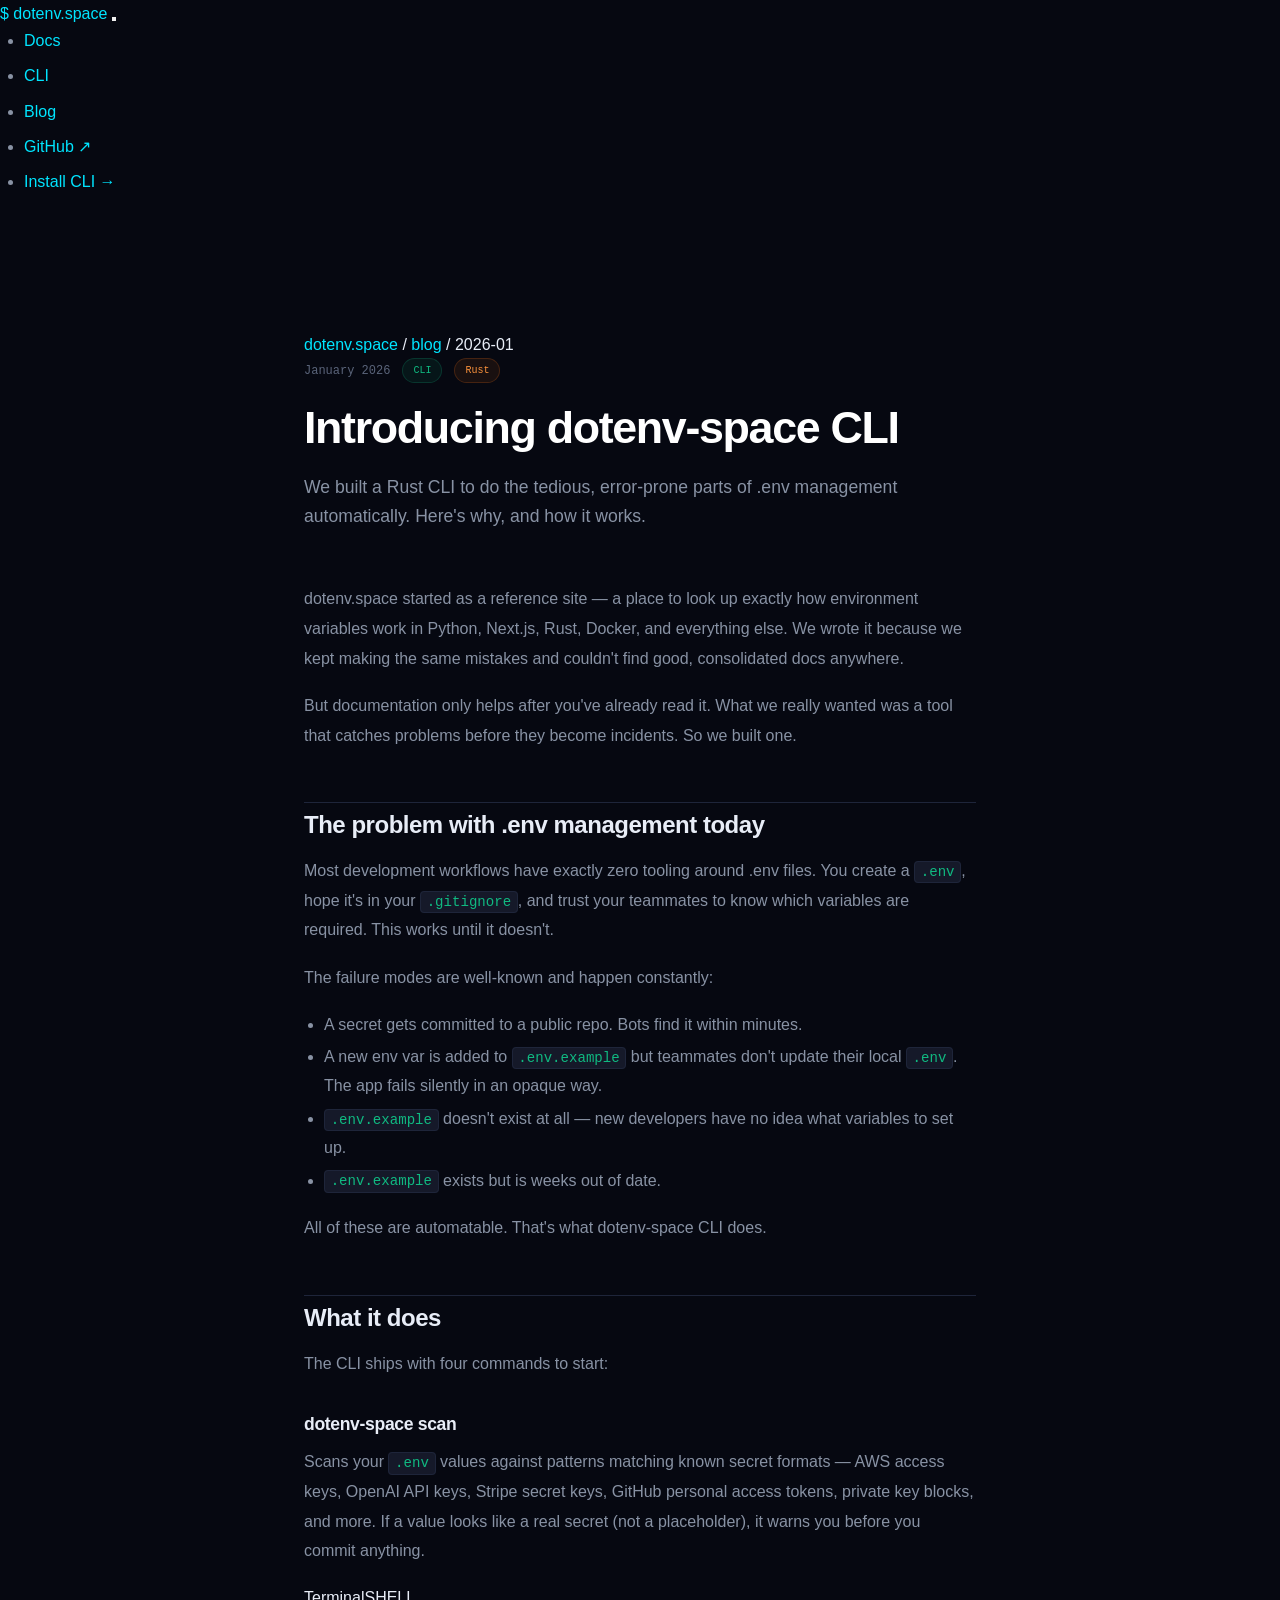
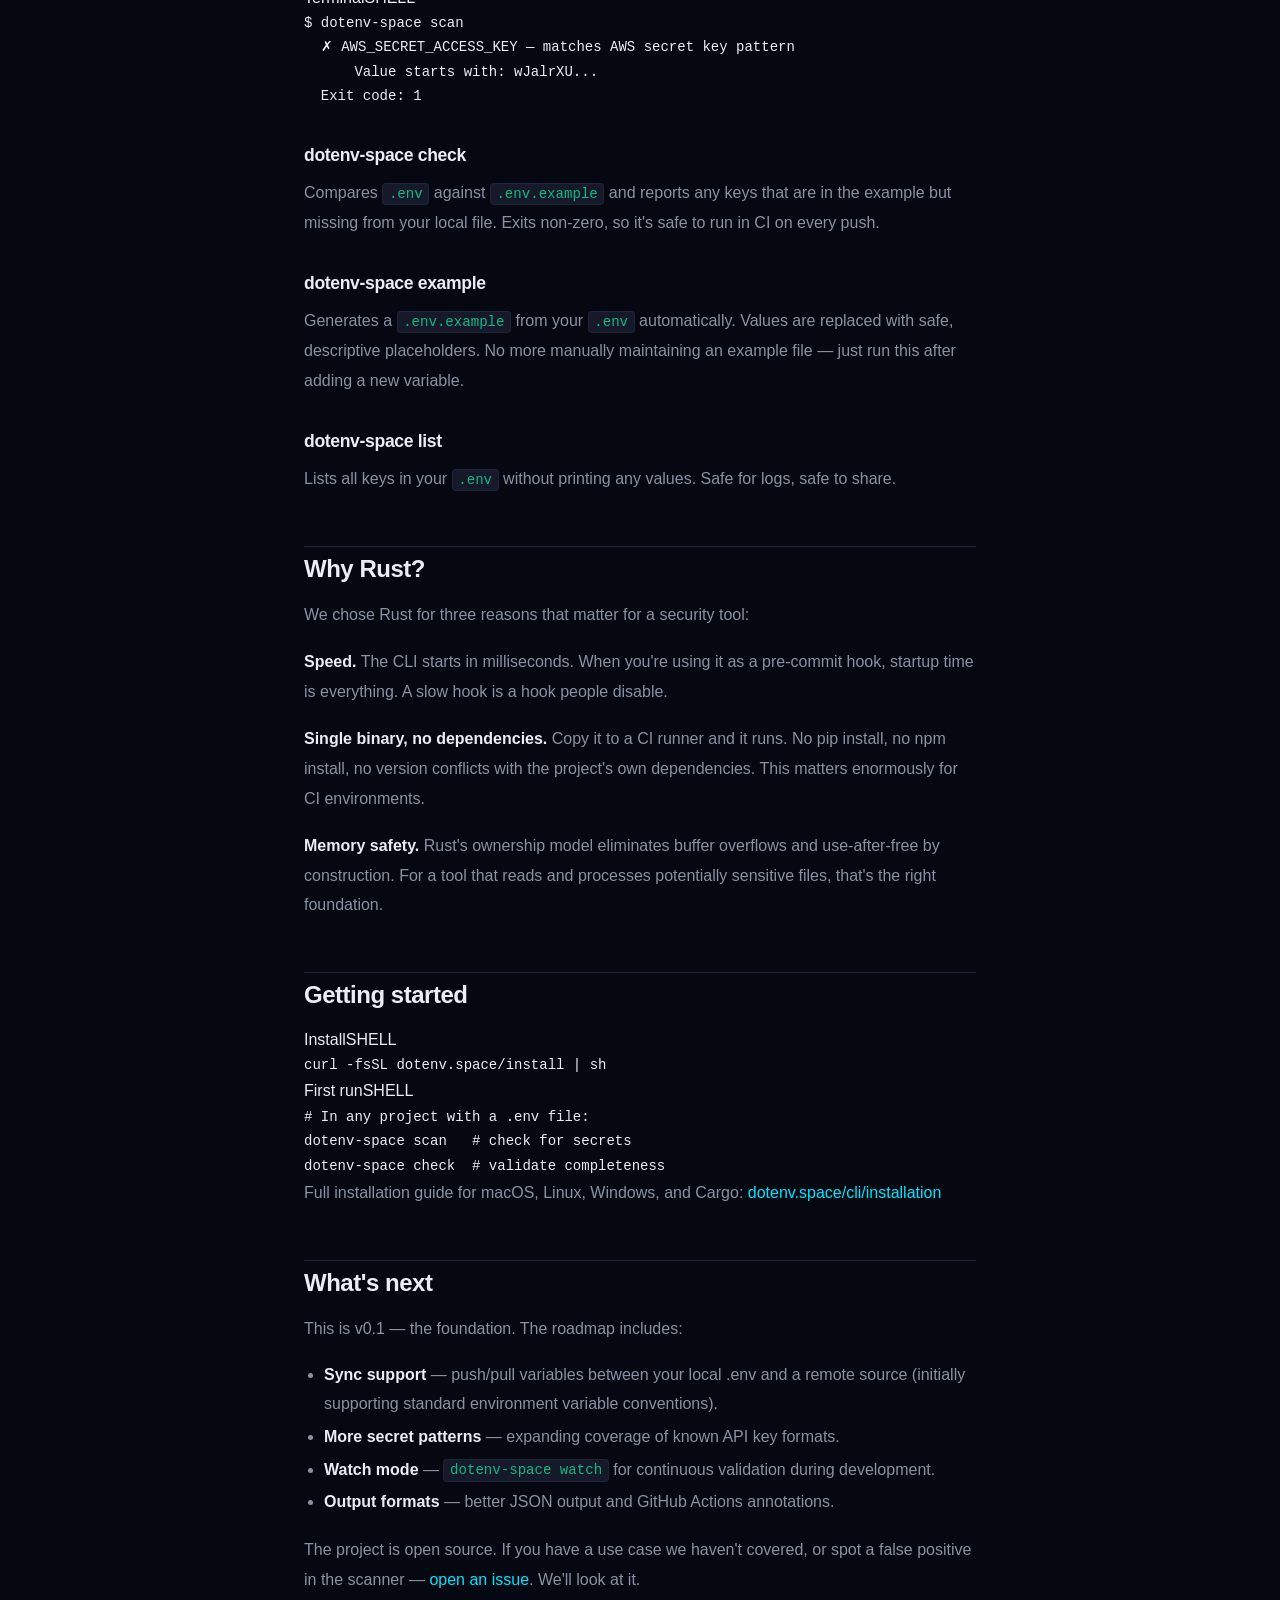
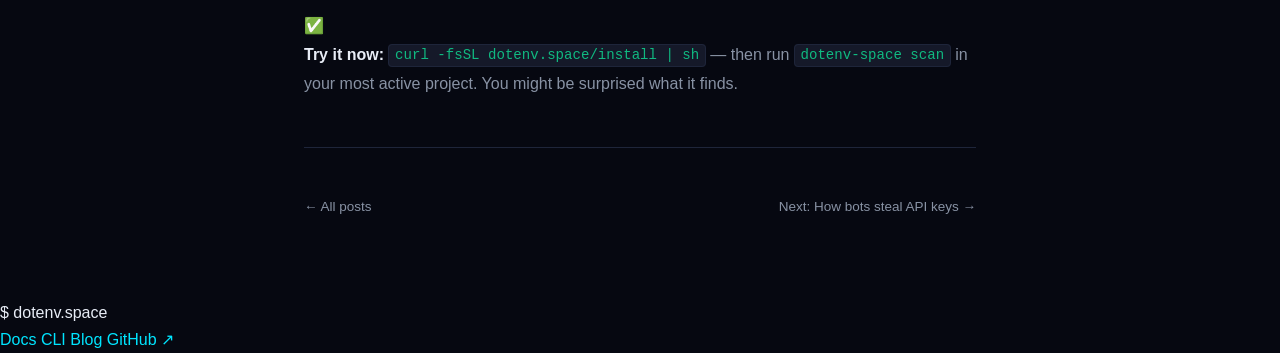
<file: blog/posts/2026-01-dotenv-space-launch.html>
<!DOCTYPE html>
<html lang="en">
<head>
<meta charset="UTF-8">
<meta name="viewport" content="width=device-width, initial-scale=1.0">
<title>Introducing dotenv-space CLI — dotenv.space Blog</title>
<meta name="description" content="We built a Rust CLI to scan for leaked secrets, validate .env completeness, and generate .env.example files automatically.">
<link rel="canonical" href="https://dotenv.space/blog/posts/2026-01-dotenv-space-launch.html">
<link rel="icon" href="data:image/svg+xml,<svg xmlns='http://www.w3.org/2000/svg' viewBox='0 0 100 100'><text y='.9em' font-size='90'>🔐</text></svg>">
<link rel="stylesheet" href="/assets/css/base.css">
<style>
.post-container {
  max-width: 720px;
  margin: 0 auto;
  padding: 120px 24px 80px;
}
.post-header { margin-bottom: 52px; }
.post-meta-row {
  display: flex;
  align-items: center;
  gap: 12px;
  margin-bottom: 20px;
  flex-wrap: wrap;
}
.post-date {
  font-family: 'IBM Plex Mono', monospace;
  font-size: 12px;
  color: var(--dim);
}
.post-tag {
  font-family: 'IBM Plex Mono', monospace;
  font-size: 10px;
  padding: 3px 10px;
  border-radius: 100px;
  background: rgba(16,185,129,.08);
  border: 1px solid rgba(16,185,129,.2);
  color: var(--accent3);
}
.post-header h1 {
  font-family: 'Syne', sans-serif;
  font-size: clamp(1.8rem, 4vw, 2.8rem);
  font-weight: 800;
  letter-spacing: -.03em;
  line-height: 1.1;
  margin-bottom: 20px;
}
.post-header .lead {
  font-size: 1.1rem;
  color: var(--muted);
  line-height: 1.7;
  margin: 0;
}

/* Post body typography */
.post-body h2 {
  font-family: 'Syne', sans-serif;
  font-size: 1.5rem;
  font-weight: 700;
  letter-spacing: -.02em;
  margin: 52px 0 16px;
  padding-top: 8px;
  border-top: 1px solid var(--border);
  color: var(--text);
}
.post-body h3 {
  font-family: 'Syne', sans-serif;
  font-size: 1.1rem;
  font-weight: 700;
  margin: 36px 0 12px;
  color: var(--text);
}
.post-body p { color: var(--muted); line-height: 1.85; margin-bottom: 18px; }
.post-body p strong { color: var(--text); }
.post-body ul, .post-body ol { padding-left: 20px; margin-bottom: 18px; }
.post-body li { color: var(--muted); line-height: 1.8; margin-bottom: 4px; }
.post-body li strong { color: var(--text); }

.post-footer-nav {
  display: flex;
  justify-content: space-between;
  gap: 20px;
  padding-top: 48px;
  margin-top: 48px;
  border-top: 1px solid var(--border);
  flex-wrap: wrap;
}
.post-footer-nav a {
  font-size: 13.5px;
  color: var(--muted);
  text-decoration: none;
  transition: color .2s;
}
.post-footer-nav a:hover { color: var(--accent); }
</style>
<script async src="https://plausible.io/js/pa-MTFkM-GKbC_JAqVNzkJ49.js"></script>
<script>window.plausible=window.plausible||function(){(plausible.q=plausible.q||[]).push(arguments)},plausible.init=plausible.init||function(i){plausible.o=i||{}};plausible.init()</script>
</head>
<body>

<nav>
  <a class="nav-logo" href="/"><span>$</span> dotenv<span>.space</span></a>
  <button class="nav-toggle" id="navToggle" aria-label="Toggle menu">
    <span></span><span></span><span></span>
  </button>
  <ul class="nav-links" id="navLinks">
    <li><a href="/">Docs</a></li>
    <li><a href="/cli/">CLI</a></li>
    <li><a href="/blog/" class="active">Blog</a></li>
    <li><a href="https://github.com/urwithajit9/dotenv-space-cli" target="_blank" rel="noopener">GitHub ↗</a></li>
    <li><a href="/cli/installation.html" class="nav-cta">Install CLI →</a></li>
  </ul>
</nav>

<div class="post-container">

  <div class="breadcrumb">
    <a href="/">dotenv.space</a>
    <span>/</span>
    <a href="/blog/">blog</a>
    <span>/</span>
    2026-01
  </div>

  <header class="post-header">
    <div class="post-meta-row">
      <span class="post-date">January 2026</span>
      <span class="post-tag">CLI</span>
      <span class="post-tag" style="background:rgba(249,115,22,.08);border-color:rgba(249,115,22,.2);color:#fb923c;">Rust</span>
    </div>
    <h1>Introducing dotenv-space CLI</h1>
    <p class="lead">We built a Rust CLI to do the tedious, error-prone parts of .env management automatically. Here's why, and how it works.</p>
  </header>

  <div class="post-body">

    <p>dotenv.space started as a reference site — a place to look up exactly how environment variables work in Python, Next.js, Rust, Docker, and everything else. We wrote it because we kept making the same mistakes and couldn't find good, consolidated docs anywhere.</p>

    <p>But documentation only helps after you've already read it. What we really wanted was a tool that catches problems before they become incidents. So we built one.</p>

    <h2>The problem with .env management today</h2>

    <p>Most development workflows have exactly zero tooling around .env files. You create a <code class="ic">.env</code>, hope it's in your <code class="ic">.gitignore</code>, and trust your teammates to know which variables are required. This works until it doesn't.</p>

    <p>The failure modes are well-known and happen constantly:</p>

    <ul>
      <li>A secret gets committed to a public repo. Bots find it within minutes.</li>
      <li>A new env var is added to <code class="ic">.env.example</code> but teammates don't update their local <code class="ic">.env</code>. The app fails silently in an opaque way.</li>
      <li><code class="ic">.env.example</code> doesn't exist at all — new developers have no idea what variables to set up.</li>
      <li><code class="ic">.env.example</code> exists but is weeks out of date.</li>
    </ul>

    <p>All of these are automatable. That's what dotenv-space CLI does.</p>

    <h2>What it does</h2>

    <p>The CLI ships with four commands to start:</p>

    <h3>dotenv-space scan</h3>
    <p>Scans your <code class="ic">.env</code> values against patterns matching known secret formats — AWS access keys, OpenAI API keys, Stripe secret keys, GitHub personal access tokens, private key blocks, and more. If a value looks like a real secret (not a placeholder), it warns you before you commit anything.</p>

    <div class="code-wrap">
      <div class="code-bar"><span>Terminal</span><span class="lang-tag lang-sh">SHELL</span></div>
      <pre>$ dotenv-space scan
<span class="cw">  ✗ AWS_SECRET_ACCESS_KEY — matches AWS secret key pattern</span>
  <span class="cc">    Value starts with: wJalrXU...</span>
  Exit code: 1</pre>
    </div>

    <h3>dotenv-space check</h3>
    <p>Compares <code class="ic">.env</code> against <code class="ic">.env.example</code> and reports any keys that are in the example but missing from your local file. Exits non-zero, so it's safe to run in CI on every push.</p>

    <h3>dotenv-space example</h3>
    <p>Generates a <code class="ic">.env.example</code> from your <code class="ic">.env</code> automatically. Values are replaced with safe, descriptive placeholders. No more manually maintaining an example file — just run this after adding a new variable.</p>

    <h3>dotenv-space list</h3>
    <p>Lists all keys in your <code class="ic">.env</code> without printing any values. Safe for logs, safe to share.</p>

    <h2>Why Rust?</h2>

    <p>We chose Rust for three reasons that matter for a security tool:</p>

    <p><strong>Speed.</strong> The CLI starts in milliseconds. When you're using it as a pre-commit hook, startup time is everything. A slow hook is a hook people disable.</p>

    <p><strong>Single binary, no dependencies.</strong> Copy it to a CI runner and it runs. No pip install, no npm install, no version conflicts with the project's own dependencies. This matters enormously for CI environments.</p>

    <p><strong>Memory safety.</strong> Rust's ownership model eliminates buffer overflows and use-after-free by construction. For a tool that reads and processes potentially sensitive files, that's the right foundation.</p>

    <h2>Getting started</h2>

    <div class="code-wrap">
      <div class="code-bar"><span>Install</span><span class="lang-tag lang-sh">SHELL</span></div>
      <pre>curl -fsSL dotenv.space/install | sh</pre>
    </div>

    <div class="code-wrap">
      <div class="code-bar"><span>First run</span><span class="lang-tag lang-sh">SHELL</span></div>
      <pre><span class="cc"># In any project with a .env file:</span>
dotenv-space scan   <span class="cc"># check for secrets</span>
dotenv-space check  <span class="cc"># validate completeness</span></pre>
    </div>

    <p>Full installation guide for macOS, Linux, Windows, and Cargo: <a href="/cli/installation.html">dotenv.space/cli/installation</a></p>

    <h2>What's next</h2>

    <p>This is v0.1 — the foundation. The roadmap includes:</p>

    <ul>
      <li><strong>Sync support</strong> — push/pull variables between your local .env and a remote source (initially supporting standard environment variable conventions).</li>
      <li><strong>More secret patterns</strong> — expanding coverage of known API key formats.</li>
      <li><strong>Watch mode</strong> — <code class="ic">dotenv-space watch</code> for continuous validation during development.</li>
      <li><strong>Output formats</strong> — better JSON output and GitHub Actions annotations.</li>
    </ul>

    <p>The project is open source. If you have a use case we haven't covered, or spot a false positive in the scanner — <a href="https://github.com/urwithajit9/dotenv-space-cli/issues" target="_blank" rel="noopener">open an issue</a>. We'll look at it.</p>

    <div class="callout tip">
      <span class="ci-icon">✅</span>
      <p><strong>Try it now:</strong> <code class="ic">curl -fsSL dotenv.space/install | sh</code> — then run <code class="ic">dotenv-space scan</code> in your most active project. You might be surprised what it finds.</p>
    </div>

    <div class="post-footer-nav">
      <a href="/blog/">← All posts</a>
      <a href="/blog/posts/2026-02-secret-scanning-guide.html">Next: How bots steal API keys →</a>
    </div>

  </div>

</div>

<footer>
  <div class="footer-logo"><span>$ </span>dotenv<span>.space</span></div>
  <div class="footer-links">
    <a href="/">Docs</a>
    <a href="/cli/">CLI</a>
    <a href="/blog/">Blog</a>
    <a href="https://github.com/urwithajit9/dotenv-space-cli" target="_blank" rel="noopener">GitHub ↗</a>
  </div>
</footer>

<script src="/assets/js/main.js"></script>
</body>
</html>
</file>
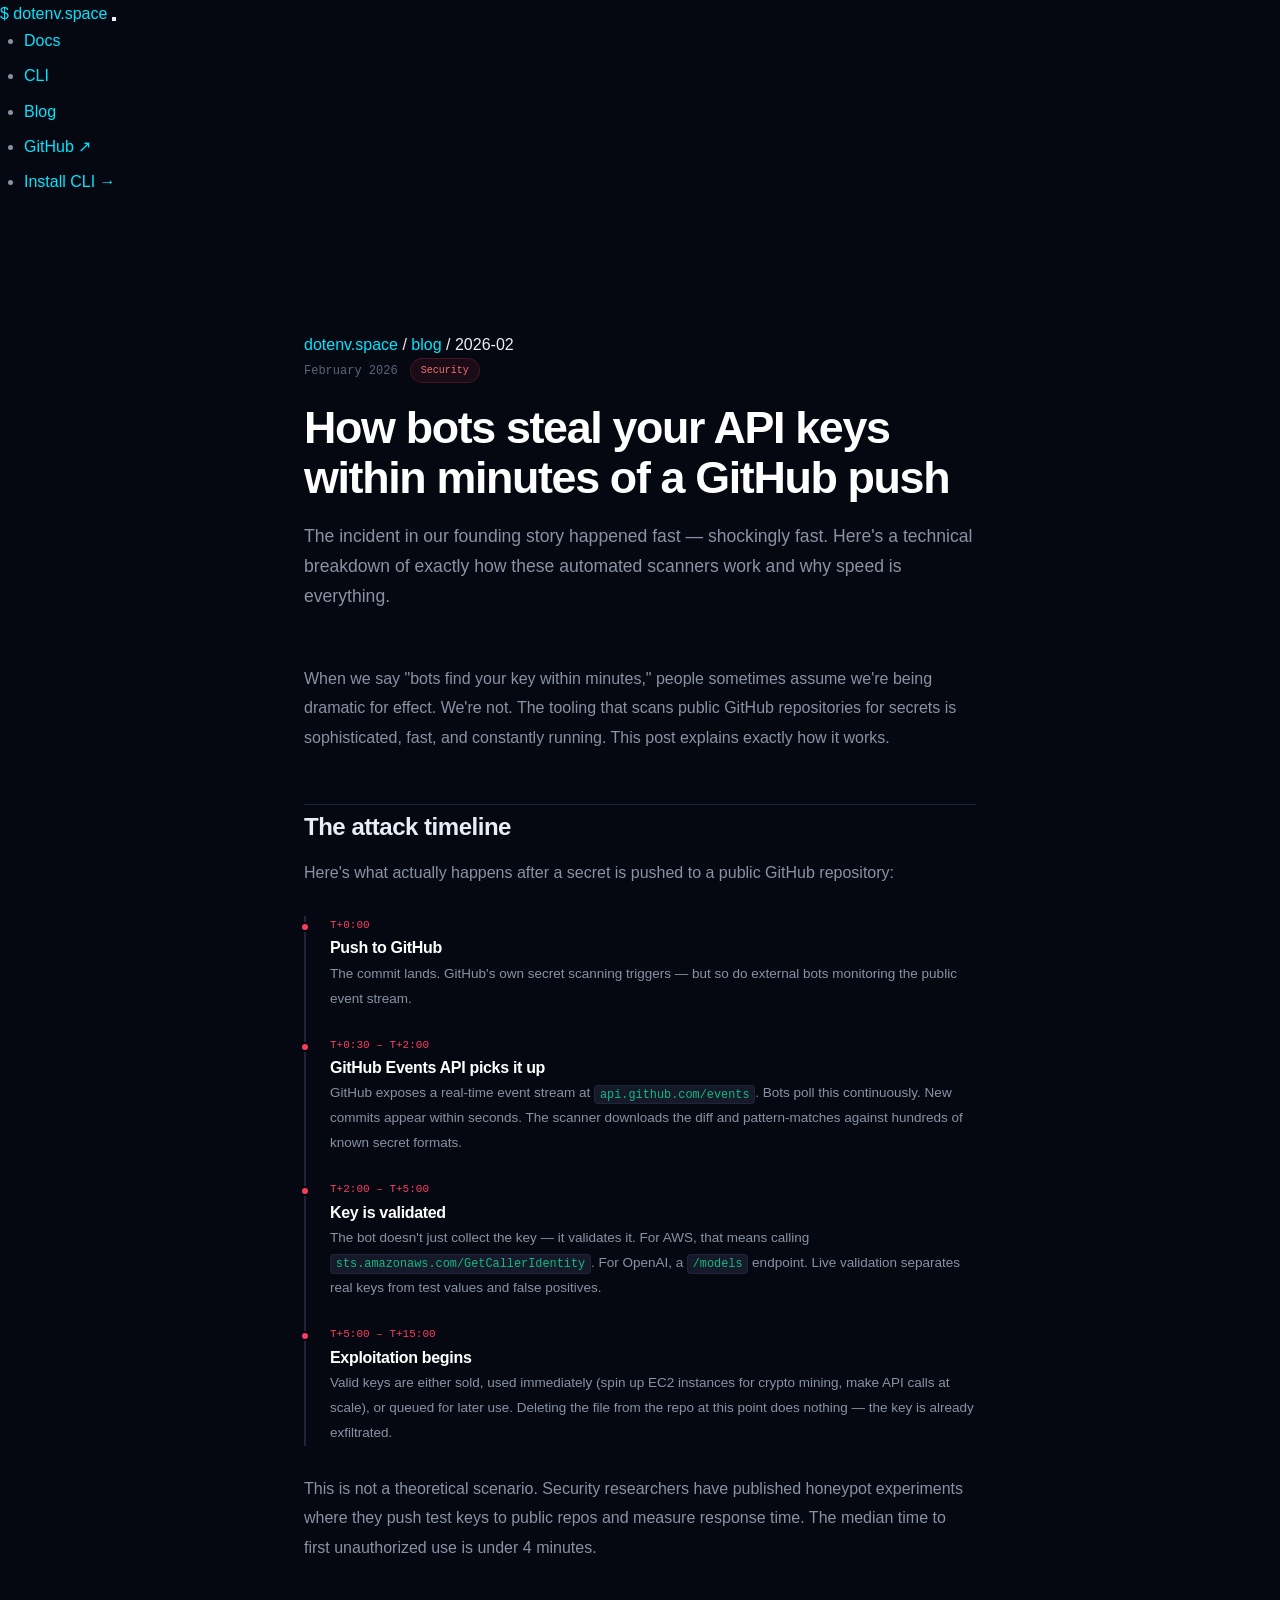
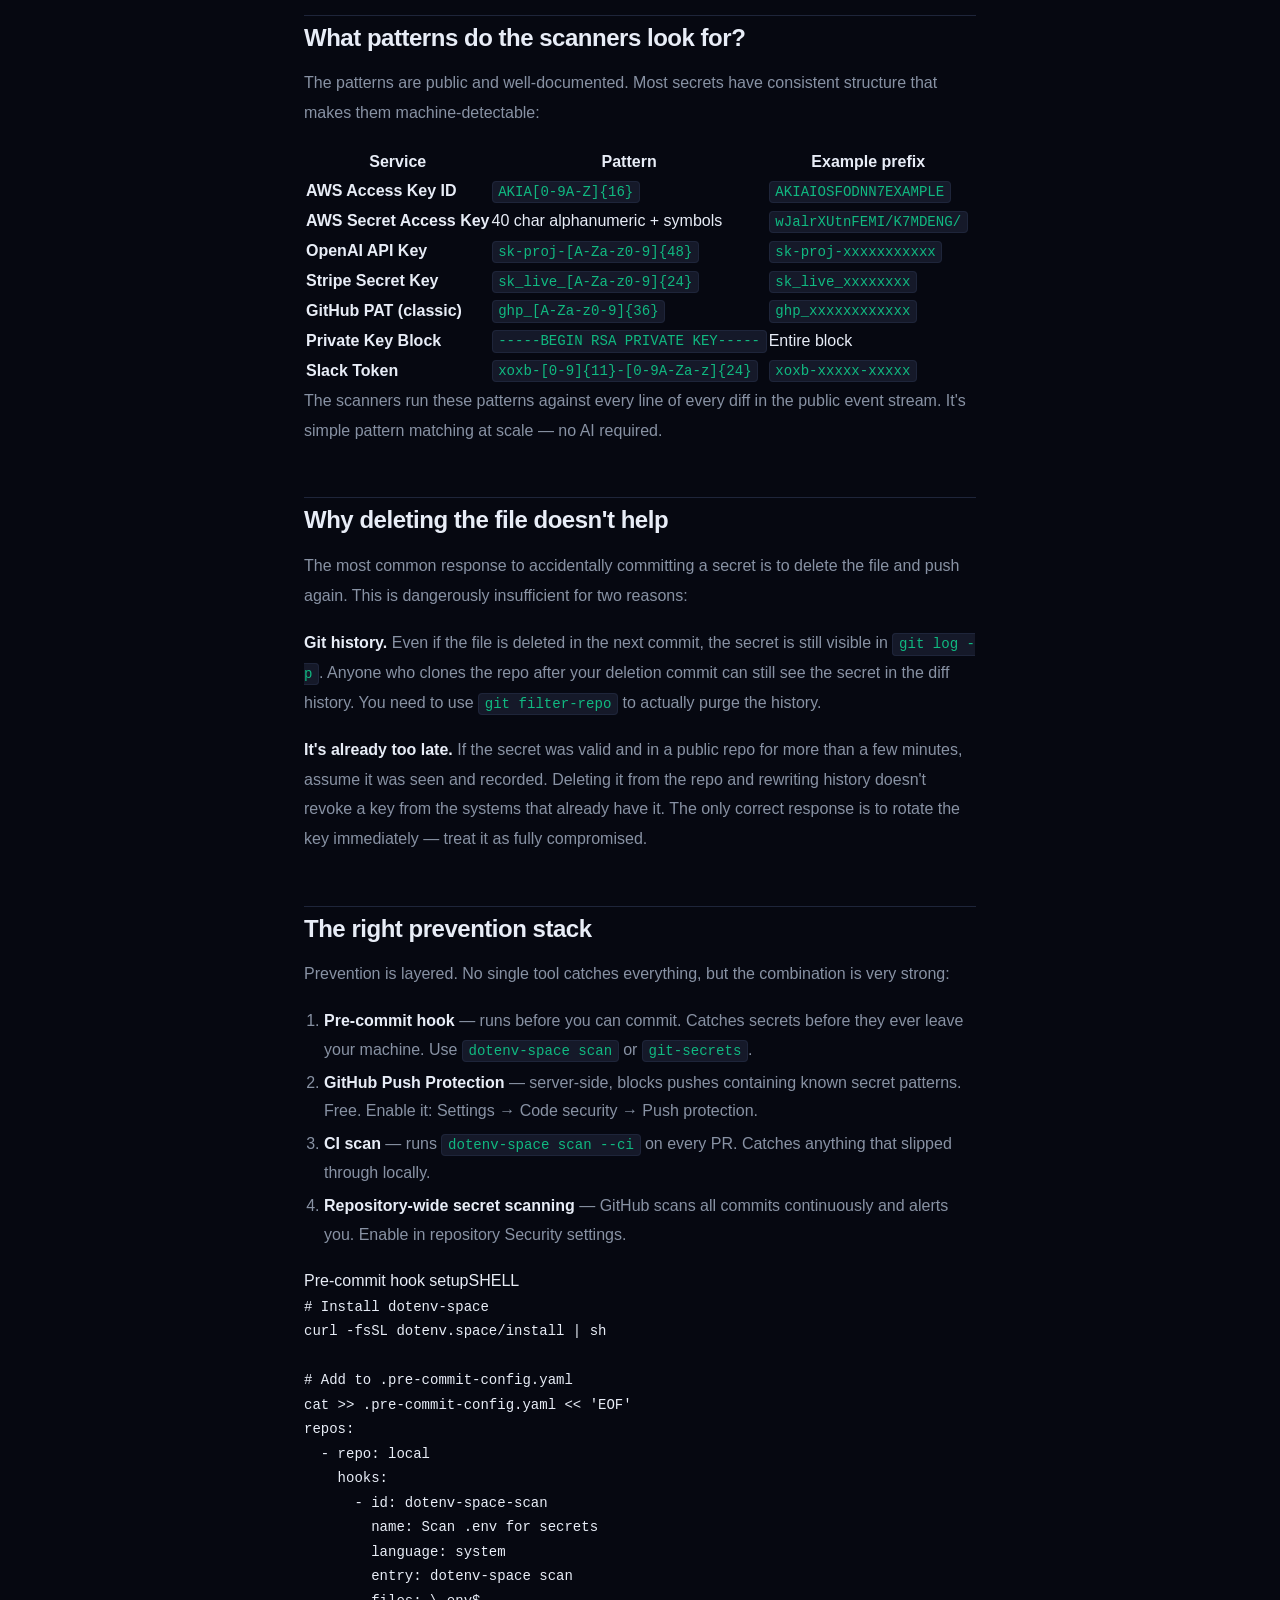
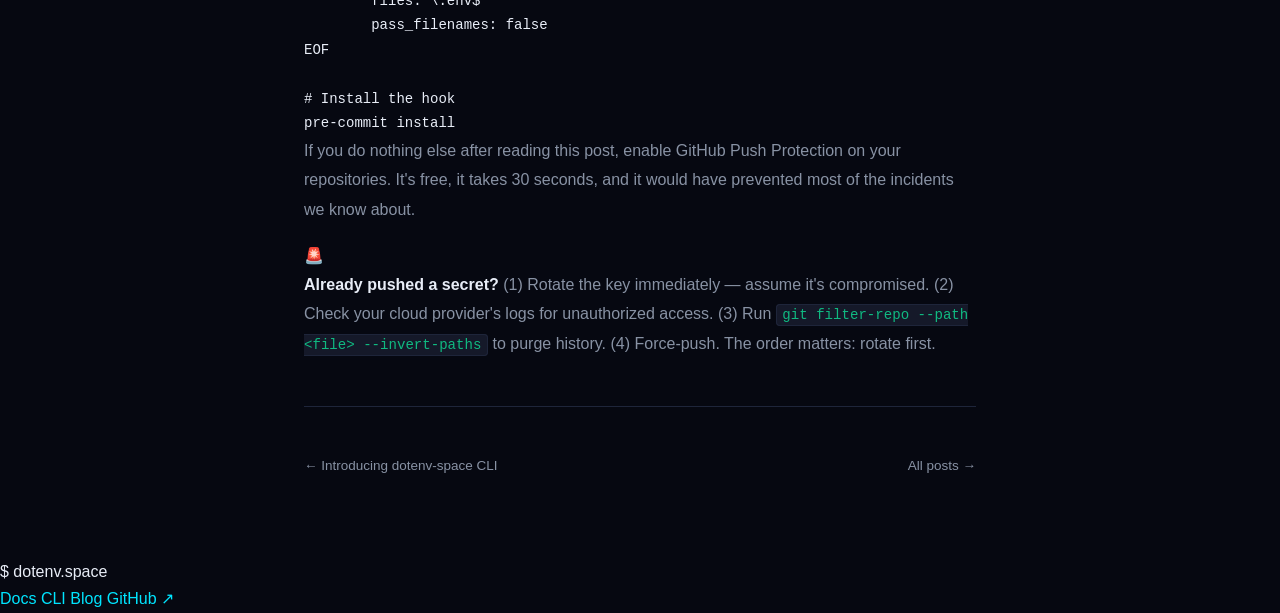
<file: blog/posts/2026-02-secret-scanning-guide.html>
<!DOCTYPE html>
<html lang="en">
<head>
<meta charset="UTF-8">
<meta name="viewport" content="width=device-width, initial-scale=1.0">
<title>How bots steal your API keys within minutes — dotenv.space Blog</title>
<meta name="description" content="A technical breakdown of how automated secret scanners work, what patterns they look for, and exactly how fast they move after a GitHub push.">
<link rel="canonical" href="https://dotenv.space/blog/posts/2026-02-secret-scanning-guide.html">
<link rel="icon" href="data:image/svg+xml,<svg xmlns='http://www.w3.org/2000/svg' viewBox='0 0 100 100'><text y='.9em' font-size='90'>🔐</text></svg>">
<link rel="stylesheet" href="/assets/css/base.css">
<style>
.post-container { max-width: 720px; margin: 0 auto; padding: 120px 24px 80px; }
.post-header { margin-bottom: 52px; }
.post-meta-row { display: flex; align-items: center; gap: 12px; margin-bottom: 20px; flex-wrap: wrap; }
.post-date { font-family: 'IBM Plex Mono', monospace; font-size: 12px; color: var(--dim); }
.post-tag { font-family: 'IBM Plex Mono', monospace; font-size: 10px; padding: 3px 10px; border-radius: 100px; background: rgba(244,63,94,.08); border: 1px solid rgba(244,63,94,.2); color: #f87171; }
.post-header h1 { font-family: 'Syne', sans-serif; font-size: clamp(1.8rem, 4vw, 2.8rem); font-weight: 800; letter-spacing: -.03em; line-height: 1.1; margin-bottom: 20px; }
.post-header .lead { font-size: 1.1rem; color: var(--muted); line-height: 1.7; margin: 0; }
.post-body h2 { font-family: 'Syne', sans-serif; font-size: 1.5rem; font-weight: 700; letter-spacing: -.02em; margin: 52px 0 16px; padding-top: 8px; border-top: 1px solid var(--border); color: var(--text); }
.post-body h3 { font-family: 'Syne', sans-serif; font-size: 1.1rem; font-weight: 700; margin: 36px 0 12px; color: var(--text); }
.post-body p { color: var(--muted); line-height: 1.85; margin-bottom: 18px; }
.post-body p strong { color: var(--text); }
.post-body ul, .post-body ol { padding-left: 20px; margin-bottom: 18px; }
.post-body li { color: var(--muted); line-height: 1.8; margin-bottom: 4px; }
.post-body li strong { color: var(--text); }
.post-footer-nav { display: flex; justify-content: space-between; gap: 20px; padding-top: 48px; margin-top: 48px; border-top: 1px solid var(--border); flex-wrap: wrap; }
.post-footer-nav a { font-size: 13.5px; color: var(--muted); text-decoration: none; transition: color .2s; }
.post-footer-nav a:hover { color: var(--accent); }

.timeline {
  border-left: 2px solid var(--border);
  padding-left: 24px;
  margin: 28px 0;
}
.tl-item { position: relative; margin-bottom: 24px; }
.tl-item::before {
  content: '';
  position: absolute;
  left: -30px; top: 6px;
  width: 10px; height: 10px;
  border-radius: 50%;
  background: var(--danger);
  border: 2px solid var(--bg);
}
.tl-time { font-family: 'IBM Plex Mono', monospace; font-size: 11px; color: var(--danger); margin-bottom: 4px; }
.tl-item h4 { font-family: 'Syne', sans-serif; font-size: 1rem; font-weight: 700; margin-bottom: 4px; }
.tl-item p { font-size: 13.5px; margin: 0; }
</style>
<script async src="https://plausible.io/js/pa-MTFkM-GKbC_JAqVNzkJ49.js"></script>
<script>window.plausible=window.plausible||function(){(plausible.q=plausible.q||[]).push(arguments)},plausible.init=plausible.init||function(i){plausible.o=i||{}};plausible.init()</script>
</head>
<body>

<nav>
  <a class="nav-logo" href="/"><span>$</span> dotenv<span>.space</span></a>
  <button class="nav-toggle" id="navToggle" aria-label="Toggle menu">
    <span></span><span></span><span></span>
  </button>
  <ul class="nav-links" id="navLinks">
    <li><a href="/">Docs</a></li>
    <li><a href="/cli/">CLI</a></li>
    <li><a href="/blog/" class="active">Blog</a></li>
    <li><a href="https://github.com/urwithajit9/dotenv-space-cli" target="_blank" rel="noopener">GitHub ↗</a></li>
    <li><a href="/cli/installation.html" class="nav-cta">Install CLI →</a></li>
  </ul>
</nav>

<div class="post-container">

  <div class="breadcrumb">
    <a href="/">dotenv.space</a>
    <span>/</span>
    <a href="/blog/">blog</a>
    <span>/</span>
    2026-02
  </div>

  <header class="post-header">
    <div class="post-meta-row">
      <span class="post-date">February 2026</span>
      <span class="post-tag">Security</span>
    </div>
    <h1>How bots steal your API keys within minutes of a GitHub push</h1>
    <p class="lead">The incident in our founding story happened fast — shockingly fast. Here's a technical breakdown of exactly how these automated scanners work and why speed is everything.</p>
  </header>

  <div class="post-body">

    <p>When we say "bots find your key within minutes," people sometimes assume we're being dramatic for effect. We're not. The tooling that scans public GitHub repositories for secrets is sophisticated, fast, and constantly running. This post explains exactly how it works.</p>

    <h2>The attack timeline</h2>

    <p>Here's what actually happens after a secret is pushed to a public GitHub repository:</p>

    <div class="timeline">
      <div class="tl-item">
        <div class="tl-time">T+0:00</div>
        <h4>Push to GitHub</h4>
        <p>The commit lands. GitHub's own secret scanning triggers — but so do external bots monitoring the public event stream.</p>
      </div>
      <div class="tl-item">
        <div class="tl-time">T+0:30 – T+2:00</div>
        <h4>GitHub Events API picks it up</h4>
        <p>GitHub exposes a real-time event stream at <code class="ic">api.github.com/events</code>. Bots poll this continuously. New commits appear within seconds. The scanner downloads the diff and pattern-matches against hundreds of known secret formats.</p>
      </div>
      <div class="tl-item">
        <div class="tl-time">T+2:00 – T+5:00</div>
        <h4>Key is validated</h4>
        <p>The bot doesn't just collect the key — it validates it. For AWS, that means calling <code class="ic">sts.amazonaws.com/GetCallerIdentity</code>. For OpenAI, a <code class="ic">/models</code> endpoint. Live validation separates real keys from test values and false positives.</p>
      </div>
      <div class="tl-item">
        <div class="tl-time">T+5:00 – T+15:00</div>
        <h4>Exploitation begins</h4>
        <p>Valid keys are either sold, used immediately (spin up EC2 instances for crypto mining, make API calls at scale), or queued for later use. Deleting the file from the repo at this point does nothing — the key is already exfiltrated.</p>
      </div>
    </div>

    <p>This is not a theoretical scenario. Security researchers have published honeypot experiments where they push test keys to public repos and measure response time. The median time to first unauthorized use is under 4 minutes.</p>

    <h2>What patterns do the scanners look for?</h2>

    <p>The patterns are public and well-documented. Most secrets have consistent structure that makes them machine-detectable:</p>

    <div class="table-scroll">
      <table>
        <thead>
          <tr><th>Service</th><th>Pattern</th><th>Example prefix</th></tr>
        </thead>
        <tbody>
          <tr><td><strong>AWS Access Key ID</strong></td><td><code class="ic">AKIA[0-9A-Z]{16}</code></td><td><code class="ic">AKIAIOSFODNN7EXAMPLE</code></td></tr>
          <tr><td><strong>AWS Secret Access Key</strong></td><td>40 char alphanumeric + symbols</td><td><code class="ic">wJalrXUtnFEMI/K7MDENG/</code></td></tr>
          <tr><td><strong>OpenAI API Key</strong></td><td><code class="ic">sk-proj-[A-Za-z0-9]{48}</code></td><td><code class="ic">sk-proj-xxxxxxxxxxx</code></td></tr>
          <tr><td><strong>Stripe Secret Key</strong></td><td><code class="ic">sk_live_[A-Za-z0-9]{24}</code></td><td><code class="ic">sk_live_xxxxxxxx</code></td></tr>
          <tr><td><strong>GitHub PAT (classic)</strong></td><td><code class="ic">ghp_[A-Za-z0-9]{36}</code></td><td><code class="ic">ghp_xxxxxxxxxxxx</code></td></tr>
          <tr><td><strong>Private Key Block</strong></td><td><code class="ic">-----BEGIN RSA PRIVATE KEY-----</code></td><td>Entire block</td></tr>
          <tr><td><strong>Slack Token</strong></td><td><code class="ic">xoxb-[0-9]{11}-[0-9A-Za-z]{24}</code></td><td><code class="ic">xoxb-xxxxx-xxxxx</code></td></tr>
        </tbody>
      </table>
    </div>

    <p>The scanners run these patterns against every line of every diff in the public event stream. It's simple pattern matching at scale — no AI required.</p>

    <h2>Why deleting the file doesn't help</h2>

    <p>The most common response to accidentally committing a secret is to delete the file and push again. This is dangerously insufficient for two reasons:</p>

    <p><strong>Git history.</strong> Even if the file is deleted in the next commit, the secret is still visible in <code class="ic">git log -p</code>. Anyone who clones the repo after your deletion commit can still see the secret in the diff history. You need to use <code class="ic">git filter-repo</code> to actually purge the history.</p>

    <p><strong>It's already too late.</strong> If the secret was valid and in a public repo for more than a few minutes, assume it was seen and recorded. Deleting it from the repo and rewriting history doesn't revoke a key from the systems that already have it. The only correct response is to rotate the key immediately — treat it as fully compromised.</p>

    <h2>The right prevention stack</h2>

    <p>Prevention is layered. No single tool catches everything, but the combination is very strong:</p>

    <ol>
      <li><strong>Pre-commit hook</strong> — runs before you can commit. Catches secrets before they ever leave your machine. Use <code class="ic">dotenv-space scan</code> or <code class="ic">git-secrets</code>.</li>
      <li><strong>GitHub Push Protection</strong> — server-side, blocks pushes containing known secret patterns. Free. Enable it: Settings → Code security → Push protection.</li>
      <li><strong>CI scan</strong> — runs <code class="ic">dotenv-space scan --ci</code> on every PR. Catches anything that slipped through locally.</li>
      <li><strong>Repository-wide secret scanning</strong> — GitHub scans all commits continuously and alerts you. Enable in repository Security settings.</li>
    </ol>

    <div class="code-wrap">
      <div class="code-bar"><span>Pre-commit hook setup</span><span class="lang-tag lang-sh">SHELL</span></div>
      <pre><span class="cc"># Install dotenv-space</span>
curl -fsSL dotenv.space/install | sh

<span class="cc"># Add to .pre-commit-config.yaml</span>
cat >> .pre-commit-config.yaml << 'EOF'
repos:
  - repo: local
    hooks:
      - id: dotenv-space-scan
        name: Scan .env for secrets
        language: system
        entry: dotenv-space scan
        files: \.env$
        pass_filenames: false
EOF

<span class="cc"># Install the hook</span>
pre-commit install</pre>
    </div>

    <p>If you do nothing else after reading this post, enable GitHub Push Protection on your repositories. It's free, it takes 30 seconds, and it would have prevented most of the incidents we know about.</p>

    <div class="callout danger">
      <span class="ci-icon">🚨</span>
      <p><strong>Already pushed a secret?</strong> (1) Rotate the key immediately — assume it's compromised. (2) Check your cloud provider's logs for unauthorized access. (3) Run <code class="ic">git filter-repo --path &lt;file&gt; --invert-paths</code> to purge history. (4) Force-push. The order matters: rotate first.</p>
    </div>

    <div class="post-footer-nav">
      <a href="/blog/posts/2026-01-dotenv-space-launch.html">← Introducing dotenv-space CLI</a>
      <a href="/blog/">All posts →</a>
    </div>

  </div>

</div>

<footer>
  <div class="footer-logo"><span>$ </span>dotenv<span>.space</span></div>
  <div class="footer-links">
    <a href="/">Docs</a>
    <a href="/cli/">CLI</a>
    <a href="/blog/">Blog</a>
    <a href="https://github.com/urwithajit9/dotenv-space-cli" target="_blank" rel="noopener">GitHub ↗</a>
  </div>
</footer>

<script src="/assets/js/main.js"></script>
</body>
</html>
</file>
<file: assets/css/base.css>
/* ═══════════════════════════════════════════════════════════
   BASE.CSS - Foundation styles for dotenv.space
   Variables, resets, typography, utilities
   ═══════════════════════════════════════════════════════════ */

/* ── CSS VARIABLES ────────────────────────────────────────── */
:root {
  /* Colors - Dark Theme */
  --bg: #060811;
  --bg2: #0b0f1a;
  --surface: #0f1422;
  --surface2: #151929;
  --surface3: #1a1f30;
  --border: #1e253a;
  --border-hover: #2a3350;

  /* Accent Colors */
  --accent: #00e5ff;          /* Primary - Cyan */
  --accent-dim: #00b8cc;
  --accent-glow: rgba(0,229,255,0.15);
  --accent2: #7c3aed;         /* Purple */
  --accent3: #10b981;         /* Green */

  /* Semantic Colors */
  --success: #10b981;
  --warning: #f59e0b;
  --danger: #f43f5e;
  --info: #00e5ff;

  /* Text Colors */
  --text: #e8edf7;
  --text-bright: #ffffff;
  --muted: #8892a4;
  --dim: #5a647a;
  --faint: #3a4356;

  /* Syntax Highlighting */
  --syntax-key: #79c0ff;
  --syntax-value: #a5f3fc;
  --syntax-comment: #4a5568;
  --syntax-string: #86efac;
  --syntax-keyword: #f87171;
  --syntax-function: #c4b5fd;
  --syntax-number: #fde68a;

  /* Spacing Scale */
  --space-xs: 0.5rem;    /* 8px */
  --space-sm: 1rem;      /* 16px */
  --space-md: 1.5rem;    /* 24px */
  --space-lg: 2.5rem;    /* 40px */
  --space-xl: 4rem;      /* 64px */
  --space-2xl: 6rem;     /* 96px */

  /* Typography */
  --font-sans: 'Inter', -apple-system, BlinkMacSystemFont, 'Segoe UI', sans-serif;
  --font-display: 'Syne', var(--font-sans);
  --font-mono: 'IBM Plex Mono', 'Menlo', 'Monaco', 'Courier New', monospace;

  --text-xs: 0.75rem;    /* 12px */
  --text-sm: 0.875rem;   /* 14px */
  --text-base: 1rem;     /* 16px */
  --text-lg: 1.125rem;   /* 18px */
  --text-xl: 1.25rem;    /* 20px */
  --text-2xl: 1.5rem;    /* 24px */
  --text-3xl: 1.875rem;  /* 30px */
  --text-4xl: 2.25rem;   /* 36px */
  --text-5xl: 3rem;      /* 48px */
  --text-6xl: 3.75rem;   /* 60px */

  /* Effects */
  --radius: 10px;
  --radius-sm: 6px;
  --radius-lg: 14px;
  --radius-full: 9999px;
  --shadow: 0 4px 6px -1px rgba(0,0,0,0.1), 0 2px 4px -1px rgba(0,0,0,0.06);
  --shadow-lg: 0 10px 15px -3px rgba(0,0,0,0.2), 0 4px 6px -2px rgba(0,0,0,0.1);
  --glow: 0 0 30px rgba(0,229,255,0.08);

  /* Transitions */
  --transition-fast: 150ms;
  --transition-base: 200ms;
  --transition-slow: 300ms;
  --ease-out: cubic-bezier(0, 0, 0.2, 1);

  /* Z-index Scale */
  --z-base: 1;
  --z-dropdown: 10;
  --z-sticky: 20;
  --z-fixed: 30;
  --z-modal-backdrop: 40;
  --z-modal: 50;
  --z-popover: 60;
  --z-tooltip: 70;
}

/* ── RESET ─────────────────────────────────────────────────── */
*, *::before, *::after {
  box-sizing: border-box;
  margin: 0;
  padding: 0;
}

html {
  scroll-behavior: smooth;
  -webkit-font-smoothing: antialiased;
  -moz-osx-font-smoothing: grayscale;
}

body {
  font-family: var(--font-sans);
  background: var(--bg);
  color: var(--text);
  line-height: 1.7;
  font-size: var(--text-base);
  overflow-x: hidden;
  min-height: 100vh;
}

/* ── TYPOGRAPHY ───────────────────────────────────────────── */
h1, h2, h3, h4, h5, h6 {
  font-family: var(--font-display);
  font-weight: 700;
  line-height: 1.2;
  letter-spacing: -0.02em;
  color: var(--text-bright);
  margin-bottom: var(--space-sm);
}

h1 {
  font-size: clamp(2.5rem, 8vw, 6.5rem);
  line-height: 0.95;
  letter-spacing: -0.04em;
  font-weight: 800;
}

h2 {
  font-size: clamp(1.875rem, 5vw, 2.8rem);
  letter-spacing: -0.03em;
}

h3 {
  font-size: var(--text-2xl);
  font-weight: 700;
}

h4 {
  font-size: var(--text-xl);
  font-weight: 600;
}

h5, h6 {
  font-size: var(--text-lg);
  font-weight: 600;
}

p {
  margin-bottom: var(--space-sm);
  color: var(--muted);
  line-height: 1.8;
}

strong, b {
  font-weight: 600;
  color: var(--text);
}

em, i {
  font-style: italic;
}

a {
  color: var(--accent);
  text-decoration: none;
  transition: color var(--transition-fast) var(--ease-out);
}

a:hover {
  color: var(--accent-dim);
  text-decoration: underline;
}

/* ── CODE & PRE ────────────────────────────────────────────── */
code {
  font-family: var(--font-mono);
  font-size: 0.9em;
}

/* Inline code */
code:not(pre code) {
  background: var(--surface2);
  border: 1px solid var(--border);
  padding: 0.15em 0.4em;
  border-radius: 4px;
  color: var(--accent3);
  font-size: 0.88em;
}

pre {
  font-family: var(--font-mono);
  font-size: var(--text-sm);
  line-height: 1.75;
  overflow-x: auto;
  border-radius: 0 0 var(--radius) var(--radius);
}

pre code {
  display: block;
  padding: 0;
  background: transparent;
  border: none;
  color: inherit;
}

/* ── LISTS ────────────────────────────────────────────────── */
ul, ol {
  padding-left: 1.5em;
  margin-bottom: var(--space-sm);
}

li {
  margin-bottom: 0.5em;
  color: var(--muted);
}

ul {
  list-style-type: disc;
}

ol {
  list-style-type: decimal;
}

/* ── UTILITIES ─────────────────────────────────────────────── */
.container {
  width: 100%;
  max-width: 900px;
  margin: 0 auto;
  padding: 0 var(--space-md);
}

.container-wide {
  max-width: 1200px;
}

.container-narrow {
  max-width: 720px;
}

/* Text utilities */
.text-center { text-align: center; }
.text-left { text-align: left; }
.text-right { text-align: right; }

.text-muted { color: var(--muted); }
.text-dim { color: var(--dim); }
.text-bright { color: var(--text-bright); }

.text-accent { color: var(--accent); }
.text-success { color: var(--success); }
.text-warning { color: var(--warning); }
.text-danger { color: var(--danger); }

.font-mono { font-family: var(--font-mono); }
.font-display { font-family: var(--font-display); }

/* Spacing utilities */
.mt-0 { margin-top: 0; }
.mt-sm { margin-top: var(--space-sm); }
.mt-md { margin-top: var(--space-md); }
.mt-lg { margin-top: var(--space-lg); }
.mt-xl { margin-top: var(--space-xl); }

.mb-0 { margin-bottom: 0; }
.mb-sm { margin-bottom: var(--space-sm); }
.mb-md { margin-bottom: var(--space-md); }
.mb-lg { margin-bottom: var(--space-lg); }
.mb-xl { margin-bottom: var(--space-xl); }

.p-sm { padding: var(--space-sm); }
.p-md { padding: var(--space-md); }
.p-lg { padding: var(--space-lg); }

/* Display utilities */
.hidden { display: none; }
.block { display: block; }
.inline-block { display: inline-block; }
.flex { display: flex; }
.inline-flex { display: inline-flex; }
.grid { display: grid; }

/* Flexbox utilities */
.flex-col { flex-direction: column; }
.flex-wrap { flex-wrap: wrap; }
.items-center { align-items: center; }
.items-start { align-items: flex-start; }
.items-end { align-items: flex-end; }
.justify-center { justify-content: center; }
.justify-between { justify-content: space-between; }
.justify-end { justify-content: flex-end; }
.gap-sm { gap: var(--space-sm); }
.gap-md { gap: var(--space-md); }
.gap-lg { gap: var(--space-lg); }

/* Width utilities */
.w-full { width: 100%; }
.max-w-full { max-width: 100%; }

/* Visual utilities */
.rounded { border-radius: var(--radius); }
.rounded-sm { border-radius: var(--radius-sm); }
.rounded-lg { border-radius: var(--radius-lg); }
.rounded-full { border-radius: var(--radius-full); }

.border { border: 1px solid var(--border); }
.border-t { border-top: 1px solid var(--border); }
.border-b { border-bottom: 1px solid var(--border); }

.shadow { box-shadow: var(--shadow); }
.shadow-lg { box-shadow: var(--shadow-lg); }

/* Hover utilities */
.hover-accent:hover { color: var(--accent); }
.hover-scale:hover { transform: scale(1.02); }
.hover-lift:hover { transform: translateY(-2px); }

/* Transition utilities */
.transition { transition: all var(--transition-base) var(--ease-out); }
.transition-colors { transition: color var(--transition-base) var(--ease-out),
                                 background-color var(--transition-base) var(--ease-out); }

/* Responsive utilities */
@media (max-width: 768px) {
  .md-hidden { display: none; }
  .container { padding: 0 var(--space-sm); }
}

@media (min-width: 769px) {
  .md-show { display: block; }
  .sm-hidden { display: none; }
}

/* ── ACCESSIBILITY ──────────────────────────────────────────── */
.sr-only {
  position: absolute;
  width: 1px;
  height: 1px;
  padding: 0;
  margin: -1px;
  overflow: hidden;
  clip: rect(0, 0, 0, 0);
  white-space: nowrap;
  border-width: 0;
}

/* Focus styles */
a:focus-visible,
button:focus-visible {
  outline: 2px solid var(--accent);
  outline-offset: 2px;
}

/* Reduced motion */
@media (prefers-reduced-motion: reduce) {
  *,
  *::before,
  *::after {
    animation-duration: 0.01ms !important;
    animation-iteration-count: 1 !important;
    transition-duration: 0.01ms !important;
    scroll-behavior: auto !important;
  }
}

/* ── PRINT STYLES ───────────────────────────────────────────── */
@media print {
  body {
    background: white;
    color: black;
  }

  nav, footer, .no-print {
    display: none;
  }

  a {
    text-decoration: underline;
  }

  pre {
    border: 1px solid #ddd;
    page-break-inside: avoid;
  }
}
</file>
<file: assets/css/components.css>
/* ═══════════════════════════════════════════════════════════
   COMPONENTS.CSS - Reusable UI components
   Buttons, cards, code blocks, callouts, navigation, etc.
   ═══════════════════════════════════════════════════════════ */

/* ── BUTTONS ───────────────────────────────────────────────── */
.btn {
  display: inline-flex;
  align-items: center;
  justify-content: center;
  gap: 0.5rem;
  font-weight: 600;
  font-size: var(--text-sm);
  padding: 0.75rem 1.5rem;
  border-radius: var(--radius-sm);
  border: none;
  cursor: pointer;
  transition: all var(--transition-base) var(--ease-out);
  text-decoration: none;
  font-family: var(--font-display);
  letter-spacing: -0.01em;
}

.btn-primary {
  background: var(--accent);
  color: #000;
  font-weight: 700;
}

.btn-primary:hover {
  background: var(--accent-dim);
  transform: translateY(-1px);
  box-shadow: 0 4px 12px rgba(0,229,255,0.3);
}

.btn-secondary {
  background: var(--surface2);
  color: var(--text);
  border: 1px solid var(--border);
}

.btn-secondary:hover {
  border-color: var(--accent);
  background: var(--surface3);
}

.btn-ghost {
  background: transparent;
  color: var(--muted);
  border: 1px solid transparent;
}

.btn-ghost:hover {
  color: var(--accent);
  border-color: var(--border);
}

.btn-sm {
  padding: 0.5rem 1rem;
  font-size: var(--text-xs);
}

.btn-lg {
  padding: 1rem 2rem;
  font-size: var(--text-base);
}

/* ── CARDS ─────────────────────────────────────────────────── */
.card {
  background: var(--surface);
  border: 1px solid var(--border);
  border-radius: var(--radius);
  padding: var(--space-md);
  transition: border-color var(--transition-base);
}

.card:hover {
  border-color: var(--border-hover);
}

.card-header {
  margin-bottom: var(--space-sm);
}

.card-title {
  font-size: var(--text-lg);
  font-weight: 700;
  margin-bottom: 0.5rem;
}

.card-description {
  font-size: var(--text-sm);
  color: var(--muted);
}

.card-footer {
  margin-top: var(--space-md);
  padding-top: var(--space-sm);
  border-top: 1px solid var(--border);
}

/* ── CODE BLOCKS ───────────────────────────────────────────── */
.code-wrap {
  margin: var(--space-md) 0;
}

.code-bar {
  display: flex;
  align-items: center;
  justify-content: space-between;
  background: var(--surface2);
  border: 1px solid var(--border);
  border-bottom: none;
  border-radius: var(--radius) var(--radius) 0 0;
  padding: 0.6rem 1.2rem;
  font-family: var(--font-mono);
  font-size: var(--text-xs);
  color: var(--dim);
}

.code-bar-title {
  display: flex;
  align-items: center;
  gap: 0.5rem;
}

.lang-tag {
  padding: 0.2rem 0.6rem;
  border-radius: 4px;
  font-size: 10px;
  font-weight: 600;
  text-transform: uppercase;
  letter-spacing: 0.05em;
}

.lang-bash { background: rgba(245,158,11,0.12); color: #fbbf24; border: 1px solid rgba(245,158,11,0.25); }
.lang-python { background: rgba(59,130,246,0.12); color: #60a5fa; border: 1px solid rgba(59,130,246,0.25); }
.lang-javascript { background: rgba(234,179,8,0.12); color: #fbbf24; border: 1px solid rgba(234,179,8,0.25); }
.lang-typescript { background: rgba(56,189,248,0.12); color: #7dd3fc; border: 1px solid rgba(56,189,248,0.25); }
.lang-rust { background: rgba(249,115,22,0.12); color: #fb923c; border: 1px solid rgba(249,115,22,0.25); }
.lang-yaml { background: rgba(168,85,247,0.12); color: #c084fc; border: 1px solid rgba(168,85,247,0.25); }
.lang-dockerfile { background: rgba(14,165,233,0.12); color: #38bdf8; border: 1px solid rgba(14,165,233,0.25); }
.lang-env { background: rgba(16,185,129,0.12); color: #34d399; border: 1px solid rgba(16,185,129,0.25); }

.code-content {
  background: #070b12;
  border: 1px solid var(--border);
  border-radius: 0 0 var(--radius) var(--radius);
  padding: 1.5rem;
  overflow-x: auto;
  font-family: var(--font-mono);
  font-size: 13.5px;
  line-height: 1.75;
}

.copy-btn {
  display: flex;
  align-items: center;
  gap: 0.3rem;
  background: transparent;
  border: 1px solid var(--border);
  border-radius: 5px;
  color: var(--dim);
  font-family: var(--font-mono);
  font-size: 11px;
  padding: 0.3rem 0.7rem;
  cursor: pointer;
  transition: all 0.18s;
  flex-shrink: 0;
}

.copy-btn:hover {
  border-color: var(--accent);
  color: var(--accent);
  background: rgba(0,229,255,0.06);
}

.copy-btn.copied {
  border-color: var(--success);
  color: var(--success);
  background: rgba(16,185,129,0.08);
}

/* ── CALLOUTS ──────────────────────────────────────────────── */
.callout {
  border-radius: var(--radius);
  padding: 1.2rem 1.4rem;
  margin: var(--space-md) 0;
  display: flex;
  gap: 1rem;
  font-size: var(--text-sm);
}

.callout-icon {
  font-size: 1.3rem;
  flex-shrink: 0;
  line-height: 1;
}

.callout-content p {
  margin: 0;
  color: inherit;
}

.callout-danger {
  background: rgba(244,63,94,0.07);
  border: 1px solid rgba(244,63,94,0.2);
  color: #fca5a5;
}

.callout-warning {
  background: rgba(245,158,11,0.07);
  border: 1px solid rgba(245,158,11,0.2);
  color: #fcd34d;
}

.callout-info {
  background: rgba(0,229,255,0.06);
  border: 1px solid rgba(0,229,255,0.15);
  color: #a5f3fc;
}

.callout-success {
  background: rgba(16,185,129,0.06);
  border: 1px solid rgba(16,185,129,0.15);
  color: #6ee7b7;
}

/* ── BADGES ────────────────────────────────────────────────── */
.badge {
  display: inline-flex;
  align-items: center;
  gap: 0.4rem;
  padding: 0.3rem 0.8rem;
  border-radius: var(--radius-full);
  font-size: var(--text-xs);
  font-weight: 500;
  border: 1px solid;
}

.badge-accent {
  background: rgba(0,229,255,0.08);
  border-color: rgba(0,229,255,0.2);
  color: var(--accent);
}

.badge-success {
  background: rgba(16,185,129,0.08);
  border-color: rgba(16,185,129,0.2);
  color: var(--success);
}

.badge-warning {
  background: rgba(245,158,11,0.08);
  border-color: rgba(245,158,11,0.2);
  color: var(--warning);
}

/* ── INSTALL WIDGET ────────────────────────────────────────── */
.install-widget {
  background: linear-gradient(135deg, var(--surface2) 0%, var(--surface3) 100%);
  border: 1px solid var(--border);
  border-radius: var(--radius-lg);
  padding: var(--space-lg);
  margin: var(--space-xl) 0;
  position: relative;
  overflow: hidden;
}

.install-widget::before {
  content: '';
  position: absolute;
  top: -50%;
  right: -20%;
  width: 300px;
  height: 300px;
  background: radial-gradient(circle, rgba(0,229,255,0.06) 0%, transparent 70%);
  pointer-events: none;
}

.install-command {
  background: #070b12;
  border: 1px solid var(--border);
  border-radius: var(--radius);
  padding: 1.2rem 1.5rem;
  font-family: var(--font-mono);
  font-size: var(--text-sm);
  color: var(--text);
  display: flex;
  align-items: center;
  justify-content: space-between;
  gap: 1rem;
  margin: var(--space-sm) 0;
}

.install-command code {
  flex: 1;
  background: none;
  border: none;
  padding: 0;
  color: var(--accent);
}

/* ── NAVIGATION ────────────────────────────────────────────── */
.nav {
  position: fixed;
  top: 0;
  left: 0;
  right: 0;
  z-index: var(--z-fixed);
  background: rgba(6,8,17,0.85);
  backdrop-filter: blur(16px);
  border-bottom: 1px solid var(--border);
  padding: 0 var(--space-lg);
  height: 60px;
  display: flex;
  align-items: center;
  justify-content: space-between;
}

.nav-logo {
  font-family: var(--font-mono);
  font-weight: 500;
  font-size: var(--text-base);
  color: var(--accent);
  text-decoration: none;
  letter-spacing: -0.02em;
}

.nav-logo-muted {
  color: var(--muted);
}

.nav-links {
  display: flex;
  gap: 1.75rem;
  list-style: none;
}

.nav-links a {
  color: var(--muted);
  text-decoration: none;
  font-size: var(--text-sm);
  font-weight: 500;
  transition: color var(--transition-base);
  letter-spacing: 0.01em;
}

.nav-links a:hover,
.nav-links a.active {
  color: var(--accent);
}

/* ── FOOTER ────────────────────────────────────────────────── */
.footer {
  border-top: 1px solid var(--border);
  padding: var(--space-2xl) var(--space-md);
  text-align: center;
}

.footer-logo {
  font-family: var(--font-mono);
  font-size: 1.1rem;
  color: var(--accent);
  margin-bottom: var(--space-sm);
}

.footer-links {
  display: flex;
  gap: 1.5rem;
  justify-content: center;
  margin: var(--space-md) 0;
  flex-wrap: wrap;
}

.footer-links a {
  color: var(--dim);
  font-size: var(--text-sm);
  transition: color var(--transition-base);
}

.footer-links a:hover {
  color: var(--accent);
  text-decoration: none;
}

.footer-text {
  color: var(--dim);
  font-size: var(--text-sm);
  margin: 0.5rem 0;
}

/* ── FEATURE GRID ──────────────────────────────────────────── */
.feature-grid {
  display: grid;
  grid-template-columns: repeat(auto-fit, minmax(280px, 1fr));
  gap: var(--space-md);
  margin: var(--space-xl) 0;
}

.feature-card {
  background: var(--surface);
  border: 1px solid var(--border);
  border-radius: var(--radius);
  padding: var(--space-lg);
  transition: all var(--transition-base);
}

.feature-card:hover {
  border-color: var(--accent);
  transform: translateY(-2px);
}

.feature-icon {
  font-size: 2rem;
  margin-bottom: var(--space-sm);
}

.feature-title {
  font-size: var(--text-lg);
  font-weight: 700;
  margin-bottom: 0.5rem;
}

.feature-description {
  font-size: var(--text-sm);
  color: var(--muted);
  line-height: 1.6;
}

/* ── STAT COUNTER ──────────────────────────────────────────── */
.stats {
  display: flex;
  gap: var(--space-lg);
  justify-content: center;
  flex-wrap: wrap;
  margin: var(--space-xl) 0;
}

.stat {
  text-align: center;
}

.stat-value {
  font-size: var(--text-4xl);
  font-weight: 700;
  color: var(--accent);
  font-family: var(--font-display);
  display: block;
  margin-bottom: 0.25rem;
}

.stat-label {
  font-size: var(--text-sm);
  color: var(--muted);
  text-transform: uppercase;
  letter-spacing: 0.05em;
  font-weight: 500;
}

/* ── SECTION LABELS ────────────────────────────────────────── */
.section-label {
  font-family: var(--font-mono);
  font-size: 11px;
  color: var(--accent);
  text-transform: uppercase;
  letter-spacing: 0.15em;
  margin-bottom: var(--space-sm);
  display: block;
}

/* ── RESPONSIVE ────────────────────────────────────────────── */
@media (max-width: 768px) {
  .nav {
    padding: 0 var(--space-sm);
  }

  .nav-links {
    display: none;
  }

  .feature-grid {
    grid-template-columns: 1fr;
  }

  .stats {
    flex-direction: column;
    gap: var(--space-md);
  }

  .install-widget {
    padding: var(--space-md);
  }

  .install-command {
    flex-direction: column;
    align-items: flex-start;
  }
}
</file>
<file: assets/css/layout.css>
/* ═══════════════════════════════════════════════════════════
   LAYOUT.CSS - Layout systems, containers, grids, spacing
   ═══════════════════════════════════════════════════════════ */

/* ── SECTION WRAPPER ───────────────────────────────────────── */
.section {
  padding: var(--space-2xl) 0;
  position: relative;
}

.section:first-of-type {
  padding-top: 100px;
}

.section + .section {
  border-top: 1px solid var(--border);
}

.section-label {
  display: block;
  margin-bottom: var(--space-md);
}

/* ── CONTAINERS ────────────────────────────────────────────── */
.container {
  width: 100%;
  max-width: 900px;
  margin: 0 auto;
  padding: 0 var(--space-md);
}

.container-wide {
  max-width: 1200px;
}

.container-narrow {
  max-width: 720px;
}

.container-full {
  max-width: 100%;
  padding: 0 var(--space-xl);
}

/* ── GRID SYSTEMS ──────────────────────────────────────────── */
.grid {
  display: grid;
  gap: var(--space-md);
}

.grid-2 {
  grid-template-columns: repeat(2, 1fr);
}

.grid-3 {
  grid-template-columns: repeat(3, 1fr);
}

.grid-4 {
  grid-template-columns: repeat(4, 1fr);
}

.grid-auto {
  grid-template-columns: repeat(auto-fit, minmax(250px, 1fr));
}

.grid-auto-sm {
  grid-template-columns: repeat(auto-fit, minmax(200px, 1fr));
}

.grid-auto-lg {
  grid-template-columns: repeat(auto-fit, minmax(300px, 1fr));
}

/* ── FLEX LAYOUTS ──────────────────────────────────────────── */
.flex {
  display: flex;
}

.flex-col {
  flex-direction: column;
}

.flex-center {
  justify-content: center;
  align-items: center;
}

.flex-between {
  justify-content: space-between;
  align-items: center;
}

.flex-start {
  justify-content: flex-start;
  align-items: center;
}

.flex-end {
  justify-content: flex-end;
  align-items: center;
}

.flex-wrap {
  flex-wrap: wrap;
}

/* ── SPACING UTILITIES ─────────────────────────────────────── */
.mt-xs { margin-top: var(--space-xs); }
.mt-sm { margin-top: var(--space-sm); }
.mt-md { margin-top: var(--space-md); }
.mt-lg { margin-top: var(--space-lg); }
.mt-xl { margin-top: var(--space-xl); }
.mt-2xl { margin-top: var(--space-2xl); }

.mb-xs { margin-bottom: var(--space-xs); }
.mb-sm { margin-bottom: var(--space-sm); }
.mb-md { margin-bottom: var(--space-md); }
.mb-lg { margin-bottom: var(--space-lg); }
.mb-xl { margin-bottom: var(--space-xl); }
.mb-2xl { margin-bottom: var(--space-2xl); }

.pt-xs { padding-top: var(--space-xs); }
.pt-sm { padding-top: var(--space-sm); }
.pt-md { padding-top: var(--space-md); }
.pt-lg { padding-top: var(--space-lg); }
.pt-xl { padding-top: var(--space-xl); }

.pb-xs { padding-bottom: var(--space-xs); }
.pb-sm { padding-bottom: var(--space-sm); }
.pb-md { padding-bottom: var(--space-md); }
.pb-lg { padding-bottom: var(--space-lg); }
.pb-xl { padding-bottom: var(--space-xl); }

.gap-xs { gap: var(--space-xs); }
.gap-sm { gap: var(--space-sm); }
.gap-md { gap: var(--space-md); }
.gap-lg { gap: var(--space-lg); }
.gap-xl { gap: var(--space-xl); }

/* ── SIDEBAR LAYOUTS ───────────────────────────────────────── */
.sidebar-layout {
  display: grid;
  grid-template-columns: 250px 1fr;
  gap: var(--space-xl);
  align-items: start;
}

.sidebar {
  position: sticky;
  top: 80px;
  max-height: calc(100vh - 100px);
  overflow-y: auto;
}

.sidebar-content {
  flex: 1;
  min-width: 0;
}

/* ── RESPONSIVE GRIDS ──────────────────────────────────────── */
@media (max-width: 1024px) {
  .sidebar-layout {
    grid-template-columns: 200px 1fr;
    gap: var(--space-lg);
  }
}

@media (max-width: 768px) {
  .grid-2,
  .grid-3,
  .grid-4 {
    grid-template-columns: 1fr;
  }

  .sidebar-layout {
    grid-template-columns: 1fr;
  }

  .sidebar {
    position: static;
    max-height: none;
  }

  .container,
  .container-wide,
  .container-narrow {
    padding: 0 var(--space-sm);
  }

  .section {
    padding: var(--space-xl) 0;
  }

  .section:first-of-type {
    padding-top: 80px;
  }
}

@media (max-width: 640px) {
  .grid-auto {
    grid-template-columns: 1fr;
  }
}

/* ── ASPECT RATIO BOXES ────────────────────────────────────── */
.aspect-video {
  aspect-ratio: 16 / 9;
  overflow: hidden;
}

.aspect-square {
  aspect-ratio: 1 / 1;
  overflow: hidden;
}

.aspect-4-3 {
  aspect-ratio: 4 / 3;
  overflow: hidden;
}

/* ── CONTENT WIDTH LIMITERS ────────────────────────────────── */
.prose {
  max-width: 70ch;
}

.prose p,
.prose ul,
.prose ol {
  margin-bottom: var(--space-md);
}

.prose h2 {
  margin-top: var(--space-2xl);
  margin-bottom: var(--space-md);
}

.prose h3 {
  margin-top: var(--space-xl);
  margin-bottom: var(--space-sm);
}

/* ── SPLIT LAYOUTS ─────────────────────────────────────────── */
.split {
  display: grid;
  grid-template-columns: 1fr 1fr;
  gap: var(--space-xl);
  align-items: center;
}

.split-reverse {
  grid-template-columns: 1fr 1fr;
}

.split-reverse > *:first-child {
  order: 2;
}

.split-reverse > *:last-child {
  order: 1;
}

@media (max-width: 768px) {
  .split,
  .split-reverse {
    grid-template-columns: 1fr;
  }

  .split-reverse > *:first-child,
  .split-reverse > *:last-child {
    order: 0;
  }
}

/* ── STICKY ELEMENTS ───────────────────────────────────────── */
.sticky {
  position: sticky;
  top: var(--space-xl);
}

.sticky-nav {
  position: sticky;
  top: 80px;
  z-index: var(--z-sticky);
}

/* ── OVERFLOW HANDLING ─────────────────────────────────────── */
.overflow-hidden {
  overflow: hidden;
}

.overflow-auto {
  overflow: auto;
}

.overflow-x-auto {
  overflow-x: auto;
  overflow-y: hidden;
}

.overflow-y-auto {
  overflow-y: auto;
  overflow-x: hidden;
}

/* ── POSITION UTILITIES ────────────────────────────────────── */
.relative {
  position: relative;
}

.absolute {
  position: absolute;
}

.fixed {
  position: fixed;
}

/* ── Z-INDEX UTILITIES ─────────────────────────────────────── */
.z-0 { z-index: 0; }
.z-10 { z-index: 10; }
.z-20 { z-index: 20; }
.z-30 { z-index: 30; }
.z-40 { z-index: 40; }
.z-50 { z-index: 50; }

/* ── VISIBILITY ────────────────────────────────────────────── */
.visible {
  visibility: visible;
}

.invisible {
  visibility: hidden;
}

.sr-only {
  position: absolute;
  width: 1px;
  height: 1px;
  padding: 0;
  margin: -1px;
  overflow: hidden;
  clip: rect(0, 0, 0, 0);
  white-space: nowrap;
  border-width: 0;
}

/* ── MOBILE NAVIGATION TOGGLE ──────────────────────────────── */
.nav-toggle {
  display: none;
  flex-direction: column;
  justify-content: space-around;
  width: 24px;
  height: 20px;
  background: transparent;
  border: none;
  cursor: pointer;
  padding: 0;
  z-index: 10;
}

.nav-toggle span {
  width: 24px;
  height: 2px;
  background: var(--muted);
  border-radius: 2px;
  transition: all 0.3s ease;
  transform-origin: center;
}

.nav-toggle.active span:nth-child(1) {
  transform: rotate(45deg) translateY(8px);
}

.nav-toggle.active span:nth-child(2) {
  opacity: 0;
}

.nav-toggle.active span:nth-child(3) {
  transform: rotate(-45deg) translateY(-8px);
}

@media (max-width: 768px) {
  .nav-toggle {
    display: flex;
  }

  .nav-links {
    position: fixed;
    top: 60px;
    left: 0;
    right: 0;
    background: rgba(6,8,17,0.98);
    backdrop-filter: blur(16px);
    border-bottom: 1px solid var(--border);
    flex-direction: column;
    padding: var(--space-lg) var(--space-md);
    gap: 0;
    transform: translateY(-100%);
    transition: transform 0.3s ease;
    opacity: 0;
    pointer-events: none;
  }

  .nav-links.open {
    transform: translateY(0);
    opacity: 1;
    pointer-events: all;
  }

  .nav-links li {
    border-bottom: 1px solid var(--border);
  }

  .nav-links li:last-child {
    border-bottom: none;
  }

  .nav-links a {
    display: block;
    padding: var(--space-sm) 0;
    font-size: var(--text-base);
  }
}

/* ── PRINT STYLES ──────────────────────────────────────────── */
@media print {
  .nav,
  .footer,
  .no-print {
    display: none;
  }

  .section {
    page-break-inside: avoid;
  }

  body {
    background: white;
    color: black;
  }
}
</file>
<file: assets/css/pages/home.css>
/* ═══════════════════════════════════════════════════════════
   HOME.CSS - Homepage-specific styles
   Hero, install widget, story box, framework grid
   ═══════════════════════════════════════════════════════════ */

/* ── HERO ──────────────────────────────────────────────────── */
.hero {
  min-height: 100vh;
  display: flex;
  flex-direction: column;
  align-items: center;
  justify-content: center;
  text-align: center;
  padding: 120px var(--space-md) 80px;
  position: relative;
  overflow: hidden;
}

.hero-grid {
  position: absolute;
  inset: 0;
  background-image:
    linear-gradient(rgba(0,229,255,0.04) 1px, transparent 1px),
    linear-gradient(90deg, rgba(0,229,255,0.04) 1px, transparent 1px);
  background-size: 60px 60px;
  mask-image: radial-gradient(ellipse 80% 80% at 50% 50%, black, transparent);
  pointer-events: none;
}

.hero-glow {
  position: absolute;
  width: 700px;
  height: 700px;
  background: radial-gradient(ellipse, rgba(0,229,255,0.08) 0%, transparent 70%);
  top: 50%;
  left: 50%;
  transform: translate(-50%, -50%);
  pointer-events: none;
  animation: glow-pulse 8s ease-in-out infinite;
}

@keyframes glow-pulse {
  0%, 100% { opacity: 0.6; transform: translate(-50%, -50%) scale(1); }
  50% { opacity: 0.9; transform: translate(-50%, -50%) scale(1.05); }
}

.hero-title {
  position: relative;
  z-index: 1;
  margin-bottom: var(--space-md);
}

.hero-subtitle {
  display: block;
  font-size: clamp(1rem, 2.5vw, 1.3rem);
  color: var(--accent);
  margin-bottom: var(--space-sm);
  font-weight: 500;
  letter-spacing: 0;
}

.hero-description {
  font-size: clamp(1.05rem, 2vw, 1.2rem);
  color: var(--muted);
  max-width: 620px;
  margin: 0 auto var(--space-xl);
  line-height: 1.7;
  position: relative;
  z-index: 1;
}

.hero-actions {
  display: flex;
  gap: var(--space-sm);
  flex-wrap: wrap;
  justify-content: center;
  margin-bottom: var(--space-2xl);
  position: relative;
  z-index: 1;
}

.hero-stats {
  margin-top: var(--space-2xl);
}

/* ── INSTALL WIDGET (HERO) ──────────────────────────────────── */
.install-widget {
  width: 100%;
  max-width: 680px;
  margin: 0 auto var(--space-xl);
  position: relative;
  z-index: 1;
}

.install-label {
  font-family: var(--font-mono);
  font-size: var(--text-xs);
  color: var(--dim);
  text-transform: uppercase;
  letter-spacing: 0.1em;
  margin-bottom: var(--space-sm);
  text-align: center;
}

.install-platforms {
  display: flex;
  gap: var(--space-md);
  justify-content: center;
  font-size: var(--text-sm);
  color: var(--dim);
  margin-top: var(--space-sm);
}

.install-platforms span {
  display: flex;
  align-items: center;
  gap: 0.4rem;
}

/* ── BADGE WITH PULSE ───────────────────────────────────────── */
.badge-pulse {
  width: 8px;
  height: 8px;
  background: var(--accent);
  border-radius: 50%;
  animation: pulse 2s ease-in-out infinite;
}

@keyframes pulse {
  0%, 100% { opacity: 1; transform: scale(1); }
  50% { opacity: 0.4; transform: scale(0.8); }
}

/* ── FRAMEWORK GRID ─────────────────────────────────────────── */
.framework-grid {
  display: grid;
  grid-template-columns: repeat(auto-fit, minmax(200px, 1fr));
  gap: var(--space-md);
  margin: var(--space-xl) 0;
}

.framework-card {
  background: var(--surface);
  border: 1px solid var(--border);
  border-radius: var(--radius);
  padding: var(--space-lg);
  text-align: center;
  transition: all var(--transition-base);
  text-decoration: none;
  color: var(--text);
  display: flex;
  flex-direction: column;
  align-items: center;
}

.framework-card:hover {
  border-color: var(--accent);
  transform: translateY(-4px);
  box-shadow: var(--glow);
  text-decoration: none;
}

.framework-icon {
  font-size: 3rem;
  margin-bottom: var(--space-sm);
  line-height: 1;
}

.framework-card h3 {
  font-size: var(--text-xl);
  font-weight: 700;
  margin-bottom: 0.5rem;
  color: var(--text-bright);
}

.framework-card p {
  font-size: var(--text-sm);
  color: var(--muted);
  margin: 0;
}

/* ── STORY BOX ──────────────────────────────────────────────── */
.story-box {
  position: relative;
  background: linear-gradient(135deg,
    rgba(244,63,94,0.04) 0%,
    rgba(124,58,237,0.04) 100%
  );
  border: 1px solid rgba(244,63,94,0.15);
  border-left: 3px solid var(--danger);
  border-radius: var(--radius-lg);
  padding: var(--space-xl);
  margin: var(--space-xl) 0;
  overflow: hidden;
}

.story-quote {
  position: absolute;
  top: var(--space-md);
  right: var(--space-lg);
  font-size: 80px;
  font-family: var(--font-display);
  color: var(--danger);
  opacity: 0.08;
  line-height: 1;
  pointer-events: none;
}

.story-box p {
  position: relative;
  z-index: 1;
  font-size: var(--text-lg);
  line-height: 1.8;
  color: var(--text);
}

.story-box p:last-child {
  margin-bottom: 0;
}

.story-box strong {
  color: var(--text-bright);
  font-weight: 600;
}

.story-box code {
  background: var(--surface);
  border: 1px solid var(--border);
  padding: 0.15em 0.5em;
  border-radius: 4px;
  font-size: 0.9em;
}

/* ── COMMAND GRID ───────────────────────────────────────────── */
.command-grid {
  display: grid;
  grid-template-columns: repeat(auto-fit, minmax(280px, 1fr));
  gap: var(--space-md);
  margin: var(--space-xl) 0;
}

.command-card {
  background: var(--surface);
  border: 1px solid var(--border);
  border-radius: var(--radius);
  padding: var(--space-lg);
  transition: border-color var(--transition-base);
}

.command-card:hover {
  border-color: var(--accent);
}

.command-name {
  display: block;
  font-family: var(--font-mono);
  font-size: var(--text-sm);
  color: var(--accent);
  margin-bottom: var(--space-sm);
  font-weight: 500;
}

.command-card p {
  font-size: var(--text-sm);
  color: var(--muted);
  margin: 0;
  line-height: 1.6;
}

/* ── CTA BOX ────────────────────────────────────────────────── */
.cta-box {
  background: linear-gradient(135deg, var(--surface2) 0%, var(--surface3) 100%);
  border: 1px solid var(--border);
  border-radius: var(--radius-lg);
  padding: var(--space-2xl) var(--space-xl);
  text-align: center;
  position: relative;
  overflow: hidden;
}

.cta-box::before {
  content: '';
  position: absolute;
  top: -50%;
  right: -10%;
  width: 400px;
  height: 400px;
  background: radial-gradient(circle, rgba(0,229,255,0.05) 0%, transparent 70%);
  pointer-events: none;
}

.cta-box h2 {
  font-size: clamp(1.8rem, 4vw, 2.5rem);
  margin-bottom: var(--space-sm);
  position: relative;
  z-index: 1;
}

.cta-box p {
  font-size: var(--text-lg);
  color: var(--muted);
  margin-bottom: var(--space-xl);
  max-width: 560px;
  margin-left: auto;
  margin-right: auto;
  position: relative;
  z-index: 1;
}

.cta-box .install-command {
  margin: var(--space-xl) auto;
  position: relative;
  z-index: 1;
}

.cta-actions {
  display: flex;
  gap: var(--space-sm);
  justify-content: center;
  flex-wrap: wrap;
  position: relative;
  z-index: 1;
}

/* ── FOOTER LAYOUT ──────────────────────────────────────────── */
.footer-links {
  display: grid;
  grid-template-columns: repeat(auto-fit, minmax(150px, 1fr));
  gap: var(--space-xl);
  max-width: 900px;
  margin: 0 auto var(--space-xl);
  text-align: left;
}

.footer-col h4 {
  font-size: var(--text-sm);
  font-weight: 600;
  color: var(--text);
  margin-bottom: var(--space-sm);
  text-transform: uppercase;
  letter-spacing: 0.05em;
}

.footer-col a {
  display: block;
  color: var(--dim);
  font-size: var(--text-sm);
  margin-bottom: 0.5rem;
  transition: color var(--transition-base);
}

.footer-col a:hover {
  color: var(--accent);
  text-decoration: none;
}

.footer-bottom {
  border-top: 1px solid var(--border);
  padding-top: var(--space-lg);
  margin-top: var(--space-lg);
}

/* ── RESPONSIVE ─────────────────────────────────────────────── */
@media (max-width: 768px) {
  .hero {
    padding: 100px var(--space-sm) 60px;
  }

  .hero-title {
    font-size: 2.5rem;
  }

  .hero-subtitle {
    font-size: 0.95rem;
  }

  .hero-description {
    font-size: 1rem;
  }

  .hero-actions {
    flex-direction: column;
    width: 100%;
  }

  .hero-actions .btn {
    width: 100%;
  }

  .install-widget {
    max-width: 100%;
  }

  .install-platforms {
    flex-direction: column;
    gap: var(--space-sm);
    align-items: center;
  }

  .framework-grid {
    grid-template-columns: 1fr;
  }

  .command-grid {
    grid-template-columns: 1fr;
  }

  .footer-links {
    grid-template-columns: 1fr 1fr;
    gap: var(--space-lg);
  }

  .story-box {
    padding: var(--space-lg);
  }

  .story-quote {
    font-size: 60px;
    top: var(--space-sm);
    right: var(--space-sm);
  }

  .cta-box {
    padding: var(--space-xl) var(--space-md);
  }
}

@media (max-width: 480px) {
  .footer-links {
    grid-template-columns: 1fr;
  }
}
</file>
<file: assets/css/pages/framework.css>
/* ═══════════════════════════════════════════════════════════
   FRAMEWORK.CSS - Framework Guide Styles
   ═══════════════════════════════════════════════════════════ */

/* ── BREADCRUMB ────────────────────────────────────────────── */
.breadcrumb {
  display: flex;
  align-items: center;
  gap: 0.5rem;
  font-size: var(--text-sm);
  color: var(--dim);
  margin-bottom: var(--space-lg);
}

.breadcrumb a {
  color: var(--muted);
  text-decoration: none;
  transition: color var(--transition-base);
}

.breadcrumb a:hover {
  color: var(--accent);
}

.breadcrumb span {
  color: var(--dim);
}

/* ── FRAMEWORK HEADER ──────────────────────────────────────── */
.framework-header {
  text-align: center;
  padding: var(--space-xl) 0 var(--space-2xl);
  max-width: 800px;
  margin: 0 auto;
}

.framework-icon {
  font-size: 5rem;
  line-height: 1;
  margin-bottom: var(--space-md);
  display: inline-block;
}

.framework-header h1 {
  font-size: clamp(2.5rem, 6vw, 4rem);
  margin-bottom: var(--space-md);
}

.framework-header .lead {
  font-size: var(--text-lg);
  color: var(--muted);
  line-height: 1.7;
  margin-bottom: var(--space-lg);
}

.framework-tags {
  display: flex;
  gap: 0.5rem;
  justify-content: center;
  flex-wrap: wrap;
  margin-top: var(--space-md);
}

/* ── TABLE OF CONTENTS ─────────────────────────────────────── */
.framework-toc {
  background: var(--surface);
  border: 1px solid var(--border);
  border-radius: var(--radius);
  padding: var(--space-lg);
  margin: var(--space-xl) 0;
  max-width: 600px;
}

.framework-toc h4 {
  font-size: var(--text-base);
  margin-bottom: var(--space-md);
  color: var(--text);
}

.framework-toc ul {
  list-style: none;
  padding: 0;
  margin: 0;
  display: grid;
  grid-template-columns: repeat(auto-fit, minmax(200px, 1fr));
  gap: 0.5rem;
}

.framework-toc li a {
  display: block;
  padding: 0.5rem 0.75rem;
  color: var(--muted);
  text-decoration: none;
  font-size: var(--text-sm);
  border-radius: var(--radius-sm);
  transition: all var(--transition-base);
}

.framework-toc li a:hover {
  color: var(--accent);
  background: rgba(0,229,255,0.05);
}

/* ── CONTENT SECTIONS ──────────────────────────────────────── */
.framework-content {
  max-width: 900px;
  margin: 0 auto;
}

.content-section {
  margin: var(--space-2xl) 0;
  scroll-margin-top: 100px;
}

.content-section h2 {
  font-size: var(--text-3xl);
  margin-bottom: var(--space-md);
}

.content-section h3 {
  font-size: var(--text-2xl);
  margin-top: var(--space-xl);
  margin-bottom: var(--space-sm);
}

.content-section h4 {
  font-size: var(--text-xl);
  margin-top: var(--space-lg);
  margin-bottom: var(--space-sm);
}

.content-section p {
  margin-bottom: var(--space-md);
  line-height: 1.8;
}

/* ── QUICK REFERENCE TABLES ────────────────────────────────── */
.quick-ref {
  margin: var(--space-xl) 0;
}

.quick-ref table {
  width: 100%;
  border-collapse: collapse;
  font-size: var(--text-sm);
}

.quick-ref th {
  background: var(--surface2);
  color: var(--dim);
  font-weight: 600;
  text-align: left;
  padding: 0.75rem 1rem;
  border: 1px solid var(--border);
  font-size: var(--text-xs);
  text-transform: uppercase;
  letter-spacing: 0.05em;
}

.quick-ref td {
  padding: 0.75rem 1rem;
  border: 1px solid var(--border);
  color: var(--muted);
  vertical-align: top;
}

.quick-ref tr:nth-child(even) td {
  background: rgba(255,255,255,0.01);
}

.quick-ref code {
  font-size: 0.9em;
}

/* ── COMPARISON GRID ───────────────────────────────────────── */
.comparison-grid {
  display: grid;
  grid-template-columns: repeat(auto-fit, minmax(280px, 1fr));
  gap: var(--space-md);
  margin: var(--space-xl) 0;
}

.comparison-card {
  background: var(--surface);
  border: 1px solid var(--border);
  border-radius: var(--radius);
  padding: var(--space-lg);
}

.comparison-card h4 {
  font-size: var(--text-lg);
  margin-bottom: var(--space-sm);
  color: var(--accent);
}

.comparison-card ul {
  list-style: none;
  padding: 0;
  margin: 0;
}

.comparison-card li {
  padding: 0.5rem 0;
  color: var(--muted);
  font-size: var(--text-sm);
  display: flex;
  gap: 0.5rem;
}

.comparison-card li::before {
  content: "→";
  color: var(--accent);
  flex-shrink: 0;
}

/* ── BEST PRACTICES ────────────────────────────────────────── */
.best-practices {
  display: grid;
  grid-template-columns: 1fr 1fr;
  gap: var(--space-md);
  margin: var(--space-xl) 0;
}

.practice-do,
.practice-dont {
  padding: var(--space-lg);
  border-radius: var(--radius);
  border: 1px solid;
}

.practice-do {
  background: rgba(16,185,129,0.03);
  border-color: rgba(16,185,129,0.2);
}

.practice-dont {
  background: rgba(244,63,94,0.03);
  border-color: rgba(244,63,94,0.2);
}

.practice-do h4 {
  color: var(--success);
  margin-bottom: var(--space-sm);
  display: flex;
  align-items: center;
  gap: 0.5rem;
}

.practice-dont h4 {
  color: var(--danger);
  margin-bottom: var(--space-sm);
  display: flex;
  align-items: center;
  gap: 0.5rem;
}

.practice-do h4::before {
  content: "✓";
  font-size: 1.2em;
}

.practice-dont h4::before {
  content: "✗";
  font-size: 1.2em;
}

/* ── RELATED LINKS ─────────────────────────────────────────── */
.related-frameworks {
  margin-top: var(--space-2xl);
  padding-top: var(--space-xl);
  border-top: 1px solid var(--border);
}

.related-frameworks h3 {
  font-size: var(--text-2xl);
  margin-bottom: var(--space-lg);
}

.related-grid {
  display: grid;
  grid-template-columns: repeat(auto-fit, minmax(250px, 1fr));
  gap: var(--space-md);
}

.related-card {
  background: var(--surface);
  border: 1px solid var(--border);
  border-radius: var(--radius);
  padding: var(--space-md);
  text-decoration: none;
  color: inherit;
  transition: all var(--transition-base);
  display: flex;
  gap: var(--space-sm);
  align-items: start;
}

.related-card:hover {
  border-color: var(--accent);
  transform: translateY(-2px);
}

.related-card-icon {
  font-size: 2rem;
  line-height: 1;
  flex-shrink: 0;
}

.related-card-content h4 {
  font-size: var(--text-base);
  margin-bottom: 0.25rem;
  color: var(--text);
}

.related-card-content p {
  font-size: var(--text-sm);
  color: var(--muted);
  margin: 0;
}

/* ── RESPONSIVE ────────────────────────────────────────────── */
@media (max-width: 768px) {
  .framework-toc ul {
    grid-template-columns: 1fr;
  }

  .comparison-grid {
    grid-template-columns: 1fr;
  }

  .best-practices {
    grid-template-columns: 1fr;
  }

  .related-grid {
    grid-template-columns: 1fr;
  }

  .quick-ref {
    overflow-x: auto;
  }

  .quick-ref table {
    min-width: 500px;
  }
}
</file>
